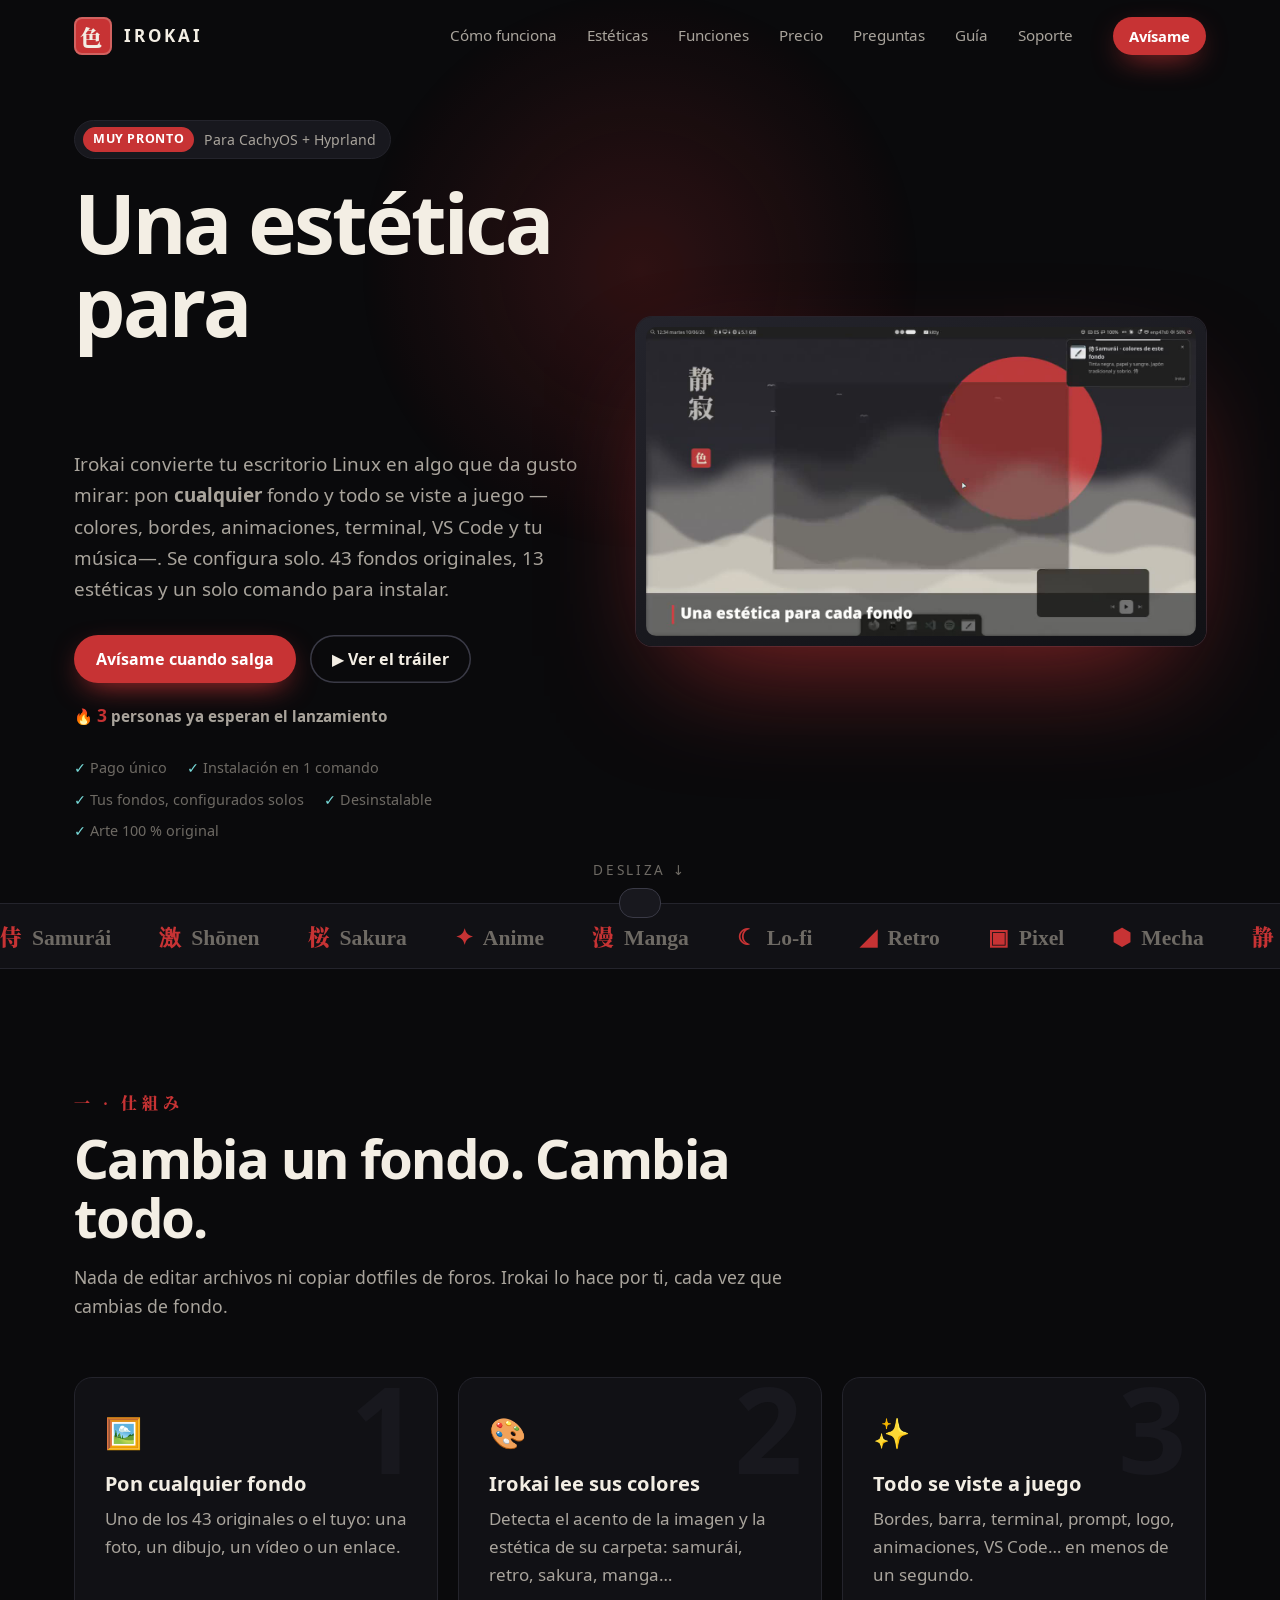
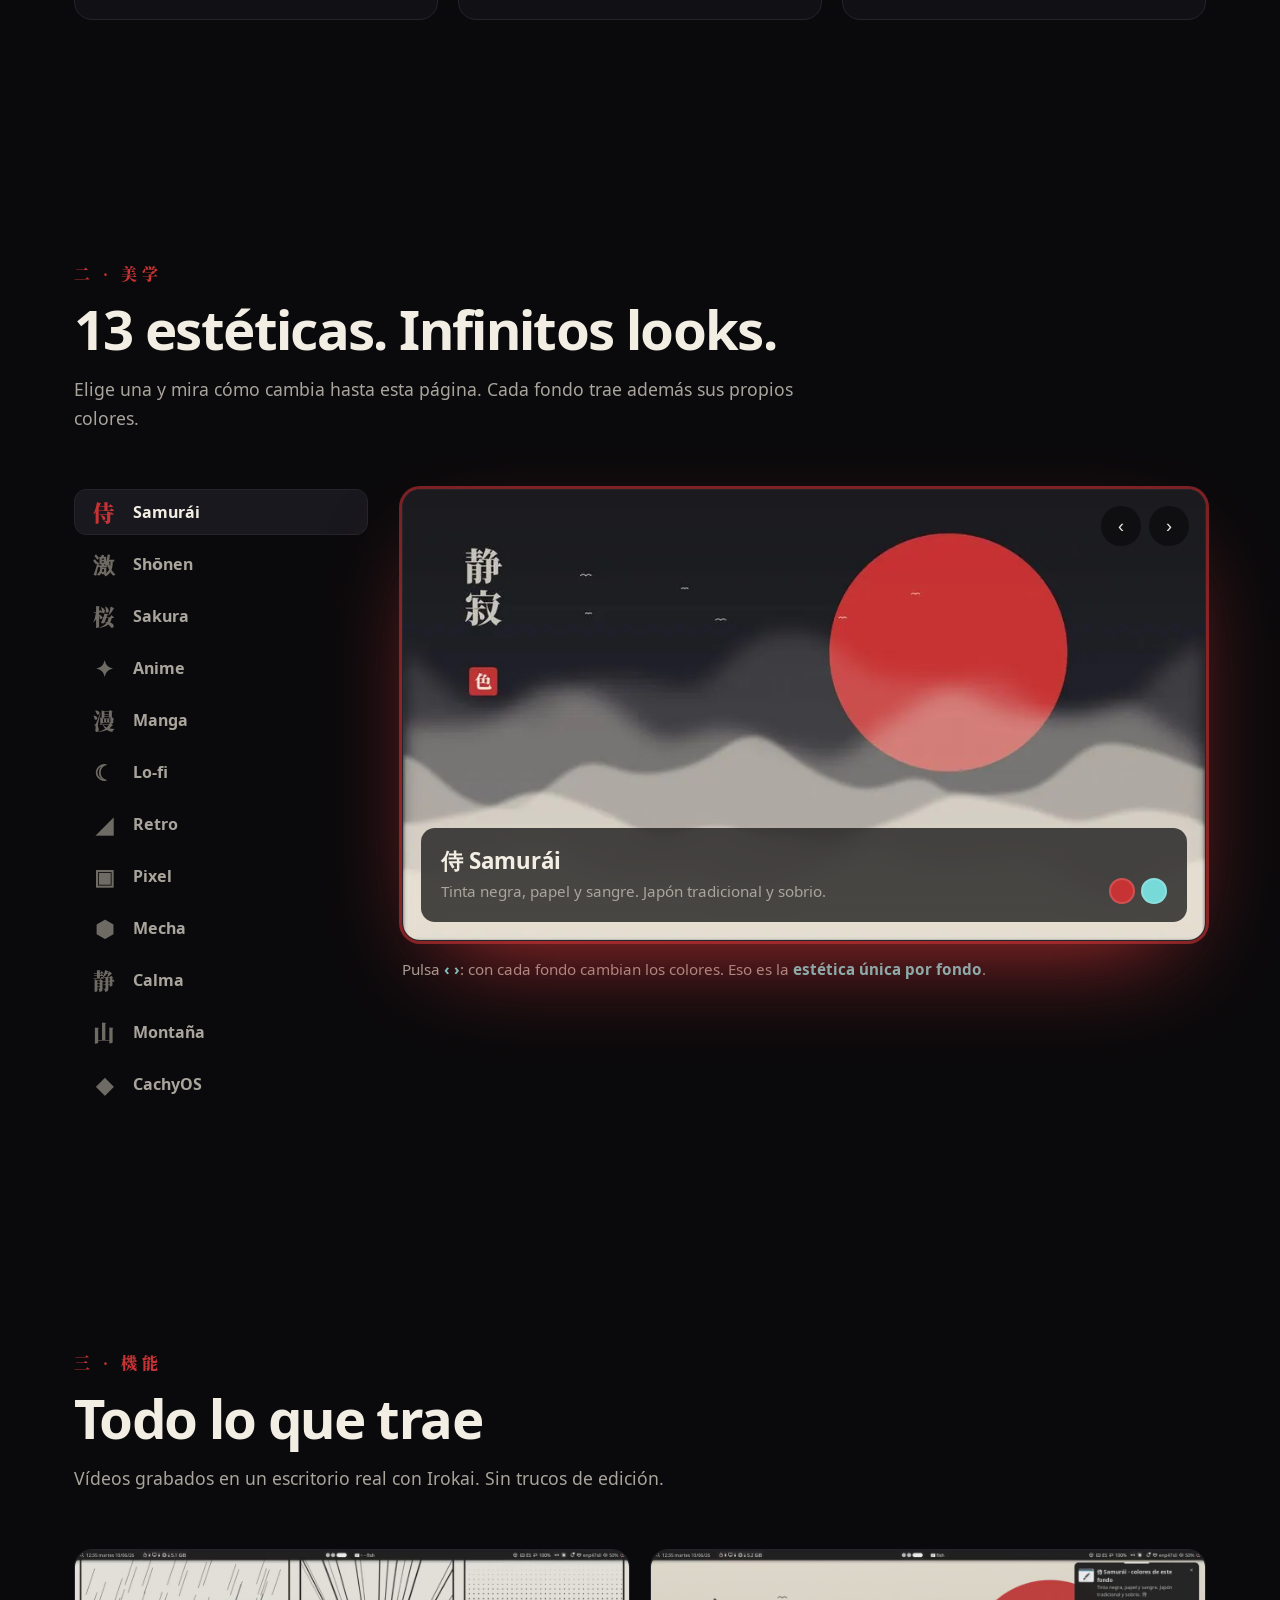
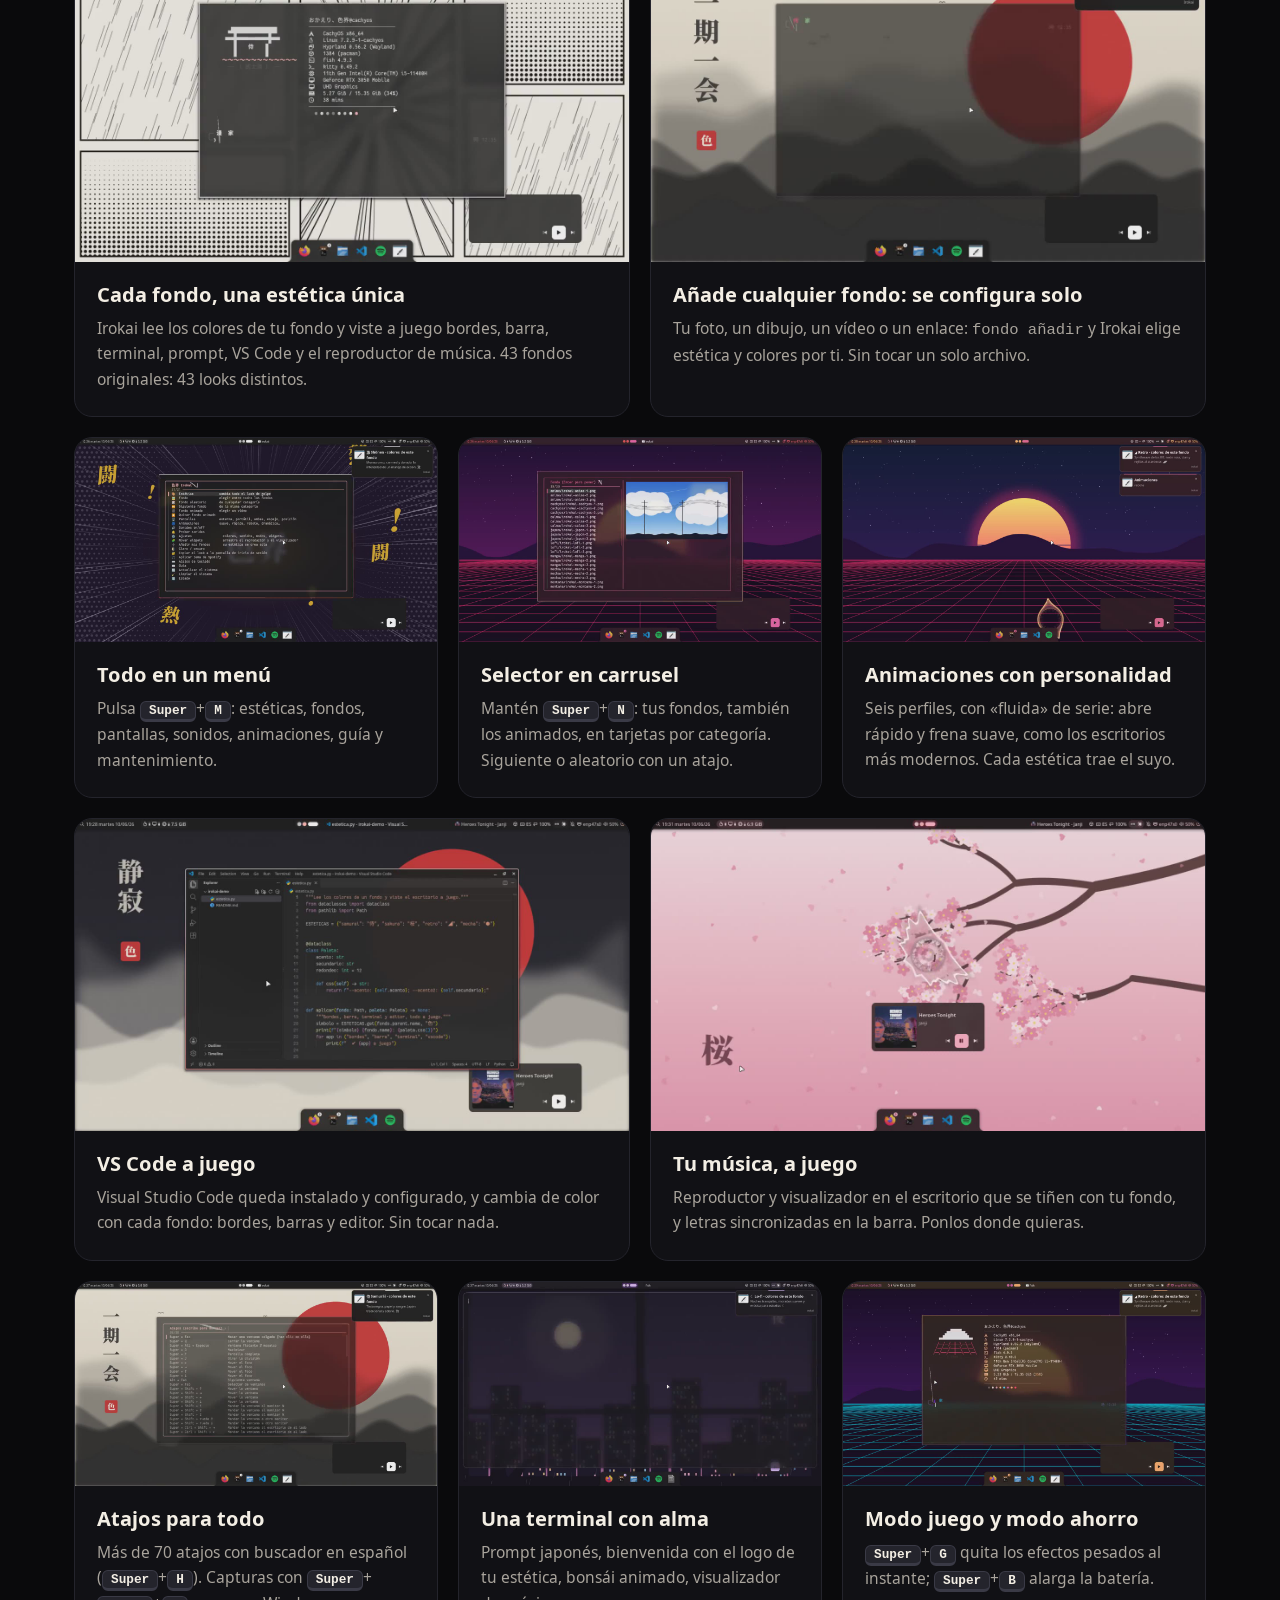
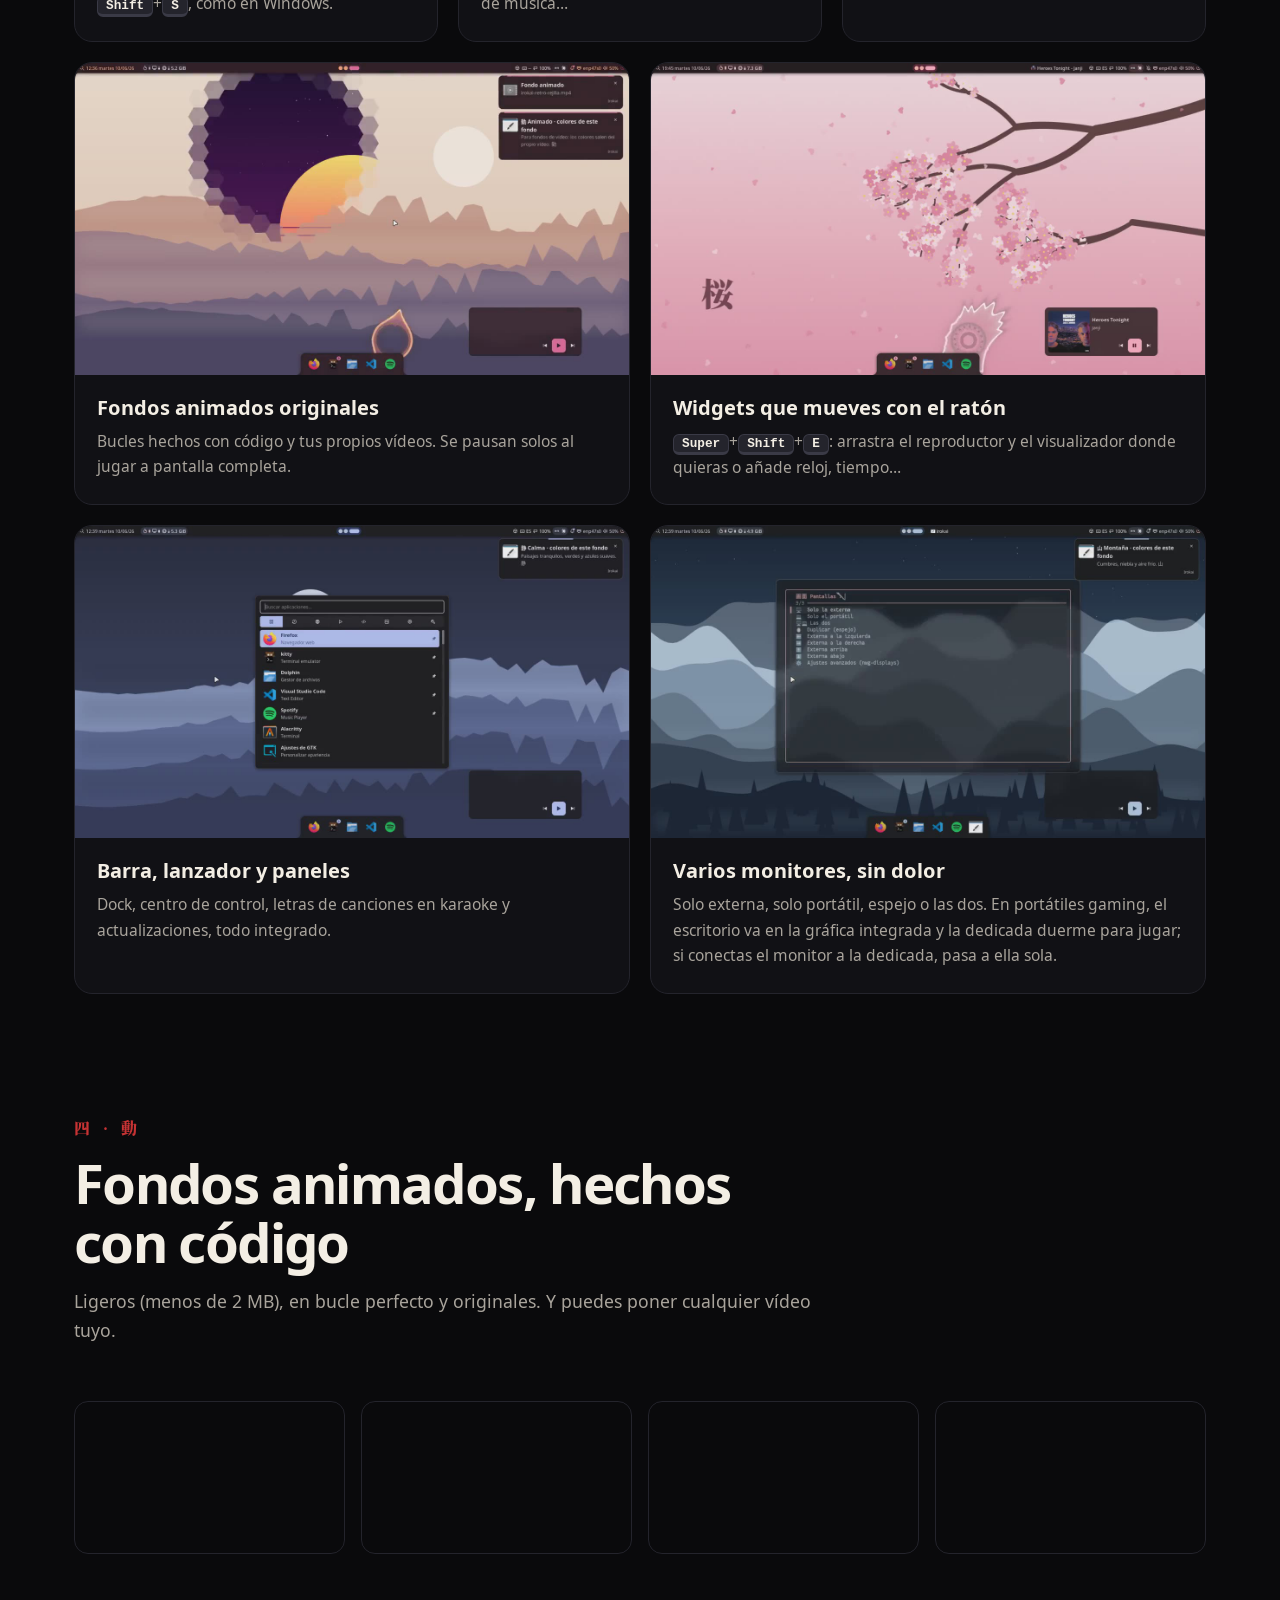
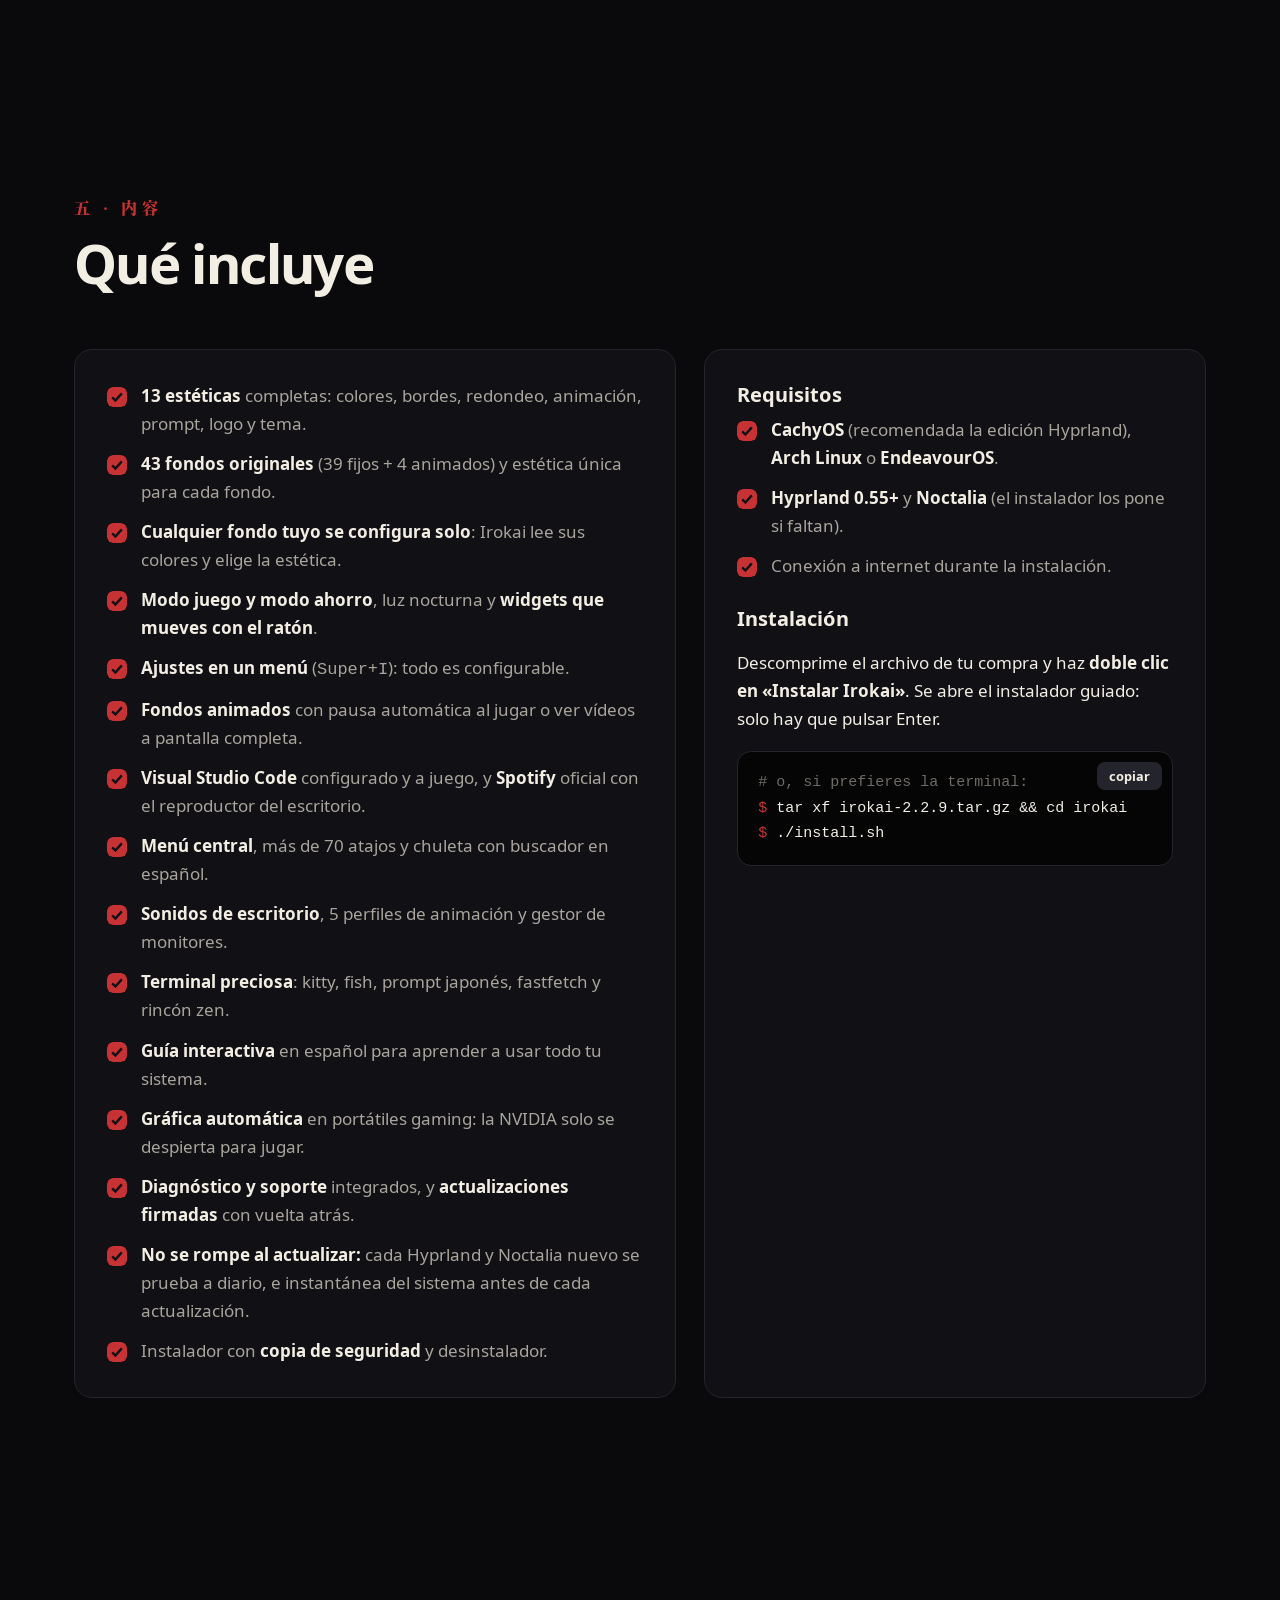
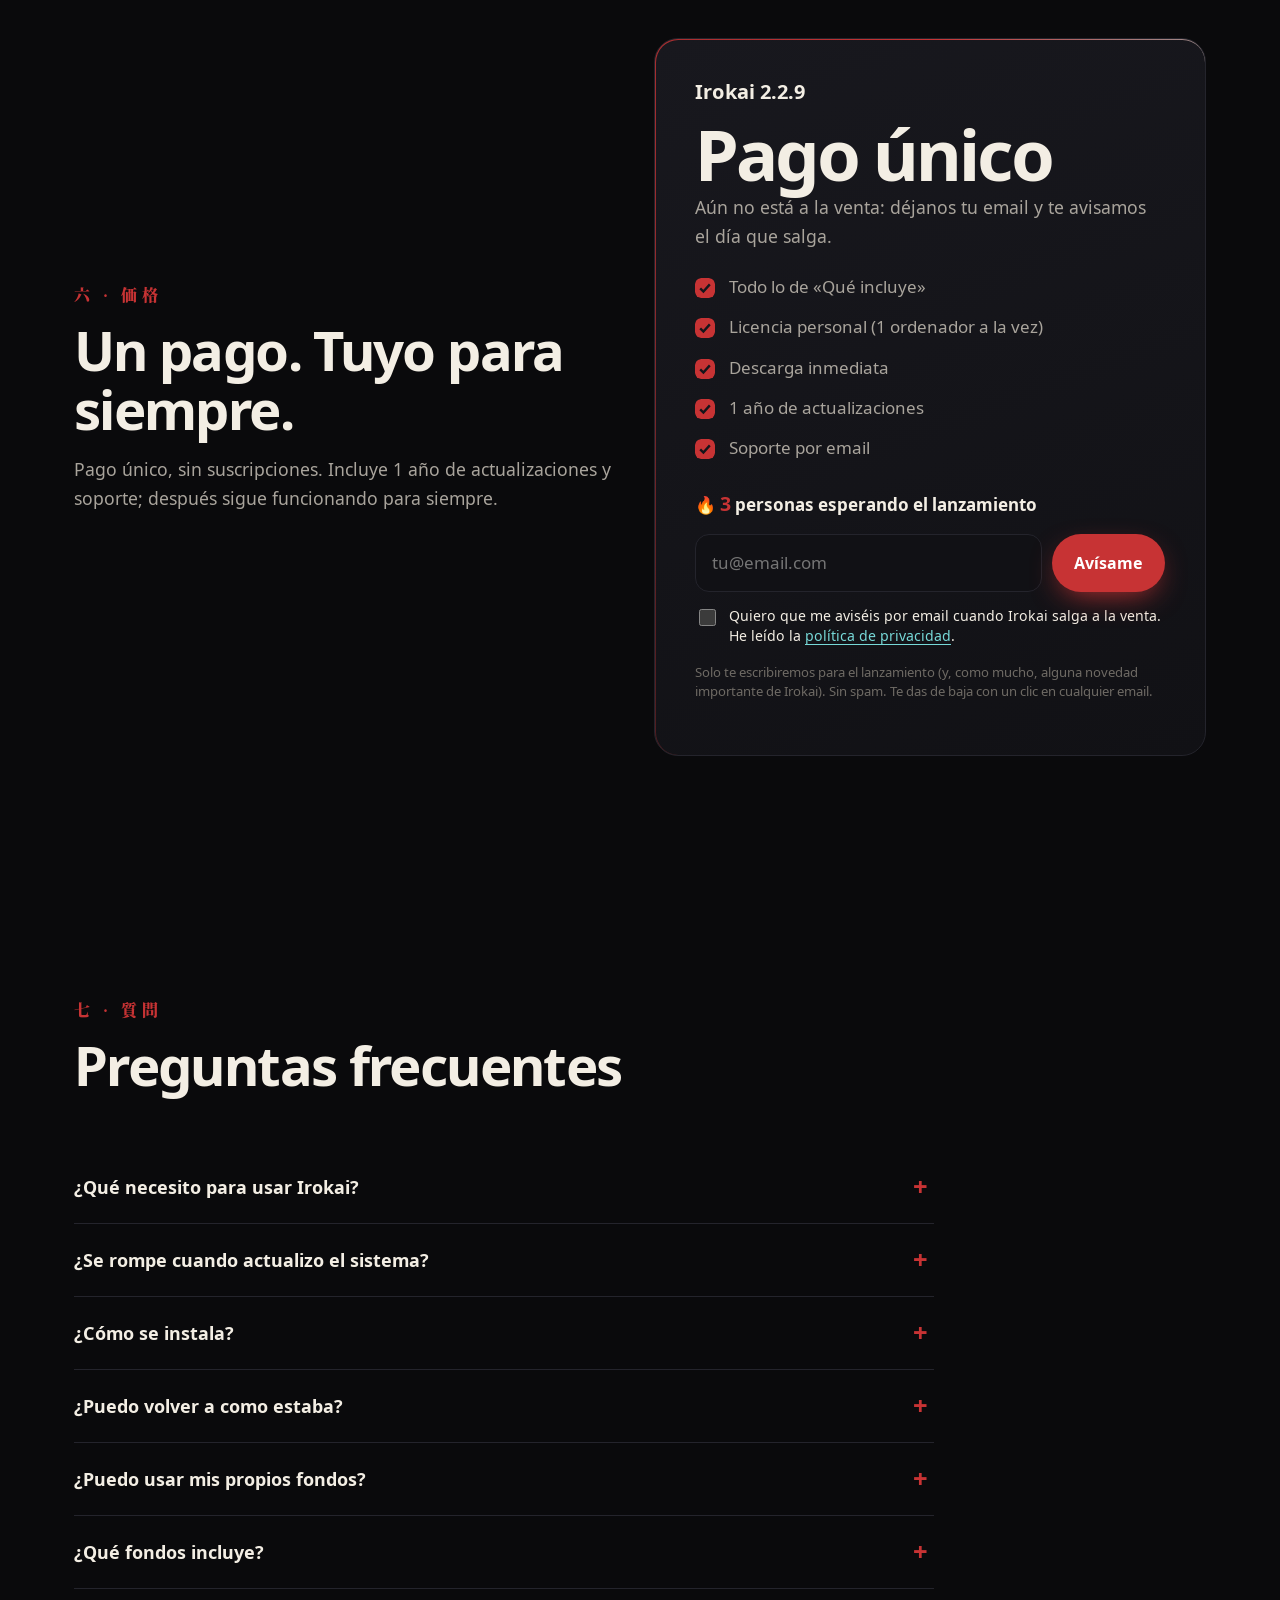
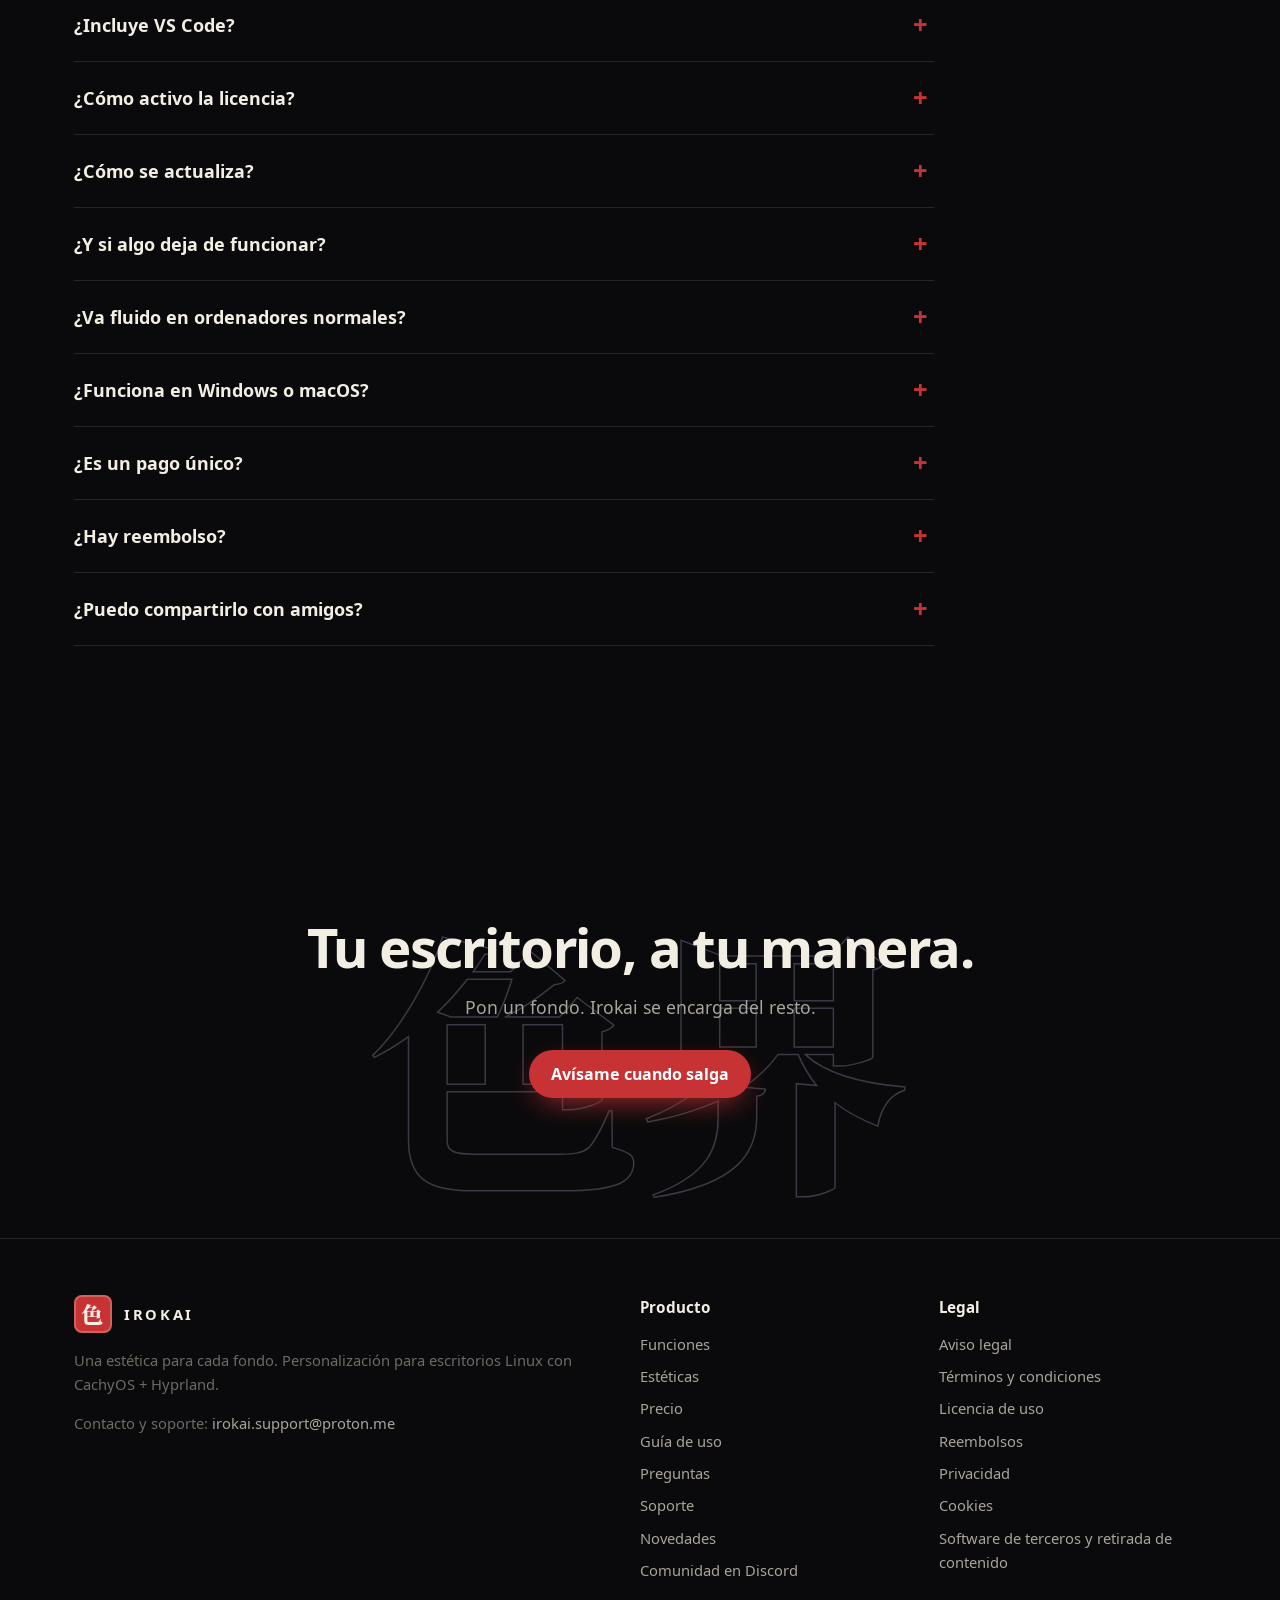
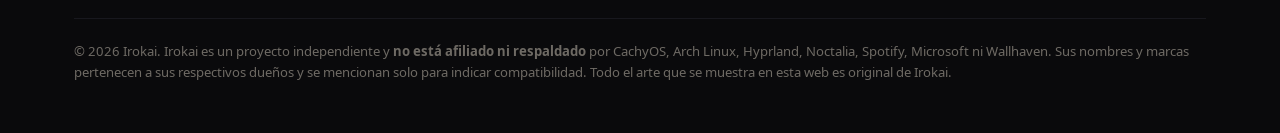
<file: docs/index.html>
<!doctype html>
<html lang="es">
<head>
<meta charset="utf-8">
<meta name="viewport" content="width=device-width, initial-scale=1, viewport-fit=cover">
<title>Irokai · Una estética para cada fondo | Personaliza Hyprland en CachyOS</title>
<meta name="description" content="Irokai viste todo tu escritorio Linux a juego con cada fondo: colores, bordes, animaciones, terminal y VS Code. 43 fondos originales, 13 estéticas e instalación en un comando para CachyOS + Hyprland.">
<link rel="canonical" href="https://danitechia.github.io/irokai-web/">
<meta name="robots" content="index,follow,max-image-preview:large,max-video-preview:-1">
<meta name="theme-color" content="#0A0A0C">
<meta name="color-scheme" content="dark">
<link rel="icon" href="marca/favicon.svg" type="image/svg+xml">
<link rel="manifest" href="manifest.webmanifest">
<meta property="og:type" content="website">
<meta property="og:site_name" content="Irokai">
<meta property="og:locale" content="es_ES">
<meta property="og:title" content="Irokai · Una estética para cada fondo | Personaliza Hyprland en CachyOS">
<meta property="og:description" content="Irokai viste todo tu escritorio Linux a juego con cada fondo: colores, bordes, animaciones, terminal y VS Code. 43 fondos originales, 13 estéticas e instalación en un comando para CachyOS + Hyprland.">
<meta property="og:url" content="https://danitechia.github.io/irokai-web/">
<meta property="og:image" content="https://danitechia.github.io/irokai-web/marca/og.png">
<meta property="og:image:width" content="1200"><meta property="og:image:height" content="630">
<meta property="og:image:alt" content="Irokai 色界 — Una estética para cada fondo">
<meta name="twitter:card" content="summary_large_image">
<meta name="twitter:title" content="Irokai · Una estética para cada fondo | Personaliza Hyprland en CachyOS">
<meta name="twitter:description" content="Irokai viste todo tu escritorio Linux a juego con cada fondo: colores, bordes, animaciones, terminal y VS Code. 43 fondos originales, 13 estéticas e instalación en un comando para CachyOS + Hyprland.">
<meta name="twitter:image" content="https://danitechia.github.io/irokai-web/marca/og.png">
<link rel="preload" href="fuentes/sans-700.woff2" as="font" type="font/woff2" crossorigin>
<link rel="stylesheet" href="estilo.css?v=bb0face2">
<link rel="preload" as="image" href="media/heroe.jpg"><script type="application/ld+json">{"@context": "https://schema.org", "@type": "SoftwareApplication", "name": "Irokai", "alternateName": "色界", "description": "Personalización para escritorios Linux: una estética para cada fondo en CachyOS + Hyprland.", "applicationCategory": "DesktopEnhancementApplication", "operatingSystem": "Linux (CachyOS, Arch Linux) con Hyprland", "softwareVersion": "2.2.9", "inLanguage": "es", "url": "https://danitechia.github.io/irokai-web", "image": "https://danitechia.github.io/irokai-web/marca/og.png", "screenshot": "https://danitechia.github.io/irokai-web/media/trailer.jpg"}</script><script type="application/ld+json">{"@context": "https://schema.org", "@type": "Organization", "name": "Irokai", "url": "https://danitechia.github.io/irokai-web", "logo": "https://danitechia.github.io/irokai-web/marca/favicon.svg", "email": "irokai.support@proton.me", "sameAs": ["https://www.tiktok.com/@daniiatech"]}</script><script type="application/ld+json">{"@context": "https://schema.org", "@type": "FAQPage", "mainEntity": [{"@type": "Question", "name": "¿Qué necesito para usar Irokai?", "acceptedAnswer": {"@type": "Answer", "text": "Un PC con <b>CachyOS</b> (recomendada la edición Hyprland), <b>Arch Linux</b> o <b>EndeavourOS</b>. El instalador pone Hyprland y Noctalia si faltan, trae su propia configuración base si tu sistema no tiene una, y te avisa de todo lo demás."}}, {"@type": "Question", "name": "¿Se rompe cuando actualizo el sistema?", "acceptedAnswer": {"@type": "Answer", "text": "Esa es la promesa de Irokai: <b>no</b>. Cada versión nueva de Hyprland y Noctalia se prueba automáticamente cada día antes de que te llegue. <code>irokai actualizar</code> guarda una instantánea del sistema (puedes volver a ella desde el menú de arranque) y, si llega una versión que aún no está probada con Irokai, te propone esperar solo con esa mientras el resto se actualiza."}}, {"@type": "Question", "name": "¿Cómo se instala?", "acceptedAnswer": {"@type": "Answer", "text": "Descomprimes el archivo de tu compra y haces <b>doble clic en «Instalar Irokai»</b>: se abre el instalador guiado y solo tienes que pulsar Enter (si prefieres la terminal, <code>./install.sh</code>). Instala lo necesario desde los repositorios oficiales, guarda una copia de tu configuración y lo deja todo listo. Tarda unos minutos."}}, {"@type": "Question", "name": "¿Puedo volver a como estaba?", "acceptedAnswer": {"@type": "Answer", "text": "Sí. Antes de tocar nada se guarda una copia de tu configuración, y <code>./uninstall.sh</code> deshace la instalación sin borrar tus fondos."}}, {"@type": "Question", "name": "¿Puedo usar mis propios fondos?", "acceptedAnswer": {"@type": "Answer", "text": "Sí, y es lo mejor: pon cualquier imagen o vídeo con <code>fondo añadir</code> (o cópialo en la carpeta <code>mios</code>) y Irokai lee sus colores, elige la estética que mejor le va y configura todo el escritorio a juego. No tienes que tocar ningún archivo."}}, {"@type": "Question", "name": "¿Qué fondos incluye?", "acceptedAnswer": {"@type": "Answer", "text": "43 fondos <b>originales</b> creados por Irokai (39 fijos en 12 estilos y 4 animados), libres de derechos de terceros. Además, con <code>irokai fondos buscar</code> puedes buscar y descargar tú mismo fondos SFW de Wallhaven para tu uso personal."}}, {"@type": "Question", "name": "¿Incluye VS Code?", "acceptedAnswer": {"@type": "Answer", "text": "Instala <b>Visual Studio Code</b> (de Microsoft, bajo su licencia) y lo configura: se tiñe con los colores de tu fondo. También instala el cliente oficial de <b>Spotify</b>, que funciona con las teclas multimedia, el reproductor del escritorio y las letras en karaoke."}}, {"@type": "Question", "name": "¿Cómo activo la licencia?", "acceptedAnswer": {"@type": "Answer", "text": "El instalador te pide la clave del correo de compra (o luego: <code>irokai licencia activar &lt;clave&gt;</code>). Una licencia es para <b>una persona y un ordenador a la vez</b>: para cambiar de ordenador, <code>irokai licencia desactivar</code> en el anterior y actívala en el nuevo."}}, {"@type": "Question", "name": "¿Cómo se actualiza?", "acceptedAnswer": {"@type": "Answer", "text": "<code>irokai actualizar</code> pone el sistema al día con una instantánea de seguridad y te ofrece la versión nueva de Irokai si la hay: comprueba que es oficial (va firmada), guarda tu versión actual y, si algo fallara, vuelve sola atrás (o tú con <code>irokai actualizar volver</code>)."}}, {"@type": "Question", "name": "¿Y si algo deja de funcionar?", "acceptedAnswer": {"@type": "Answer", "text": "<code>irokai diagnostico</code> revisa lo importante y te dice cómo arreglarlo. Si no se soluciona, <code>irokai soporte</code> prepara un informe sin datos personales para enviarlo por email."}}, {"@type": "Question", "name": "¿Va fluido en ordenadores normales?", "acceptedAnswer": {"@type": "Answer", "text": "Sí. Los efectos están optimizados y los fondos animados se pausan solos con juegos o vídeos a pantalla completa. Si quieres el máximo rendimiento, <kbd>Super</kbd>+<kbd>G</kbd> activa el modo juego, y <kbd>Super</kbd>+<kbd>B</kbd> el modo ahorro."}}, {"@type": "Question", "name": "¿Funciona en Windows o macOS?", "acceptedAnswer": {"@type": "Answer", "text": "No. Irokai es para Linux (CachyOS, Arch Linux o EndeavourOS con Hyprland). Si quieres probarlo, instala CachyOS en otro disco."}}, {"@type": "Question", "name": "¿Es un pago único?", "acceptedAnswer": {"@type": "Answer", "text": "Sí: una vez, con <b>1 año de actualizaciones y soporte</b> incluido. Después Irokai sigue funcionando para siempre; si quieres las versiones nuevas, renuevas otro año. Sin suscripciones."}}, {"@type": "Question", "name": "¿Hay reembolso?", "acceptedAnswer": {"@type": "Answer", "text": "Es contenido digital de descarga inmediata, así que al comprar aceptas perder el derecho de desistimiento. Aun así, si Irokai no funciona como se describe en tu sistema compatible y no lo podemos arreglar, te devolvemos el dinero. Detalles en <a href=\"legal/reembolsos.html\">Reembolsos</a>."}}, {"@type": "Question", "name": "¿Puedo compartirlo con amigos?", "acceptedAnswer": {"@type": "Answer", "text": "La licencia es para una persona: cada uno necesita la suya. Si les gusta, mándales el enlace 💛"}}]}</script><script type="application/ld+json">{"@context": "https://schema.org", "@type": "VideoObject", "name": "Irokai — tráiler", "description": "Una estética para cada fondo en Linux con CachyOS + Hyprland.", "thumbnailUrl": "https://danitechia.github.io/irokai-web/media/trailer.jpg", "contentUrl": "https://danitechia.github.io/irokai-web/media/trailer.mp4", "uploadDate": "2026-11-09"}</script>
</head>
<body>
<a class="saltar" href="#contenido">Saltar al contenido</a>
<div id="progreso"></div><div id="luz" aria-hidden="true"></div>
<header class="cab" id="cab"><div class="contenedor">
  <a class="marca" href="./" aria-label="Irokai, inicio"><span class="sello">色</span>IROKAI</a>
  <button class="hamburguesa" aria-label="Abrir menú" aria-expanded="false" aria-controls="menu">☰</button>
  <nav class="menu" id="menu" aria-label="Principal">
    <a href="#como">Cómo funciona</a><a href="#esteticas">Estéticas</a><a href="#funciones">Funciones</a>
    <a href="#precio">Precio</a><a href="#faq">Preguntas</a><a href="guia/">Guía</a><a href="soporte/">Soporte</a>
  </nav>
  <a class="boton peq" href="#precio" data-comprar>Avísame</a>
</div></header>
<main id="contenido">

<section class="heroe" aria-labelledby="h1">
 <span class="go" style="left:4%;top:20%;animation-delay:0.3s">激</span><span class="go" style="left:46%;top:12%;animation-delay:1.4s">色</span><span class="go" style="left:90%;top:30%;animation-delay:0.8s">界</span><span class="go" style="left:7%;top:76%;animation-delay:2.1s">激</span><span class="go" style="left:93%;top:78%;animation-delay:2.7s">色</span>
 <div class="contenedor">
  <div>
   <span class="etiqueta"><b>MUY PRONTO</b> Para CachyOS + Hyprland</span>
   <h1 id="h1" data-letras>Una estética para <span class="acento">cada fondo.</span></h1>
   <p class="lead">Irokai convierte tu escritorio Linux en algo que da gusto mirar: pon <b>cualquier</b> fondo y todo se viste a juego —colores, bordes, animaciones, terminal, VS Code y tu música—. Se configura solo. 43 fondos originales, 13 estéticas y un solo comando para instalar.</p>
   <div class="acciones">
    <a class="boton" href="#precio" data-comprar>Avísame cuando salga</a>
    <a class="boton fantasma" href="#trailer" data-trailer>▶ Ver el tráiler</a>
   </div>
   <p class="esperando esperando-heroe" hidden>🔥 <b data-esperando></b> personas ya esperan el lanzamiento</p>
   <div class="confianza"><span>Pago único</span><span>Instalación en 1 comando</span><span>Tus fondos, configurados solos</span><span>Desinstalable</span><span>Arte 100 % original</span></div>
  </div>
  <div class="monitor rv" id="video">
   <video autoplay muted loop playsinline preload="metadata" poster="media/heroe.jpg" width="1280" height="720" aria-label="Irokai en acción">
    <source src="media/heroe.mp4" type="video/mp4"></video>
  </div>
 </div>
 <span class="bajar" aria-hidden="true">DESLIZA ↓</span>
</section>

<dialog id="trailer" aria-label="Tráiler de Irokai"><button class="cerrar" type="button" aria-label="Cerrar">✕</button>
 <video controls playsinline preload="none" poster="media/trailer.jpg" width="1920" height="1080" data-src-dialog="media/trailer.mp4"></video></dialog>

<div class="cinta" aria-hidden="true"><div><span><b>侍</b>Samurái</span><span><b>激</b>Shōnen</span><span><b>桜</b>Sakura</span><span><b>✦</b>Anime</span><span><b>漫</b>Manga</span><span><b>☾</b>Lo-fi</span><span><b>◢</b>Retro</span><span><b>▣</b>Pixel</span><span><b>⬢</b>Mecha</span><span><b>静</b>Calma</span><span><b>山</b>Montaña</span><span><b>◆</b>CachyOS</span><span><b>動</b>Animado</span><span><b>侍</b>Samurái</span><span><b>激</b>Shōnen</span><span><b>桜</b>Sakura</span><span><b>✦</b>Anime</span><span><b>漫</b>Manga</span><span><b>☾</b>Lo-fi</span><span><b>◢</b>Retro</span><span><b>▣</b>Pixel</span><span><b>⬢</b>Mecha</span><span><b>静</b>Calma</span><span><b>山</b>Montaña</span><span><b>◆</b>CachyOS</span><span><b>動</b>Animado</span></div></div>

<section id="como" aria-labelledby="h-como"><div class="contenedor">
 <div class="cabecera rv"><span class="kanji">一 · 仕組み</span><h2 id="h-como">Cambia un fondo. Cambia todo.</h2>
  <p class="sub">Nada de editar archivos ni copiar dotfiles de foros. Irokai lo hace por ti, cada vez que cambias de fondo.</p></div>
 <div class="pasos"><div class="paso rv" style="--d:0.0s"><div class="ico">🖼️</div><h3>Pon cualquier fondo</h3><p>Uno de los 43 originales o el tuyo: una foto, un dibujo, un vídeo o un enlace.</p></div><div class="paso rv" style="--d:0.1s"><div class="ico">🎨</div><h3>Irokai lee sus colores</h3><p>Detecta el acento de la imagen y la estética de su carpeta: samurái, retro, sakura, manga…</p></div><div class="paso rv" style="--d:0.2s"><div class="ico">✨</div><h3>Todo se viste a juego</h3><p>Bordes, barra, terminal, prompt, logo, animaciones, VS Code… en menos de un segundo.</p></div></div>
</div></section>

<section id="esteticas" aria-labelledby="h-est"><div class="contenedor">
 <div class="cabecera rv"><span class="kanji">二 · 美学</span><h2 id="h-est">13 estéticas. Infinitos looks.</h2>
  <p class="sub">Elige una y mira cómo cambia hasta esta página. Cada fondo trae además sus propios colores.</p></div>
 <div class="esteticas">
  <div class="lista-est" role="group" aria-label="Estéticas"><button type="button" data-i="0" aria-pressed="true"><i>侍</i>Samurái</button><button type="button" data-i="1" aria-pressed="false"><i>激</i>Shōnen</button><button type="button" data-i="2" aria-pressed="false"><i>桜</i>Sakura</button><button type="button" data-i="3" aria-pressed="false"><i>✦</i>Anime</button><button type="button" data-i="4" aria-pressed="false"><i>漫</i>Manga</button><button type="button" data-i="5" aria-pressed="false"><i>☾</i>Lo-fi</button><button type="button" data-i="6" aria-pressed="false"><i>◢</i>Retro</button><button type="button" data-i="7" aria-pressed="false"><i>▣</i>Pixel</button><button type="button" data-i="8" aria-pressed="false"><i>⬢</i>Mecha</button><button type="button" data-i="9" aria-pressed="false"><i>静</i>Calma</button><button type="button" data-i="10" aria-pressed="false"><i>山</i>Montaña</button><button type="button" data-i="11" aria-pressed="false"><i>◆</i>CachyOS</button><button type="button" data-i="12" aria-pressed="false"><i>動</i>Animado</button></div>
  <div>
   <div class="visor" id="visor">
    <img src="galeria/japon-2.webp" alt="Fondo original de la estética Samurái" width="960" height="540" loading="lazy">
    <div class="flechas"><button type="button" data-paso="-1" aria-label="Fondo anterior">‹</button><button type="button" data-paso="1" aria-label="Fondo siguiente">›</button></div>
    <div class="info"><div><h3 id="est-nombre">侍 Samurái</h3><p id="est-desc">Tinta negra, papel y sangre. Japón tradicional y sobrio.</p></div>
     <div class="muestras" aria-label="Colores de este fondo"><span></span><span></span></div></div>
   </div>
   <p class="nota-unica">Pulsa <b>‹ ›</b>: con cada fondo cambian los colores. Eso es la <b>estética única por fondo</b>.</p>
  </div>
 </div>
</div></section>

<section id="funciones" aria-labelledby="h-func"><div class="contenedor">
 <div class="cabecera rv"><span class="kanji">三 · 機能</span><h2 id="h-func">Todo lo que trae</h2>
  <p class="sub">Vídeos grabados en un escritorio real con Irokai. Sin trucos de edición.</p></div>
 <div class="funciones"><article class="func grande rv" style="--d:0.0s">
  <video muted loop playsinline preload="none" poster="media/unica.jpg" data-src="media/unica.mp4" aria-label="Cada fondo, una estética única" width="1280" height="720"></video>
  <div><h3>Cada fondo, una estética única</h3><p>Irokai lee los colores de tu fondo y viste a juego bordes, barra, terminal, prompt, VS Code y el reproductor de música. 43 fondos originales: 43 looks distintos.</p></div></article><article class="func grande rv" style="--d:0.08s">
  <video muted loop playsinline preload="none" poster="media/anadir.jpg" data-src="media/anadir.mp4" aria-label="Añade cualquier fondo: se configura solo" width="1280" height="720"></video>
  <div><h3>Añade cualquier fondo: se configura solo</h3><p>Tu foto, un dibujo, un vídeo o un enlace: <code>fondo añadir</code> y Irokai elige estética y colores por ti. Sin tocar un solo archivo.</p></div></article><article class="func rv" style="--d:0.16s">
  <video muted loop playsinline preload="none" poster="media/menu.jpg" data-src="media/menu.mp4" aria-label="Todo en un menú" width="1280" height="720"></video>
  <div><h3>Todo en un menú</h3><p>Pulsa <kbd>Super</kbd>+<kbd>M</kbd>: estéticas, fondos, pantallas, sonidos, animaciones, guía y mantenimiento.</p></div></article><article class="func rv" style="--d:0.0s">
  <video muted loop playsinline preload="none" poster="media/fondos.jpg" data-src="media/fondos.mp4" aria-label="Selector en carrusel" width="1280" height="720"></video>
  <div><h3>Selector en carrusel</h3><p>Mantén <kbd>Super</kbd>+<kbd>N</kbd>: tus fondos, también los animados, en tarjetas por categoría. Siguiente o aleatorio con un atajo.</p></div></article><article class="func rv" style="--d:0.08s">
  <video muted loop playsinline preload="none" poster="media/ventanas.jpg" data-src="media/ventanas.mp4" aria-label="Animaciones con personalidad" width="1280" height="720"></video>
  <div><h3>Animaciones con personalidad</h3><p>Seis perfiles, con «fluida» de serie: abre rápido y frena suave, como los escritorios más modernos. Cada estética trae el suyo.</p></div></article><article class="func grande rv" style="--d:0.16s">
  <video muted loop playsinline preload="none" poster="media/vscode.jpg" data-src="media/vscode.mp4" aria-label="VS Code a juego" width="1280" height="720"></video>
  <div><h3>VS Code a juego</h3><p>Visual Studio Code queda instalado y configurado, y cambia de color con cada fondo: bordes, barras y editor. Sin tocar nada.</p></div></article><article class="func grande rv" style="--d:0.0s">
  <video muted loop playsinline preload="none" poster="media/musica.jpg" data-src="media/musica.mp4" aria-label="Tu música, a juego" width="1280" height="720"></video>
  <div><h3>Tu música, a juego</h3><p>Reproductor y visualizador en el escritorio que se tiñen con tu fondo, y letras sincronizadas en la barra. Ponlos donde quieras.</p></div></article><article class="func rv" style="--d:0.08s">
  <video muted loop playsinline preload="none" poster="media/atajos.jpg" data-src="media/atajos.mp4" aria-label="Atajos para todo" width="1280" height="720"></video>
  <div><h3>Atajos para todo</h3><p>Más de 70 atajos con buscador en español (<kbd>Super</kbd>+<kbd>H</kbd>). Capturas con <kbd>Super</kbd>+<kbd>Shift</kbd>+<kbd>S</kbd>, como en Windows.</p></div></article><article class="func rv" style="--d:0.16s">
  <video muted loop playsinline preload="none" poster="media/terminal.jpg" data-src="media/terminal.mp4" aria-label="Una terminal con alma" width="1280" height="720"></video>
  <div><h3>Una terminal con alma</h3><p>Prompt japonés, bienvenida con el logo de tu estética, bonsái animado, visualizador de música…</p></div></article><article class="func rv" style="--d:0.0s">
  <video muted loop playsinline preload="none" poster="media/modos.jpg" data-src="media/modos.mp4" aria-label="Modo juego y modo ahorro" width="1280" height="720"></video>
  <div><h3>Modo juego y modo ahorro</h3><p><kbd>Super</kbd>+<kbd>G</kbd> quita los efectos pesados al instante; <kbd>Super</kbd>+<kbd>B</kbd> alarga la batería.</p></div></article><article class="func grande rv" style="--d:0.08s">
  <video muted loop playsinline preload="none" poster="media/animados.jpg" data-src="media/animados.mp4" aria-label="Fondos animados originales" width="1280" height="720"></video>
  <div><h3>Fondos animados originales</h3><p>Bucles hechos con código y tus propios vídeos. Se pausan solos al jugar a pantalla completa.</p></div></article><article class="func grande rv" style="--d:0.16s">
  <video muted loop playsinline preload="none" poster="media/widgets.jpg" data-src="media/widgets.mp4" aria-label="Widgets que mueves con el ratón" width="1280" height="720"></video>
  <div><h3>Widgets que mueves con el ratón</h3><p><kbd>Super</kbd>+<kbd>Shift</kbd>+<kbd>E</kbd>: arrastra el reproductor y el visualizador donde quieras o añade reloj, tiempo…</p></div></article><article class="func grande rv" style="--d:0.0s">
  <video muted loop playsinline preload="none" poster="media/noctalia.jpg" data-src="media/noctalia.mp4" aria-label="Barra, lanzador y paneles" width="1280" height="720"></video>
  <div><h3>Barra, lanzador y paneles</h3><p>Dock, centro de control, letras de canciones en karaoke y actualizaciones, todo integrado.</p></div></article><article class="func grande rv" style="--d:0.08s">
  <video muted loop playsinline preload="none" poster="media/pantallas.jpg" data-src="media/pantallas.mp4" aria-label="Varios monitores, sin dolor" width="1280" height="720"></video>
  <div><h3>Varios monitores, sin dolor</h3><p>Solo externa, solo portátil, espejo o las dos. En portátiles gaming, el escritorio va en la gráfica integrada y la dedicada duerme para jugar; si conectas el monitor a la dedicada, pasa a ella sola.</p></div></article></div>
</div></section>

<section aria-labelledby="h-anim" style="padding-top:0"><div class="contenedor">
 <div class="cabecera rv"><span class="kanji">四 · 動</span><h2 id="h-anim">Fondos animados, hechos con código</h2>
  <p class="sub">Ligeros (menos de 2 MB), en bucle perfecto y originales. Y puedes poner cualquier vídeo tuyo.</p></div>
 <div class="animados rv"><video muted loop playsinline preload="none" data-src="galeria/anim-retro-rejilla.mp4" aria-label="Fondo animado original: retro rejilla" width="960" height="540"></video><video muted loop playsinline preload="none" data-src="galeria/anim-sakura-noche.mp4" aria-label="Fondo animado original: sakura noche" width="960" height="540"></video><video muted loop playsinline preload="none" data-src="galeria/anim-lofi-lluvia.mp4" aria-label="Fondo animado original: lofi lluvia" width="960" height="540"></video><video muted loop playsinline preload="none" data-src="galeria/anim-mecha-hud.mp4" aria-label="Fondo animado original: mecha hud" width="960" height="540"></video></div>
</div></section>

<section id="incluye" aria-labelledby="h-inc"><div class="contenedor">
 <div class="cabecera rv"><span class="kanji">五 · 内容</span><h2 id="h-inc">Qué incluye</h2></div>
 <div class="incluye">
  <div class="caja rv"><ul class="lista-check">
   <li><b>13 estéticas</b> completas: colores, bordes, redondeo, animación, prompt, logo y tema.</li>
   <li><b>43 fondos originales</b> (39 fijos + 4 animados) y estética única para cada fondo.</li>
   <li><b>Cualquier fondo tuyo se configura solo</b>: Irokai lee sus colores y elige la estética.</li>
   <li><b>Modo juego y modo ahorro</b>, luz nocturna y <b>widgets que mueves con el ratón</b>.</li>
   <li><b>Ajustes en un menú</b> (<kbd>Super</kbd>+<kbd>I</kbd>): todo es configurable.</li>
   <li><b>Fondos animados</b> con pausa automática al jugar o ver vídeos a pantalla completa.</li>
   <li><b>Visual Studio Code</b> configurado y a juego, y <b>Spotify</b> oficial con el reproductor del escritorio.</li>
   <li><b>Menú central</b>, más de 70 atajos y chuleta con buscador en español.</li>
   <li><b>Sonidos de escritorio</b>, 5 perfiles de animación y gestor de monitores.</li>
   <li><b>Terminal preciosa</b>: kitty, fish, prompt japonés, fastfetch y rincón zen.</li>
   <li><b>Guía interactiva</b> en español para aprender a usar todo tu sistema.</li>
   <li><b>Gráfica automática</b> en portátiles gaming: la NVIDIA solo se despierta para jugar.</li>
   <li><b>Diagnóstico y soporte</b> integrados, y <b>actualizaciones firmadas</b> con vuelta atrás.</li>
   <li><b>No se rompe al actualizar:</b> cada Hyprland y Noctalia nuevo se prueba a diario, e instantánea del sistema antes de cada actualización.</li>
   <li>Instalador con <b>copia de seguridad</b> y desinstalador.</li>
  </ul></div>
  <div class="caja rv" style="--d:.1s"><h3>Requisitos</h3><ul class="lista-check">
   <li><b>CachyOS</b> (recomendada la edición Hyprland), <b>Arch Linux</b> o <b>EndeavourOS</b>.</li>
   <li><b>Hyprland 0.55+</b> y <b>Noctalia</b> (el instalador los pone si faltan).</li>
   <li>Conexión a internet durante la instalación.</li></ul>
   <h3 style="margin-top:26px">Instalación</h3>
   <p>Descomprime el archivo de tu compra y haz <b>doble clic en «Instalar Irokai»</b>. Se abre el instalador guiado: solo hay que pulsar Enter.</p>
   <pre class="instalar"><button class="copiar" type="button">copiar</button><span class="c"># o, si prefieres la terminal:</span>
<span class="p">$</span> tar xf irokai-2.2.9.tar.gz && cd irokai
<span class="p">$</span> ./install.sh</pre></div>
 </div>
</div></section>

<section id="precio" aria-labelledby="h-precio"><div class="contenedor precio">
 <div class="rv"><span class="kanji" style="font:900 1rem var(--kanji);color:var(--acento);letter-spacing:.3em">六 · 価格</span>
  <h2 id="h-precio">Un pago. Tuyo para siempre.</h2>
  <p class="sub">Pago único, sin suscripciones. Incluye 1 año de actualizaciones y soporte; después sigue funcionando para siempre.</p></div>
 <div class="tarjeta-precio rv" style="--d:.1s">
  <h3>Irokai 2.2.9</h3>
  <div class="cifra">Pago único</div>
  <p class="sub">Aún no está a la venta: déjanos tu email y te avisamos el día que salga.</p>
  <ul class="lista-check" style="margin:22px 0 26px">
   <li>Todo lo de «Qué incluye»</li><li>Licencia personal (1 ordenador a la vez)</li><li>Descarga inmediata</li><li>1 año de actualizaciones</li><li>Soporte por email</li></ul>
  <p class="esperando" hidden>🔥 <b data-esperando></b> personas esperando el lanzamiento</p>
  <form class="avisame" id="avisame" novalidate>
   <label for="av-email" class="oculto">Tu email</label>
   <div class="fila"><input id="av-email" name="email" type="email" required autocomplete="email" placeholder="tu@email.com" maxlength="120">
    <button class="boton" type="submit">Avísame</button></div>
   <input type="text" name="web" tabindex="-1" autocomplete="off" class="trampa" aria-hidden="true">
   <label class="consentimiento"><input type="checkbox" name="acepto" required>
    <span>Quiero que me aviséis por email cuando Irokai salga a la venta. He leído la <a href="legal/privacidad.html">política de privacidad</a>.</span></label>
   <p class="legal-compra">Solo te escribiremos para el lanzamiento (y, como mucho, alguna novedad importante de Irokai). Sin spam. Te das de baja con un clic en cualquier email.</p>
  </form>
 </div>
</div></section>

<section id="faq" aria-labelledby="h-faq"><div class="contenedor">
 <div class="cabecera rv"><span class="kanji">七 · 質問</span><h2 id="h-faq">Preguntas frecuentes</h2></div>
 <div class="faq rv"><details><summary>¿Qué necesito para usar Irokai?</summary><div><p>Un PC con <b>CachyOS</b> (recomendada la edición Hyprland), <b>Arch Linux</b> o <b>EndeavourOS</b>. El instalador pone Hyprland y Noctalia si faltan, trae su propia configuración base si tu sistema no tiene una, y te avisa de todo lo demás.</p></div></details><details><summary>¿Se rompe cuando actualizo el sistema?</summary><div><p>Esa es la promesa de Irokai: <b>no</b>. Cada versión nueva de Hyprland y Noctalia se prueba automáticamente cada día antes de que te llegue. <code>irokai actualizar</code> guarda una instantánea del sistema (puedes volver a ella desde el menú de arranque) y, si llega una versión que aún no está probada con Irokai, te propone esperar solo con esa mientras el resto se actualiza.</p></div></details><details><summary>¿Cómo se instala?</summary><div><p>Descomprimes el archivo de tu compra y haces <b>doble clic en «Instalar Irokai»</b>: se abre el instalador guiado y solo tienes que pulsar Enter (si prefieres la terminal, <code>./install.sh</code>). Instala lo necesario desde los repositorios oficiales, guarda una copia de tu configuración y lo deja todo listo. Tarda unos minutos.</p></div></details><details><summary>¿Puedo volver a como estaba?</summary><div><p>Sí. Antes de tocar nada se guarda una copia de tu configuración, y <code>./uninstall.sh</code> deshace la instalación sin borrar tus fondos.</p></div></details><details><summary>¿Puedo usar mis propios fondos?</summary><div><p>Sí, y es lo mejor: pon cualquier imagen o vídeo con <code>fondo añadir</code> (o cópialo en la carpeta <code>mios</code>) y Irokai lee sus colores, elige la estética que mejor le va y configura todo el escritorio a juego. No tienes que tocar ningún archivo.</p></div></details><details><summary>¿Qué fondos incluye?</summary><div><p>43 fondos <b>originales</b> creados por Irokai (39 fijos en 12 estilos y 4 animados), libres de derechos de terceros. Además, con <code>irokai fondos buscar</code> puedes buscar y descargar tú mismo fondos SFW de Wallhaven para tu uso personal.</p></div></details><details><summary>¿Incluye VS Code?</summary><div><p>Instala <b>Visual Studio Code</b> (de Microsoft, bajo su licencia) y lo configura: se tiñe con los colores de tu fondo. También instala el cliente oficial de <b>Spotify</b>, que funciona con las teclas multimedia, el reproductor del escritorio y las letras en karaoke.</p></div></details><details><summary>¿Cómo activo la licencia?</summary><div><p>El instalador te pide la clave del correo de compra (o luego: <code>irokai licencia activar &lt;clave&gt;</code>). Una licencia es para <b>una persona y un ordenador a la vez</b>: para cambiar de ordenador, <code>irokai licencia desactivar</code> en el anterior y actívala en el nuevo.</p></div></details><details><summary>¿Cómo se actualiza?</summary><div><p><code>irokai actualizar</code> pone el sistema al día con una instantánea de seguridad y te ofrece la versión nueva de Irokai si la hay: comprueba que es oficial (va firmada), guarda tu versión actual y, si algo fallara, vuelve sola atrás (o tú con <code>irokai actualizar volver</code>).</p></div></details><details><summary>¿Y si algo deja de funcionar?</summary><div><p><code>irokai diagnostico</code> revisa lo importante y te dice cómo arreglarlo. Si no se soluciona, <code>irokai soporte</code> prepara un informe sin datos personales para enviarlo por email.</p></div></details><details><summary>¿Va fluido en ordenadores normales?</summary><div><p>Sí. Los efectos están optimizados y los fondos animados se pausan solos con juegos o vídeos a pantalla completa. Si quieres el máximo rendimiento, <kbd>Super</kbd>+<kbd>G</kbd> activa el modo juego, y <kbd>Super</kbd>+<kbd>B</kbd> el modo ahorro.</p></div></details><details><summary>¿Funciona en Windows o macOS?</summary><div><p>No. Irokai es para Linux (CachyOS, Arch Linux o EndeavourOS con Hyprland). Si quieres probarlo, instala CachyOS en otro disco.</p></div></details><details><summary>¿Es un pago único?</summary><div><p>Sí: una vez, con <b>1 año de actualizaciones y soporte</b> incluido. Después Irokai sigue funcionando para siempre; si quieres las versiones nuevas, renuevas otro año. Sin suscripciones.</p></div></details><details><summary>¿Hay reembolso?</summary><div><p>Es contenido digital de descarga inmediata, así que al comprar aceptas perder el derecho de desistimiento. Aun así, si Irokai no funciona como se describe en tu sistema compatible y no lo podemos arreglar, te devolvemos el dinero. Detalles en <a href="legal/reembolsos.html">Reembolsos</a>.</p></div></details><details><summary>¿Puedo compartirlo con amigos?</summary><div><p>La licencia es para una persona: cada uno necesita la suya. Si les gusta, mándales el enlace 💛</p></div></details></div>
</div></section>

<section class="final" aria-labelledby="h-final"><div class="contenedor" style="position:relative">
 <div class="gigante" aria-hidden="true">色界</div>
 <h2 id="h-final" class="rv">Tu escritorio, a tu manera.</h2>
 <p class="sub rv">Pon un fondo. Irokai se encarga del resto.</p>
 <div class="acciones rv" style="justify-content:center;margin-top:28px"><a class="boton" href="#precio" data-comprar>Avísame cuando salga</a></div>
</div></section>

</main>
<footer><div class="contenedor">
 <div class="rejilla">
  <div><a class="marca" href="./"><span class="sello">色</span>IROKAI</a>
   <p>Una estética para cada fondo. Personalización para escritorios Linux con CachyOS + Hyprland.</p>
   <p>Contacto y soporte: <a href="mailto:irokai.support@proton.me">irokai.support@proton.me</a></p></div>
  <div><h4>Producto</h4><ul><li><a href="#funciones">Funciones</a></li><li><a href="#esteticas">Estéticas</a></li>
   <li><a href="#precio">Precio</a></li><li><a href="guia/">Guía de uso</a></li><li><a href="#faq">Preguntas</a></li><li><a href="soporte/">Soporte</a></li><li><a href="novedades/">Novedades</a></li><li><a href="discord/">Comunidad en Discord</a></li></ul></div>
  <div><h4>Legal</h4><ul><li><a href="legal/aviso-legal.html">Aviso legal</a></li><li><a href="legal/terminos.html">Términos y condiciones</a></li>
   <li><a href="legal/licencia.html">Licencia de uso</a></li><li><a href="legal/reembolsos.html">Reembolsos</a></li>
   <li><a href="legal/privacidad.html">Privacidad</a></li><li><a href="legal/cookies.html">Cookies</a></li>
   <li><a href="legal/terceros.html">Software de terceros y retirada de contenido</a></li></ul></div>
 </div>
 <p class="descargo">© 2026 Irokai. Irokai es un proyecto independiente y <b>no está afiliado ni respaldado</b> por CachyOS, Arch Linux,
 Hyprland, Noctalia, Spotify, Microsoft ni Wallhaven. Sus nombres y marcas pertenecen a sus respectivos dueños y se mencionan solo para indicar compatibilidad.
 Todo el arte que se muestra en esta web es original de Irokai.</p>
</div></footer>
<div id="aviso" role="status" aria-live="polite"></div>
<script>window.IROKAI={"compra": "", "lista": "https://buttondown.com/api/emails/embed-subscribe/irokainews", "esperando_min": 1, "esteticas": [{"id": "samurai", "nombre": "Samurái", "simbolo": "侍", "desc": "Tinta negra, papel y sangre. Japón tradicional y sobrio.", "acento": "#e53935", "animacion": "suave", "imagenes": ["galeria/japon-2.webp", "galeria/japon-1.webp", "galeria/japon-3.webp"], "colores": [["#C73334", "#77D9D8"], ["#C83838", "#77D9D9"], ["#9E2F29", "#E4C49D"]]}, {"id": "shonen", "nombre": "Shōnen", "simbolo": "激", "desc": "Monocromo, carmesí y dorado: la intensidad de un manga de acción.", "acento": "#c62828", "animacion": "dramatica", "imagenes": ["galeria/shonen-1.webp", "galeria/shonen-2.webp", "galeria/shonen-3.webp", "galeria/shonen-4.webp", "galeria/shonen-5.webp", "galeria/shonen-6.webp"], "colores": [["#9F2425", "#77D9D8"], ["#C19931", "#7792D9"], ["#BC4443", "#77D8D9"], ["#F4C531", "#EA417A"], ["#F25DA3", "#F6E15F"], ["#32D2B7", "#F36B3B"]]}, {"id": "sakura", "nombre": "Sakura", "simbolo": "桜", "desc": "Primavera japonesa: rosa, crema y pétalos.", "acento": "#d27e99", "animacion": "suave", "imagenes": ["galeria/sakura-1.webp", "galeria/sakura-2.webp", "galeria/sakura-3.webp"], "colores": [["#AE6F89", "#B174B8"], ["#ECA6BA", "#77D9BD"], ["#75689E", "#5672B8"]]}, {"id": "anime", "nombre": "Anime", "simbolo": "✦", "desc": "Colores vivos sacados del fondo, como un opening.", "acento": "#7e9cd8", "animacion": "rebote", "imagenes": ["galeria/anime-1.webp", "galeria/anime-2.webp", "galeria/anime-3.webp"], "colores": [["#3677DB", "#D9B277"], ["#E99072", "#B86881"], ["#355A9E", "#D9B777"]]}, {"id": "manga", "nombre": "Manga", "simbolo": "漫", "desc": "Blanco y negro puro, como una página de manga.", "acento": "#ffffff", "animacion": "rapida", "imagenes": ["galeria/manga-1.webp", "galeria/manga-2.webp", "galeria/manga-3.webp"], "colores": [["#ffffff", "#D4A72C"], ["#ffffff", "#D4A72C"], ["#ffffff", "#D4A72C"]]}, {"id": "lofi", "nombre": "Lo-fi", "simbolo": "☾", "desc": "Noches tranquilas, morados suaves y música para estudiar.", "acento": "#957fb8", "animacion": "suave", "imagenes": ["galeria/lofi-1.webp", "galeria/lofi-2.webp", "galeria/lofi-3.webp"], "colores": [["#6A499E", "#B3D977"], ["#38629E", "#D9B177"], ["#9E537B", "#C27C73"]]}, {"id": "retro", "nombre": "Retro", "simbolo": "◢", "desc": "Synthwave de los 80: neón rosa, cian y rejillas al atardecer. ◢◤", "acento": "#ff2a6d", "animacion": "rebote", "imagenes": ["galeria/retro-1.webp", "galeria/retro-2.webp", "galeria/retro-3.webp"], "colores": [["#85179E", "#FDA66D"], ["#FCA96D", "#4D2CB8"], ["#60109E", "#FDA56D"]]}, {"id": "pixel", "nombre": "Pixel", "simbolo": "▣", "desc": "Pixel art y nostalgia de 16 bits.", "acento": "#ffb000", "animacion": "rapida", "imagenes": ["galeria/pixel-1.webp", "galeria/pixel-2.webp", "galeria/pixel-3.webp"], "colores": [["#4B5FA8", "#5DB87C"], ["#E1566F", "#8F6AB8"], ["#37A6B9", "#4CB88E"]]}, {"id": "mecha", "nombre": "Mecha", "simbolo": "⬢", "desc": "Robots gigantes: morado, verde ácido y alertas de sistema.", "acento": "#7cfc00", "animacion": "dramatica", "imagenes": ["galeria/mecha-1.webp", "galeria/mecha-2.webp", "galeria/mecha-3.webp"], "colores": [["#55259E", "#7CDA21"], ["#DC5822", "#77BCD9"], ["#37D2B7", "#7A7AB8"]]}, {"id": "calma", "nombre": "Calma", "simbolo": "静", "desc": "Paisajes tranquilos, verdes y azules suaves.", "acento": "#7aa89f", "animacion": "suave", "imagenes": ["galeria/calma-1.webp", "galeria/calma-2.webp", "galeria/calma-3.webp"], "colores": [["#CDA191", "#897BB8"], ["#719E99", "#D97782"], ["#56639E", "#D9C877"]]}, {"id": "montana", "nombre": "Montaña", "simbolo": "山", "desc": "Cumbres, niebla y aire frío.", "acento": "#98bb6c", "animacion": "suave", "imagenes": ["galeria/montana-1.webp", "galeria/montana-2.webp", "galeria/montana-3.webp"], "colores": [["#6B829E", "#D9AC77"], ["#BD8667", "#77B6D9"], ["#789E88", "#D977AF"]]}, {"id": "cachyos", "nombre": "CachyOS", "simbolo": "◆", "desc": "Los colores oficiales de CachyOS: verde azulado y azul noche.", "acento": "#00aa84", "animacion": "suave", "imagenes": ["galeria/cachyos-1.webp", "galeria/cachyos-2.webp", "galeria/cachyos-3.webp"], "colores": [["#12B6B2", "#D9777A"], ["#37579E", "#6DB8B8"], ["#109E8E", "#D97782"]]}, {"id": "animados", "nombre": "Animado", "simbolo": "動", "desc": "Para fondos de vídeo: los colores salen del propio vídeo.", "acento": "#e6c384", "animacion": "suave", "imagenes": ["galeria/animados-1.webp"], "colores": [["#FDA26C", "#9D1CB8"]]}]};</script>
<script src="app.js?v=75cc6d68" defer></script>
</body>
</html>
</file>
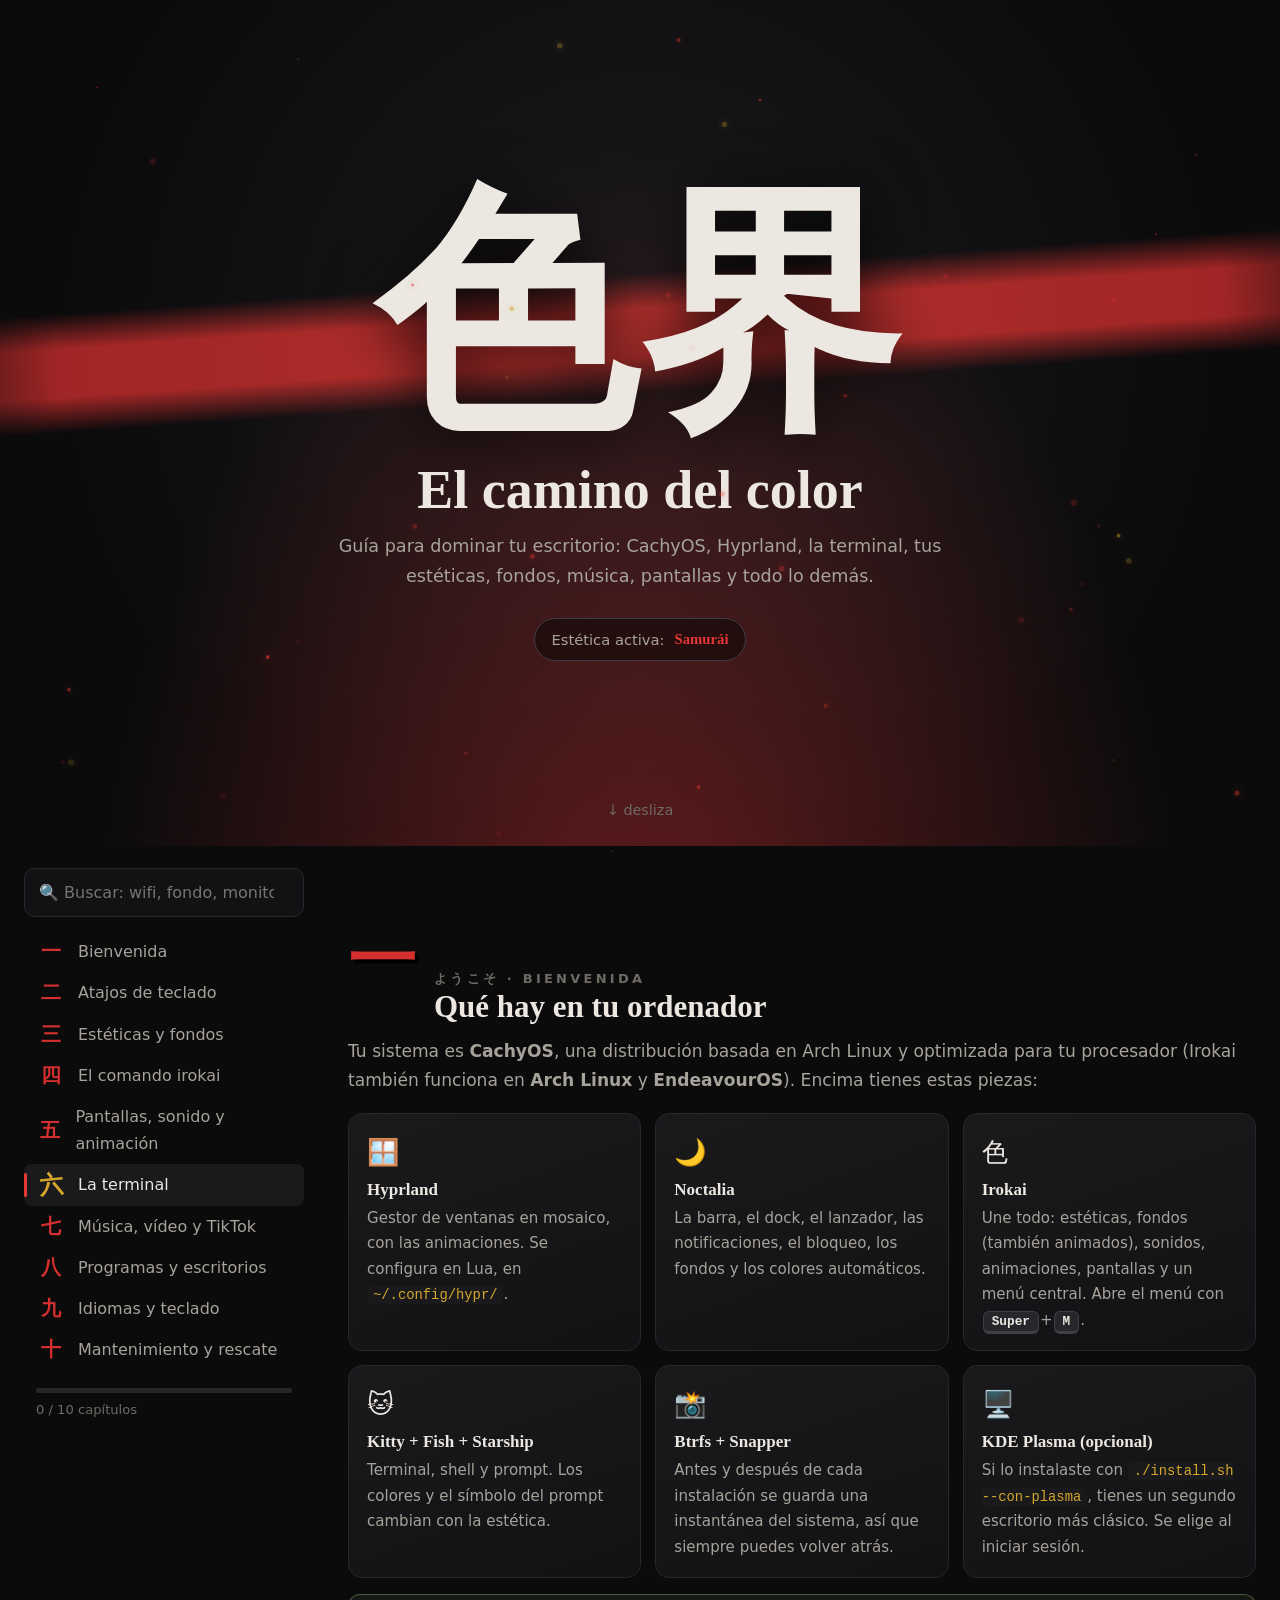
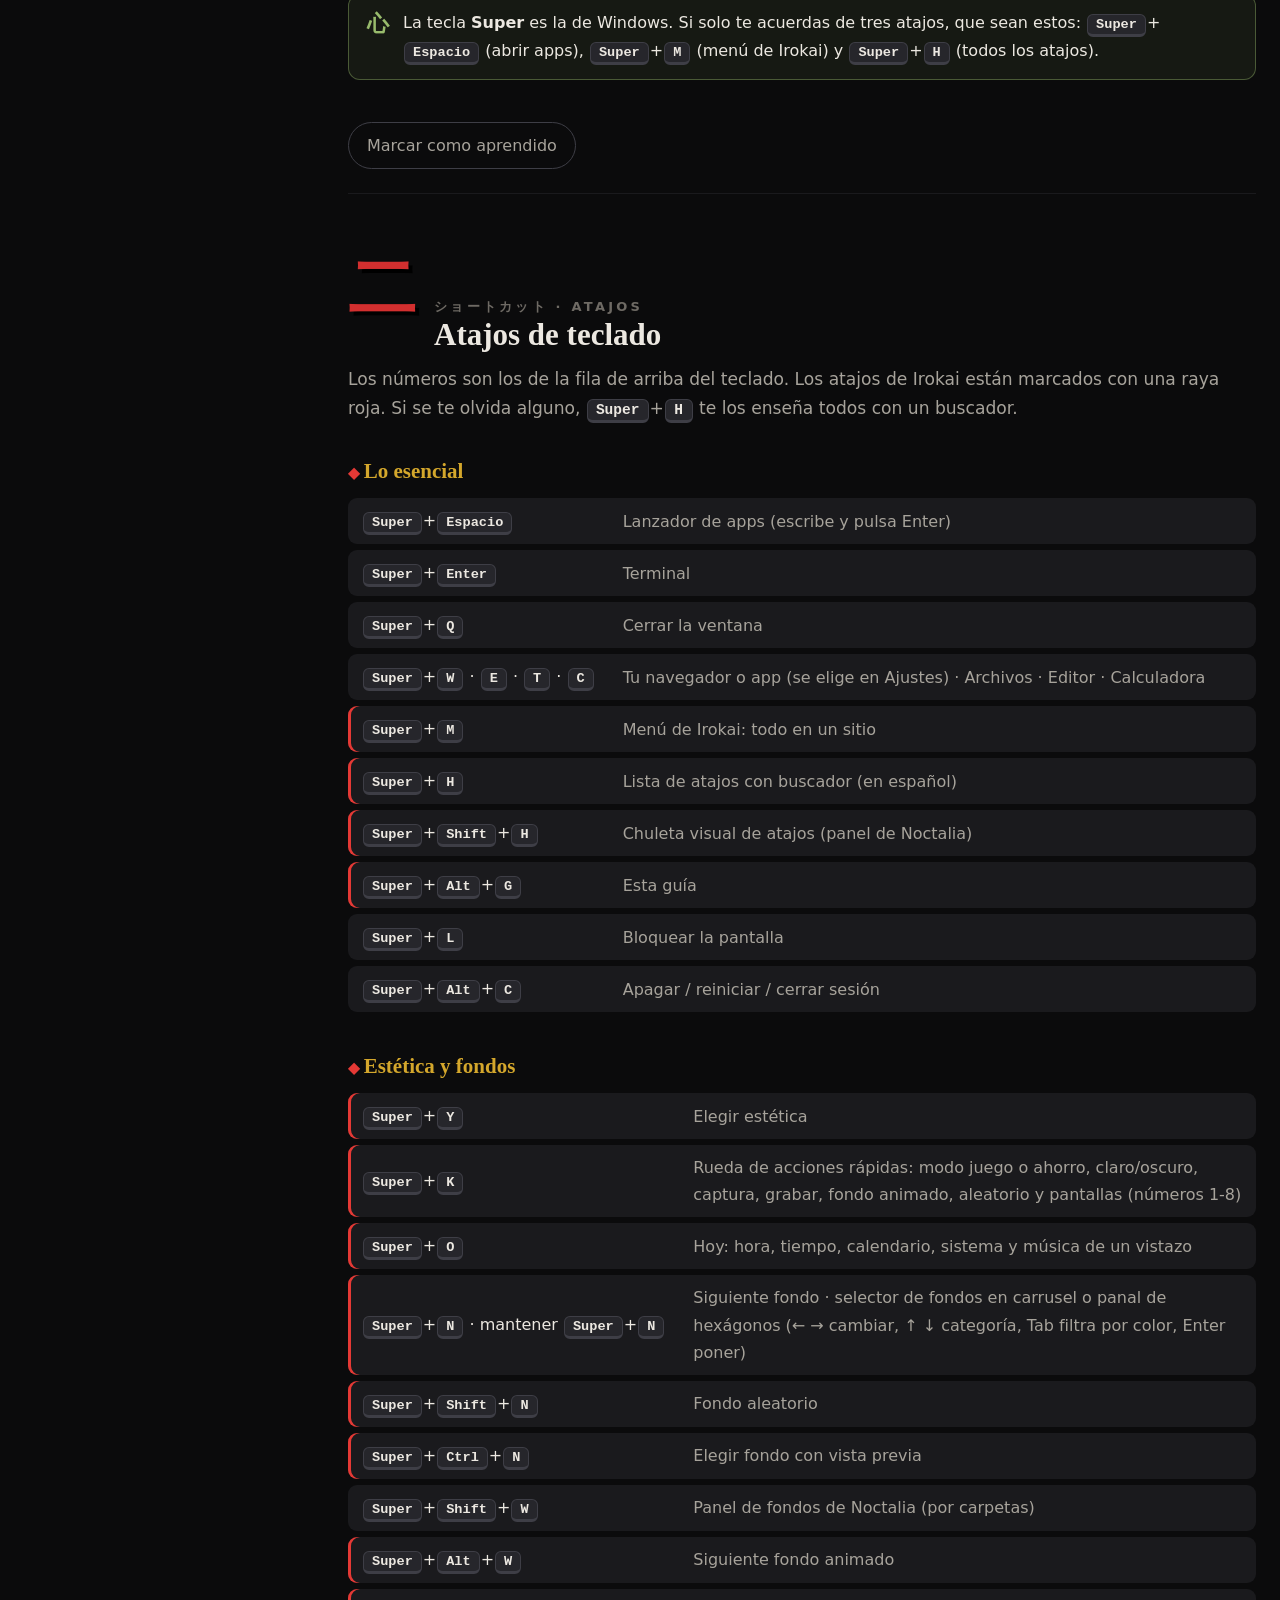
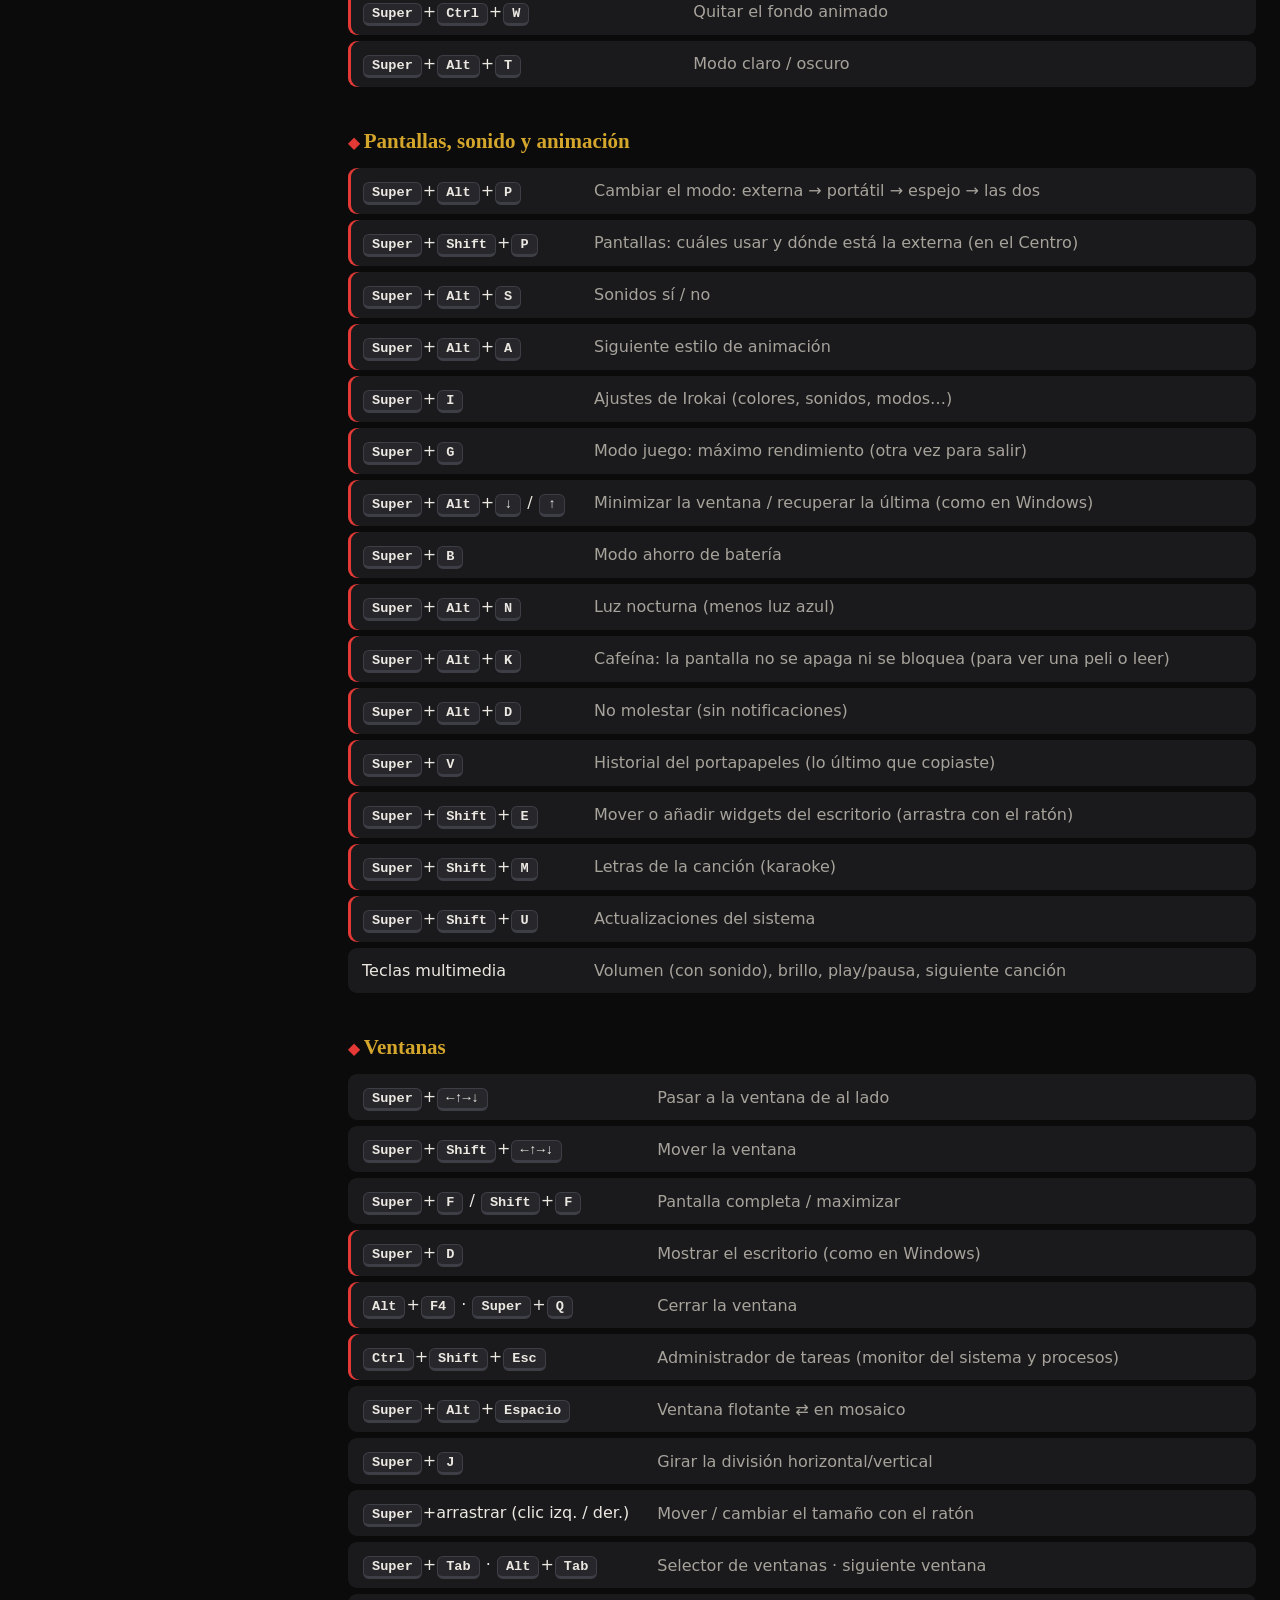
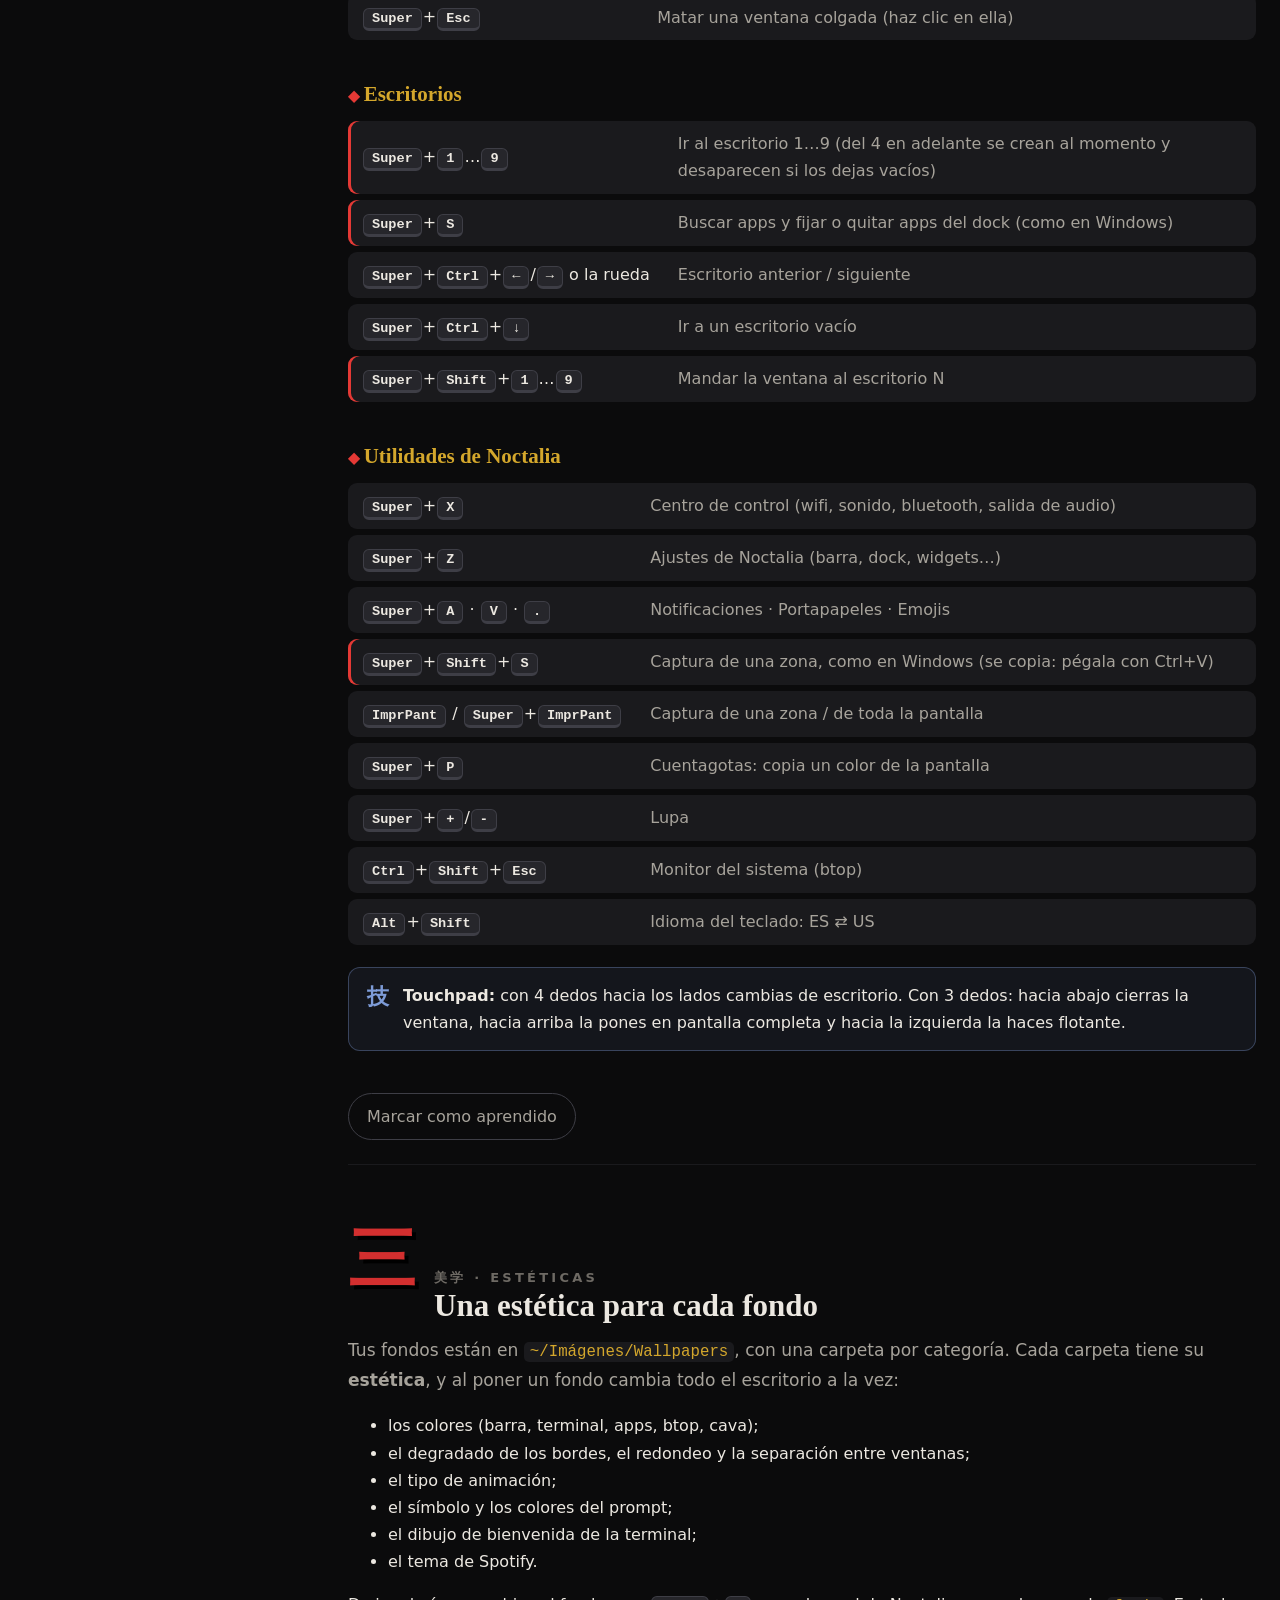
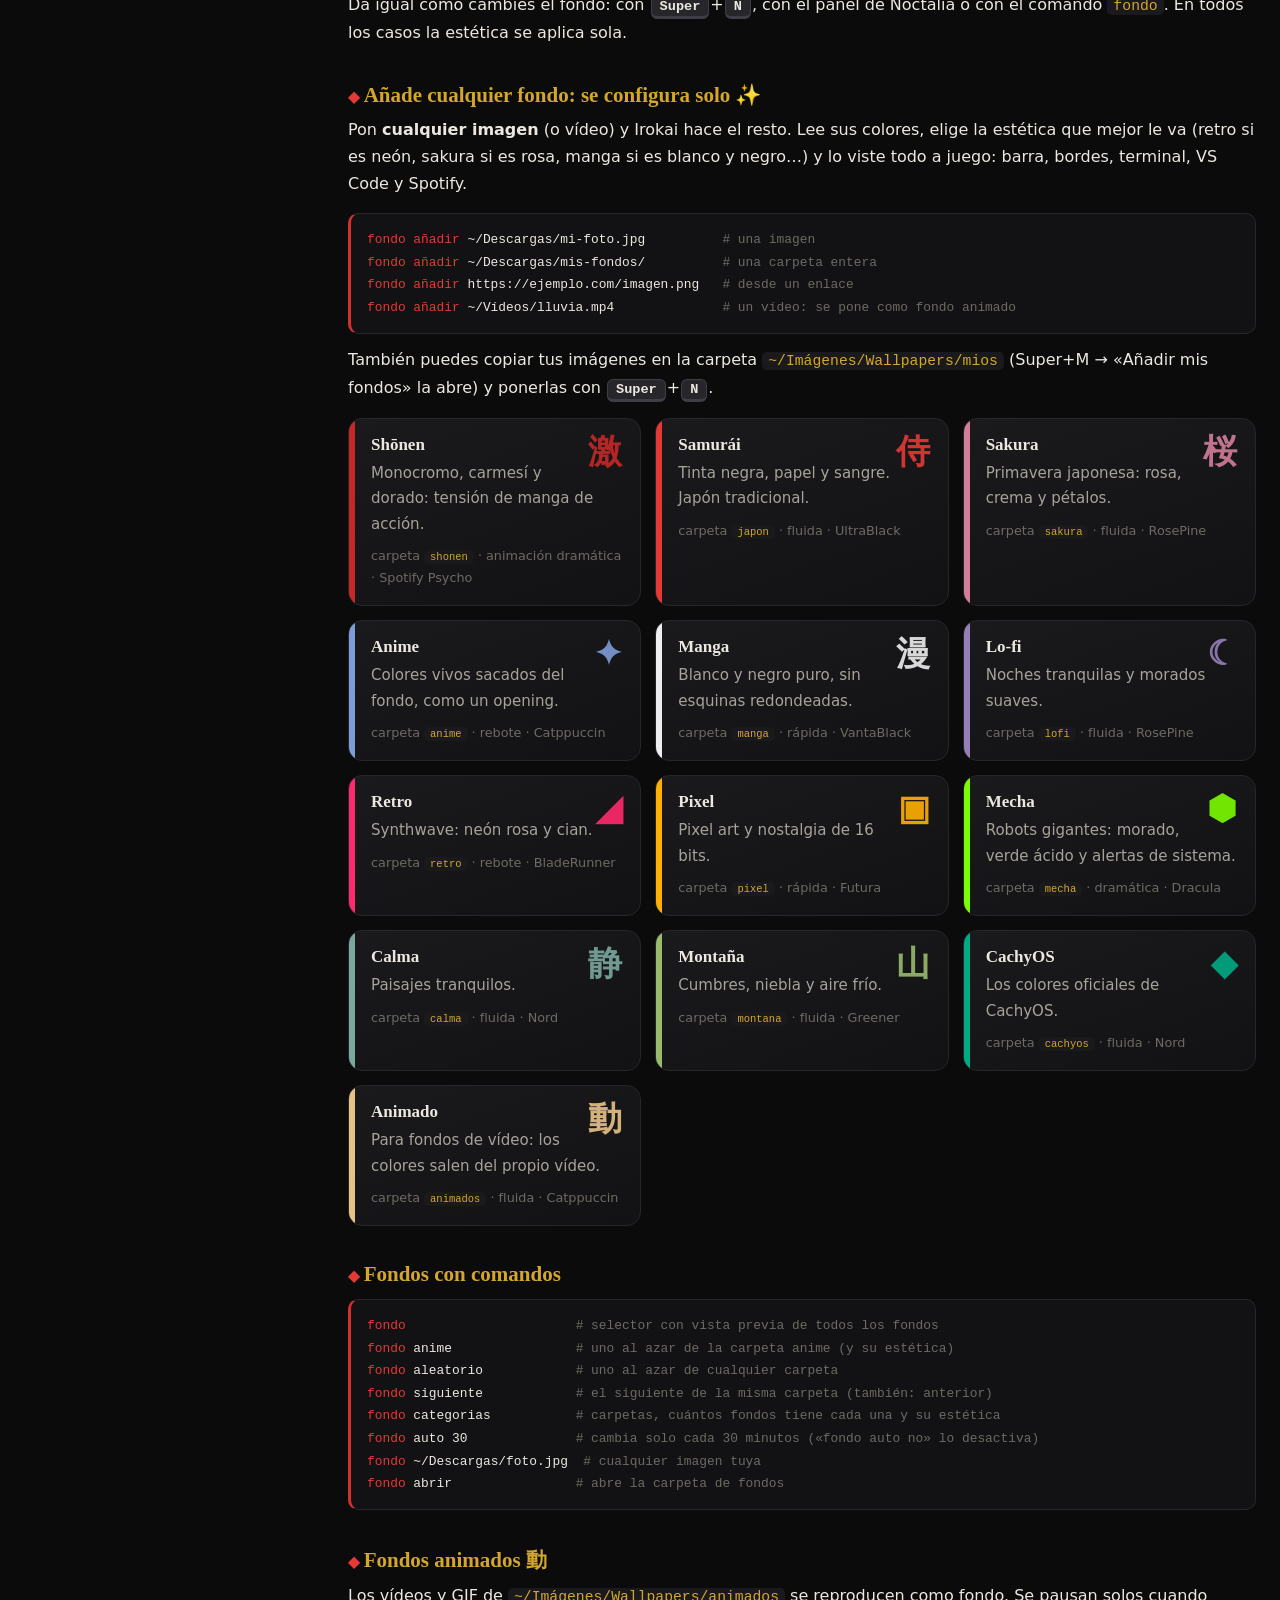
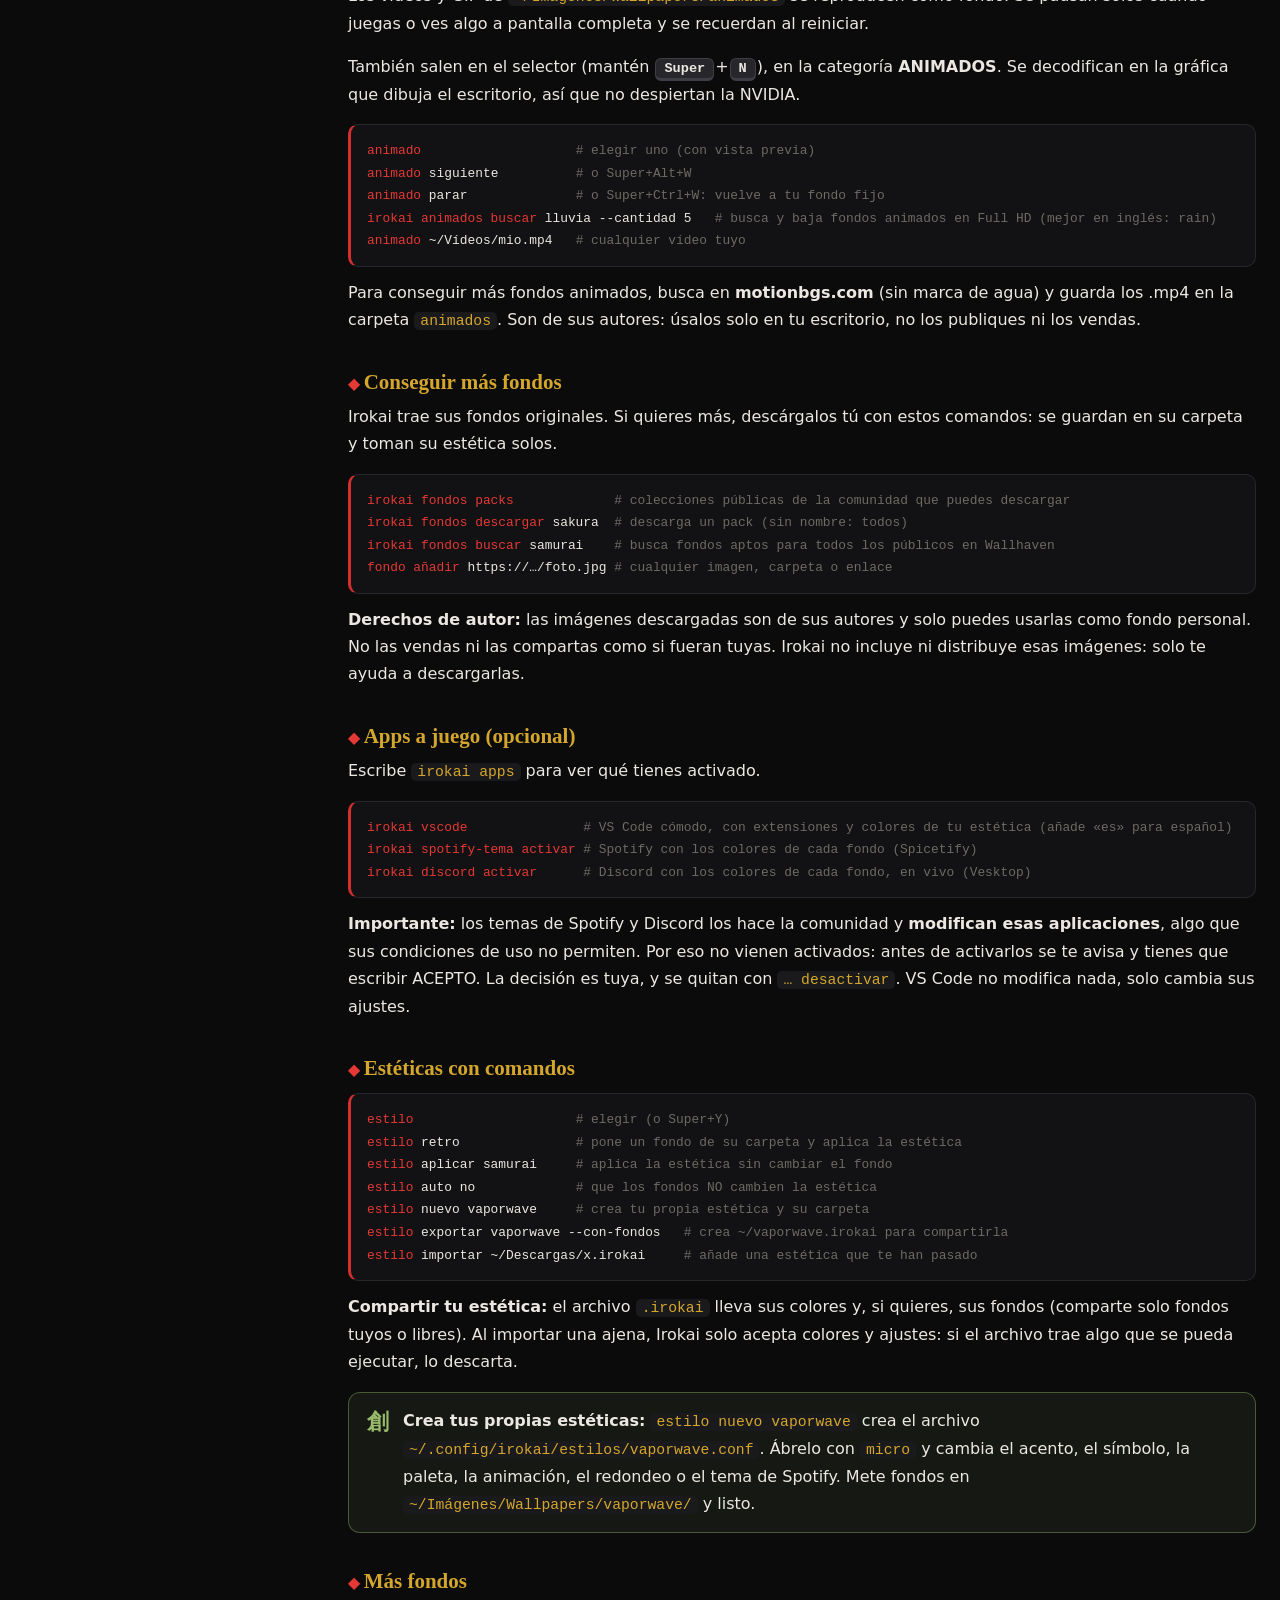
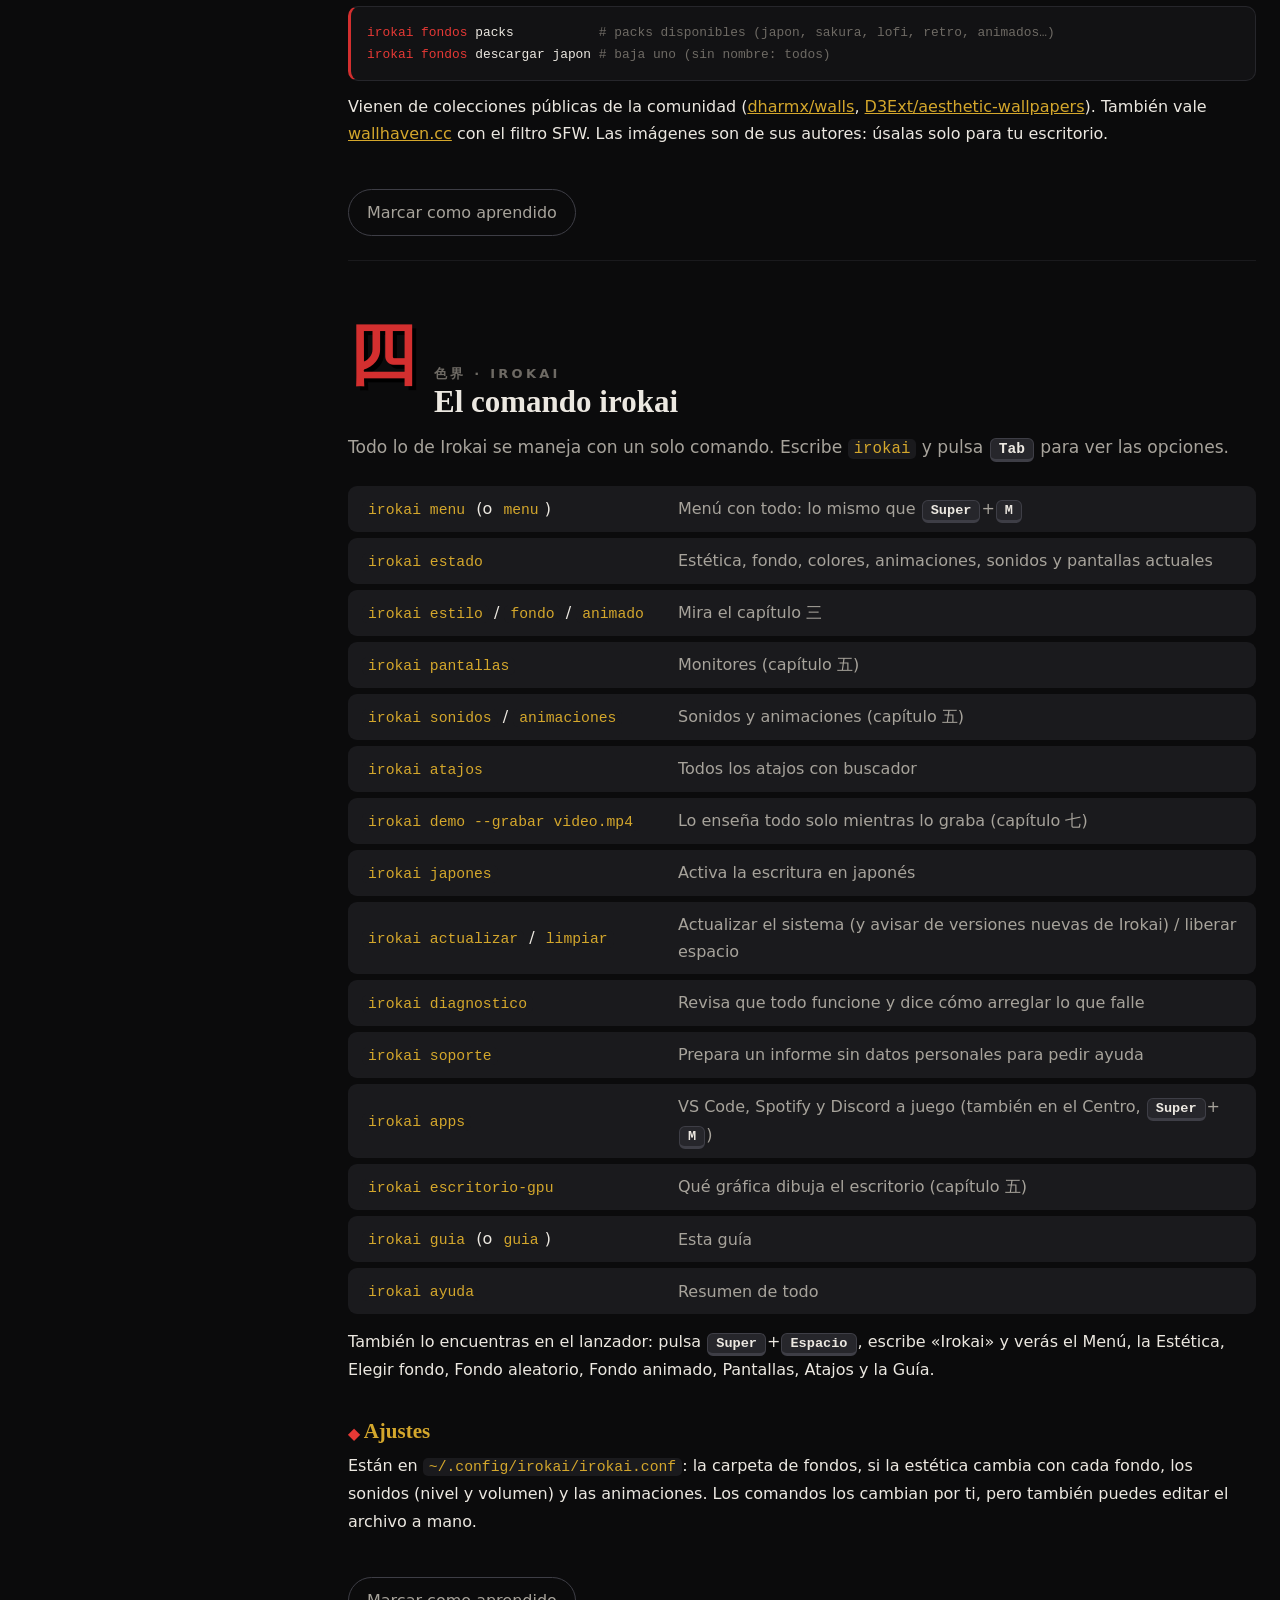
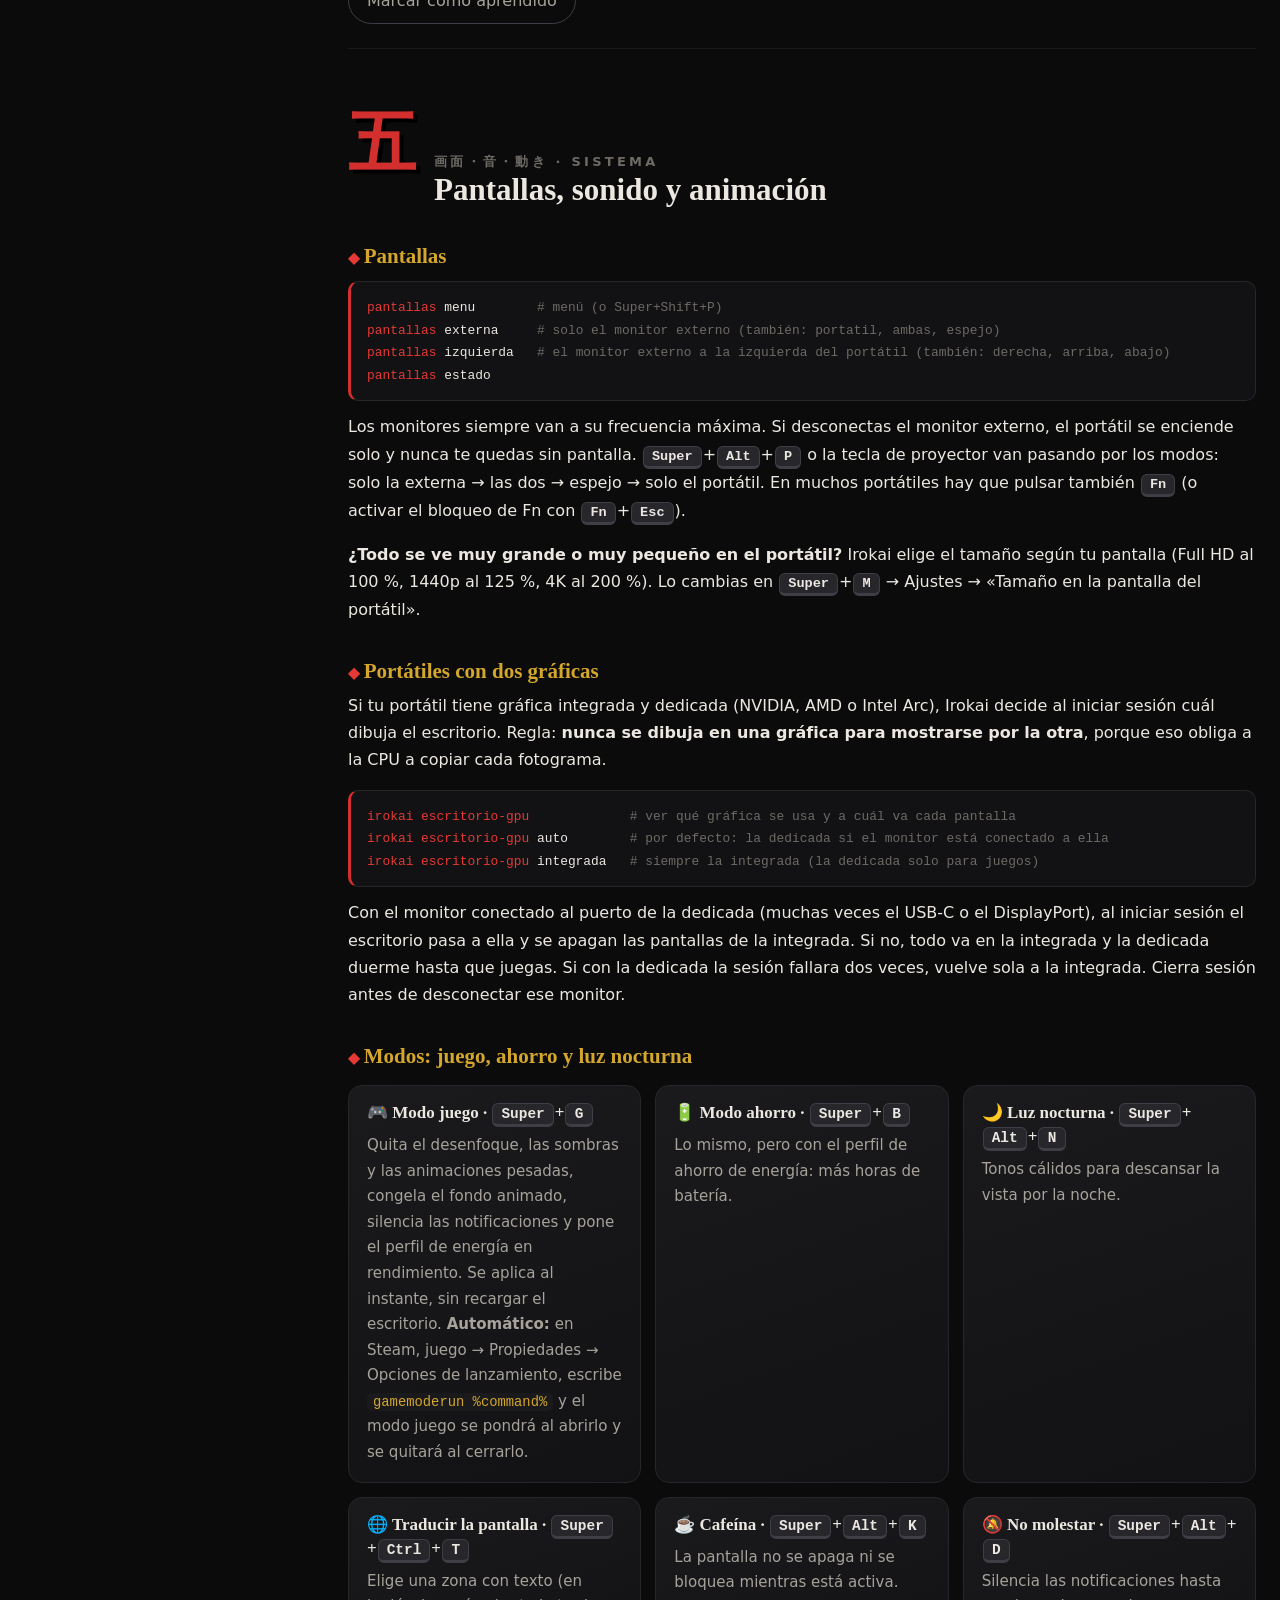
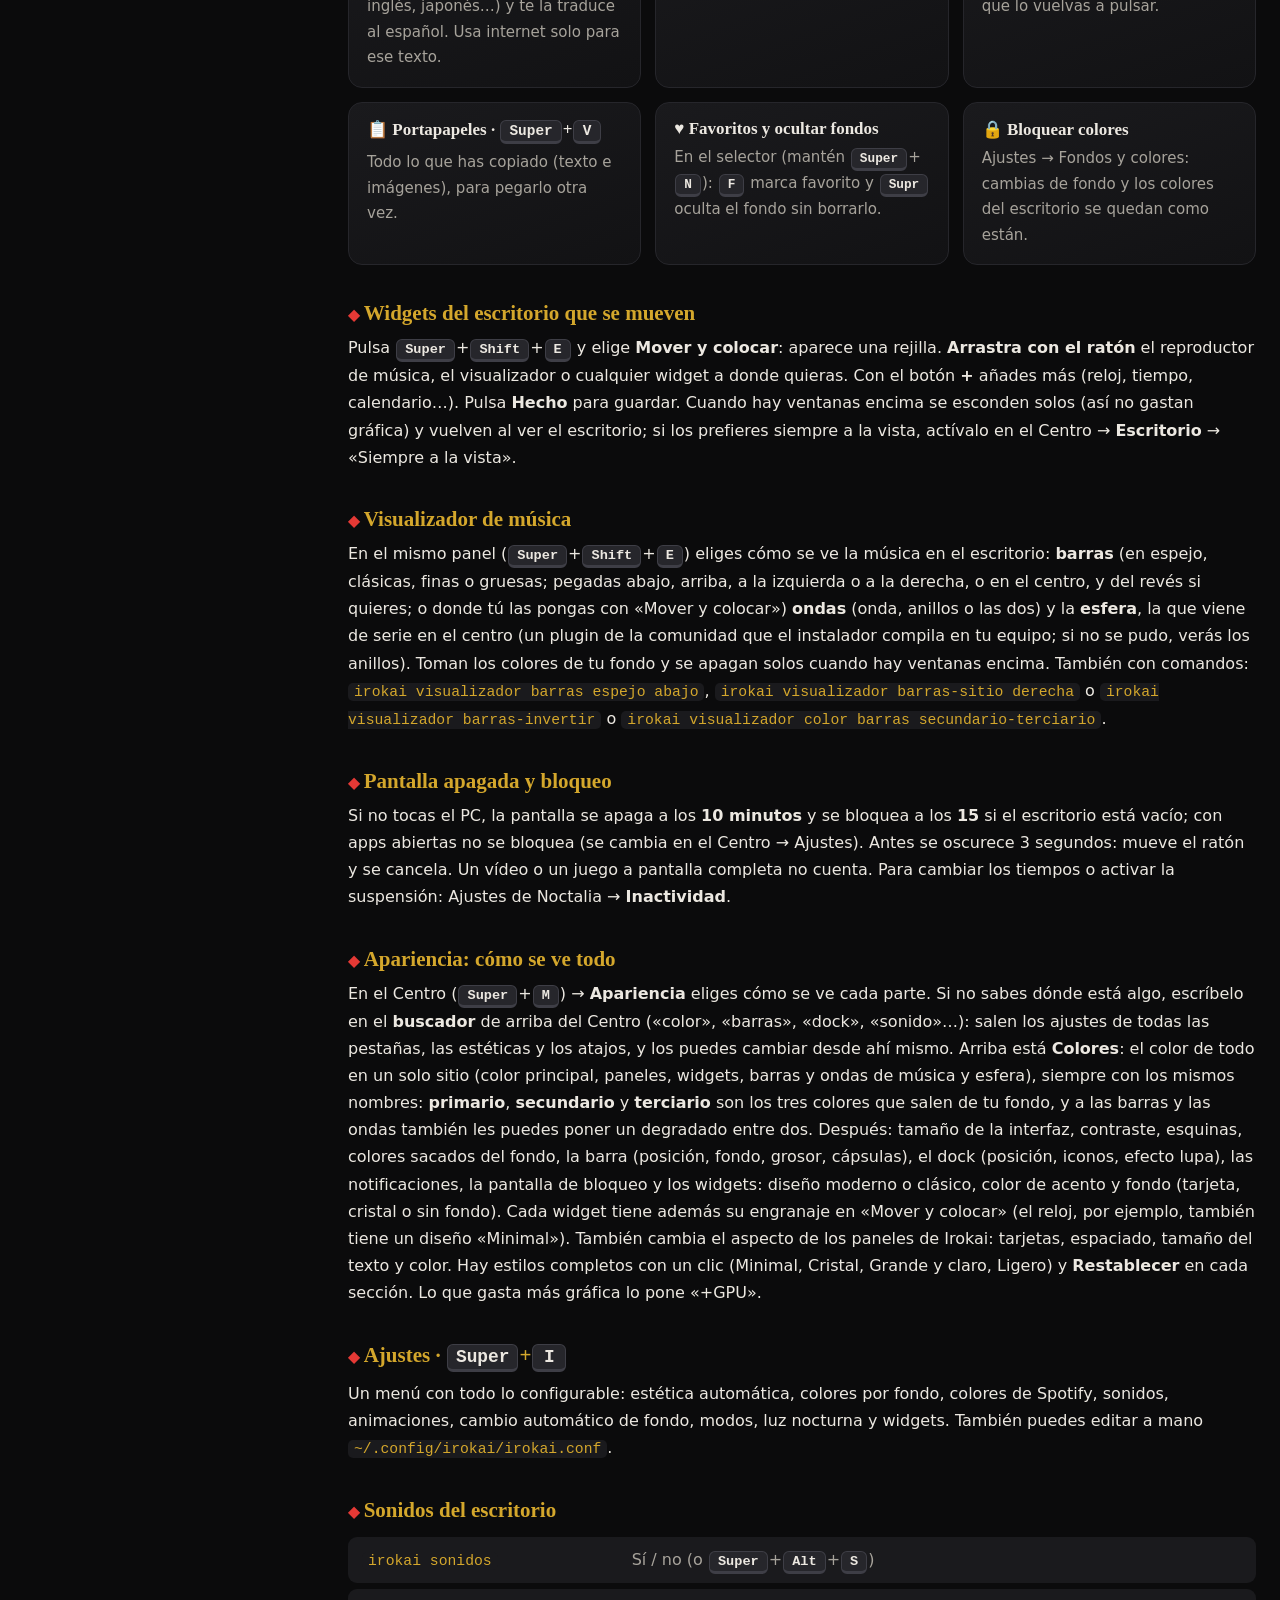
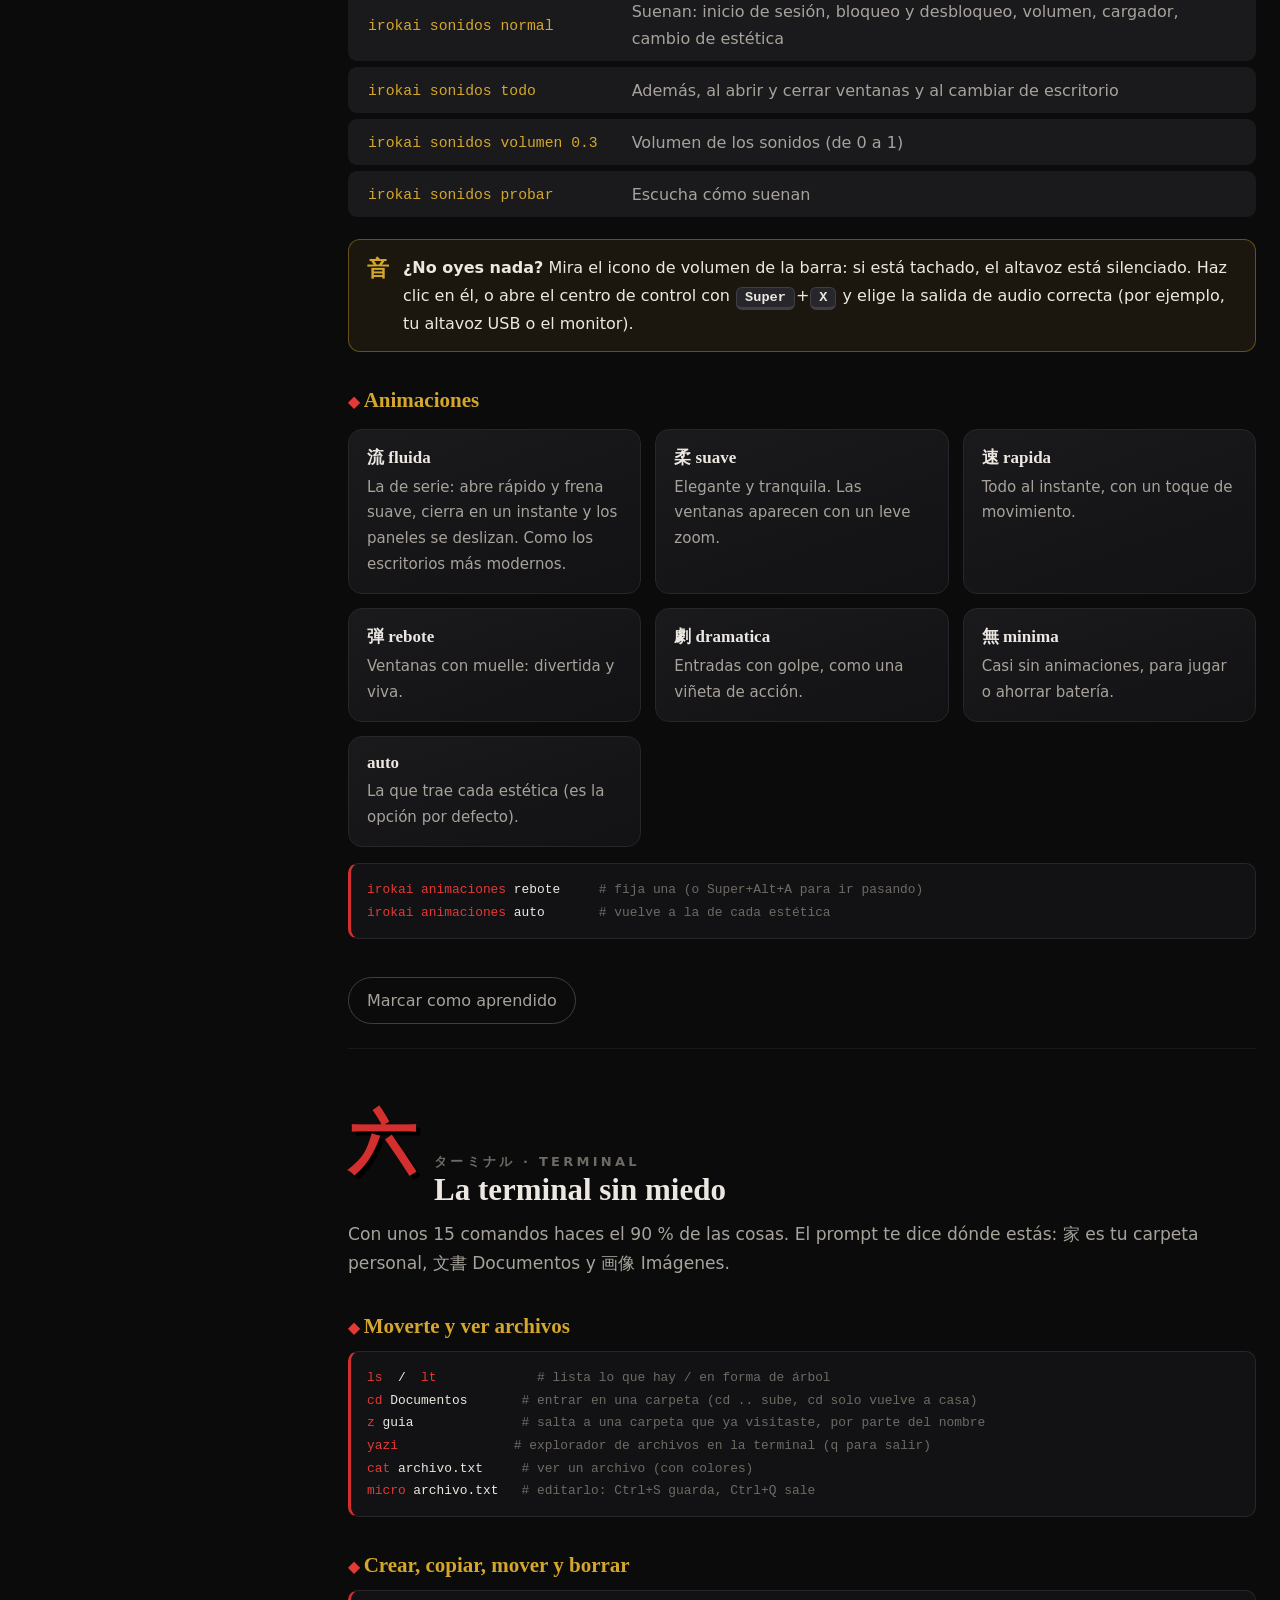
<file: docs/guia/index.html>
<!doctype html>
<html lang="es">
<head>
<meta charset="utf-8">
<meta name="viewport" content="width=device-width, initial-scale=1">
<link rel="canonical" href="https://danitechia.github.io/irokai-web/guia/"><meta name="description" content="Guía gratuita en español para dominar CachyOS, Hyprland, la terminal y tu escritorio con Irokai.">
<title>色界 · Guía de Irokai y CachyOS</title>
<style>
:root{
  --negro:#0B0B0C; --n1:#121214; --n2:#1A1A1D; --n3:#26262B; --n4:#3E3E46;
  --papel:#ECE8E1; --gris:#A7A39B; --tenue:#6E6A64;
  --acento:#D32F2F; --acento2:#E53935; --oro:#D4A72C; --azul:#7E9CD8; --verde:#98BB6C;
  --serif:"Noto Serif CJK JP","Noto Serif",serif;
  --sans:"Noto Sans","Noto Sans CJK JP","Adwaita Sans",system-ui,sans-serif;
  --mono:"FantasqueSansM Nerd Font","MesloLGS Nerd Font",ui-monospace,monospace;
  color-scheme:dark;
}
*{box-sizing:border-box}
html{scroll-behavior:smooth}
body{margin:0;background:var(--negro);color:var(--papel);font:16px/1.7 var(--sans);overflow-x:hidden}
a{color:var(--oro)} a:hover{color:var(--acento2)}
#chispas{position:fixed;inset:0;pointer-events:none;z-index:40}

/* ── Portada ── */
.hero{position:relative;min-height:94vh;display:grid;place-items:center;text-align:center;overflow:hidden;
  background:radial-gradient(ellipse at 50% 120%,color-mix(in srgb,var(--acento) 45%,transparent),transparent 60%),
             radial-gradient(circle at 50% 40%,var(--n2),var(--negro) 70%)}
.hero::before{content:"";position:absolute;z-index:0;left:-10%;right:-10%;top:calc(50% - 150px);height:120px;transform:rotate(-4deg);
  background:linear-gradient(90deg,transparent,var(--acento) 12%,var(--acento2) 50%,var(--acento) 88%,transparent);
  opacity:.75;filter:blur(.4px);mask:linear-gradient(180deg,transparent,#000 30%,#000 70%,transparent);
  animation:pincel 1.4s cubic-bezier(.7,0,.2,1) both .2s}
@keyframes pincel{from{clip-path:inset(0 100% 0 0)}to{clip-path:inset(0 0 0 0)}}
.hero .inner{position:relative;z-index:2;padding:0 20px}
.hero .kanji{font:900 clamp(110px,22vw,260px)/1 var(--serif);color:var(--papel);letter-spacing:.02em;
  text-shadow:0 10px 60px rgba(0,0,0,.8);animation:golpe .9s cubic-bezier(.2,1.4,.3,1) both .9s}
@keyframes golpe{from{opacity:0;transform:scale(1.8)}to{opacity:1;transform:none}}
.hero h1{font:800 clamp(28px,4.6vw,54px)/1.15 var(--serif);margin:.25em 0 .2em;animation:sube 1s both 1.3s}
.hero p{max-width:660px;margin:0 auto;color:var(--gris);font-size:1.1rem;animation:sube 1s both 1.5s}
@keyframes sube{from{opacity:0;transform:translateY(30px)}to{opacity:1;transform:none}}
.go{position:absolute;font:900 clamp(40px,7vw,90px) var(--serif);color:var(--acento2);opacity:0;
  text-shadow:3px 3px 0 #000;animation:flota 3.2s ease-in-out infinite}
.go:nth-child(1){left:8%;top:18%;animation-delay:1.6s}
.go:nth-child(2){left:16%;top:62%;animation-delay:2.3s}
.go:nth-child(3){right:10%;top:22%;animation-delay:1.9s}
.go:nth-child(4){right:15%;top:66%;animation-delay:2.7s}
@keyframes flota{0%{opacity:0;transform:translateY(10px) skewX(-8deg)}20%,70%{opacity:.85}50%{transform:translateY(-12px) skewX(-8deg) scale(1.06)}100%{opacity:0;transform:translateY(-20px) skewX(-8deg)}}
.estado{display:inline-flex;gap:10px;align-items:center;margin-top:26px;padding:8px 16px;border:1px solid var(--n4);border-radius:999px;
  background:rgba(0,0,0,.45);color:var(--gris);font-size:.92rem;animation:sube 1s both 1.7s}
.estado b{color:var(--acento2);font-family:var(--serif)}
.bajar{position:absolute;bottom:24px;left:50%;transform:translateX(-50%);z-index:2;color:var(--tenue);font-size:.9rem;animation:bob 2.2s ease-in-out infinite}
@keyframes bob{50%{transform:translate(-50%,8px)}}

/* ── Estructura ── */
.layout{display:grid;grid-template-columns:280px minmax(0,1fr);gap:44px;max-width:1300px;margin:0 auto;padding:0 24px 120px}
nav.toc{position:sticky;top:18px;align-self:start;max-height:calc(100vh - 36px);overflow:auto;padding:22px 0}
.buscar{width:100%;padding:10px 14px;border-radius:10px;border:1px solid var(--n3);background:var(--n1);color:var(--papel);font:inherit;margin-bottom:14px}
.buscar:focus{outline:2px solid var(--acento);border-color:transparent}
.toc a{display:flex;align-items:center;gap:12px;padding:7px 12px;border-radius:8px;color:var(--gris);text-decoration:none;transition:.25s;position:relative}
.toc a b{font:900 20px var(--serif);color:var(--acento);width:30px;text-align:center;transition:.25s}
.toc a:hover,.toc a.on{background:var(--n2);color:var(--papel)}
.toc a.on::before{content:"";position:absolute;left:0;top:20%;bottom:20%;width:3px;background:var(--acento2);border-radius:2px}
.toc a.on b{color:var(--oro);transform:scale(1.2) rotate(-6deg)}
.toc a.hecho::after{content:"✓";margin-left:auto;color:var(--verde)}
.progreso{height:5px;background:var(--n3);border-radius:4px;margin:18px 12px 6px;overflow:hidden}
.progreso i{display:block;height:100%;width:0;background:linear-gradient(90deg,var(--acento),var(--oro));transition:width .6s}
.progreso-txt{font-size:.82rem;color:var(--tenue);margin:0 12px}

main{min-width:0;padding-top:20px}
section.cap{padding:60px 0 24px;border-bottom:1px solid var(--n2)}
.cab{display:flex;align-items:baseline;gap:18px;margin-bottom:12px}
.cab .num{font:900 68px/1 var(--serif);color:var(--acento);text-shadow:4px 4px 0 #000}
.cab h2{font:800 31px/1.2 var(--serif);margin:0}
.cab small{display:block;font:600 13px var(--sans);color:var(--tenue);letter-spacing:.25em}
h3{font:700 21px var(--serif);color:var(--oro);margin:36px 0 8px}
h3::before{content:"◆ ";color:var(--acento2);font-size:.7em;vertical-align:middle}
p{margin:.5em 0 1em}
.lead{color:var(--gris);font-size:1.07rem}

.grid{display:grid;grid-template-columns:repeat(auto-fill,minmax(240px,1fr));gap:14px;margin:16px 0}
.card{background:linear-gradient(160deg,var(--n2),var(--n1));border:1px solid var(--n3);border-radius:14px;padding:16px 18px;
  transition:transform .35s cubic-bezier(.2,.8,.2,1),border-color .35s,box-shadow .35s}
.card:hover{transform:translateY(-4px) skewX(-1deg);border-color:var(--acento);box-shadow:0 14px 40px -14px var(--acento)}
.card h4{margin:0 0 6px;font:700 17px var(--serif)}
.card p{margin:0;color:var(--gris);font-size:.94rem}
.card .ico{font-size:26px;display:block;margin-bottom:6px}

/* estéticas */
.est{position:relative;overflow:hidden;padding-left:22px}
.est::before{content:"";position:absolute;left:0;top:0;bottom:0;width:6px;background:var(--c)}
.est .sim{float:right;font:900 34px/1 var(--serif);color:var(--c);opacity:.9}
.est code{font-size:.82em}
.est .meta{display:block;margin-top:8px;font-size:.8rem;color:var(--tenue)}

kbd{display:inline-block;min-width:1.9em;text-align:center;padding:2px 8px;margin:0 1px;border-radius:6px;background:var(--n3);
  border:1px solid var(--n4);border-bottom-width:3px;font:600 .85em var(--mono);color:var(--papel)}
.tabla{overflow-x:auto}
table.k{width:100%;border-collapse:separate;border-spacing:0 6px}
table.k td{padding:9px 14px;background:var(--n2)}
table.k td:first-child{border-radius:9px 0 0 9px;white-space:nowrap;width:1%}
table.k td:last-child{border-radius:0 9px 9px 0;color:var(--gris)}
table.k tr{transition:transform .2s}
table.k tr:hover{transform:translateX(6px)}
table.k tr:hover td{background:var(--n3)}
table.k tr.nuevo td:first-child{box-shadow:inset 3px 0 0 var(--acento2)}

pre{position:relative;background:var(--n1);border:1px solid var(--n3);border-left:3px solid var(--acento);border-radius:10px;padding:14px 16px;overflow-x:auto;font:14px/1.6 var(--mono);color:var(--papel);margin:12px 0}
pre .c{color:var(--tenue)} pre .k{color:var(--acento2)} pre .s{color:var(--verde)}
code{font-family:var(--mono);background:var(--n2);padding:1px 6px;border-radius:5px;color:var(--oro);font-size:.92em}
pre code{background:none;padding:0;color:inherit}
.copiar{position:absolute;top:8px;right:8px;background:var(--n3);color:var(--papel);border:0;border-radius:7px;padding:4px 10px;font:12px var(--sans);cursor:pointer;opacity:0;transition:.2s}
pre:hover .copiar{opacity:1} .copiar.ok{background:var(--verde);color:var(--negro)}

.nota{display:flex;gap:14px;padding:14px 18px;border-radius:12px;margin:16px 0;background:color-mix(in srgb,var(--azul) 8%,transparent);border:1px solid color-mix(in srgb,var(--azul) 35%,transparent)}
.nota.ojo{background:color-mix(in srgb,var(--oro) 8%,transparent);border-color:color-mix(in srgb,var(--oro) 40%,transparent)}
.nota.truco{background:color-mix(in srgb,var(--verde) 8%,transparent);border-color:color-mix(in srgb,var(--verde) 40%,transparent)}
.nota b.tag{font:900 22px var(--serif);flex:none;color:var(--azul)}
.nota.ojo b.tag{color:var(--oro)} .nota.truco b.tag{color:var(--verde)}

.hecho-btn{margin-top:26px;background:transparent;border:1px solid var(--n4);color:var(--gris);padding:9px 18px;border-radius:999px;font:inherit;cursor:pointer;transition:.3s}
.hecho-btn:hover{border-color:var(--acento);color:var(--papel)}
.hecho-btn.on{background:var(--verde);border-color:var(--verde);color:var(--negro)}

.rv{opacity:0;transform:translateY(26px);transition:opacity .8s ease,transform .8s cubic-bezier(.2,.8,.2,1)}
.rv.in{opacity:1;transform:none}
.oculto{display:none!important}

footer{text-align:center;color:var(--tenue);padding:70px 20px;border-top:1px solid var(--n2);
  background:radial-gradient(ellipse at 50% 0%,color-mix(in srgb,var(--acento) 18%,transparent),transparent 70%)}
footer .kanji{font:900 52px var(--serif);color:var(--acento2)}

@media (max-width:900px){.layout{grid-template-columns:1fr} nav.toc{position:relative;max-height:none}}
@media (prefers-reduced-motion:reduce){*,*::before,*::after{animation:none!important;transition:none!important} .rv{opacity:1;transform:none} .go{opacity:.5}}
</style>
<!-- Colores de tu estética activa (lo escribe «irokai» al cambiar de estética) -->

</head>
<body>
<canvas id="chispas"></canvas>

<header class="hero">
  <span class="go">激</span><span class="go">色</span><span class="go">界</span><span class="go">激</span>
  <div class="inner">
    <div class="kanji">色界</div>
    <h1>El camino del color</h1>
    <p>Guía para dominar tu escritorio: CachyOS, Hyprland, la terminal, tus estéticas, fondos, música, pantallas y todo lo demás.</p>
    <span class="estado" id="estado">Estética activa: <b id="est-nombre">—</b></span>
  </div>
  <div class="bajar">↓ desliza</div>
</header>

<div class="layout">
<nav class="toc" aria-label="Índice">
  <input class="buscar" id="q" type="search" placeholder="🔍 Buscar: wifi, fondo, monitor, spotify…">
  <a href="#c1"><b>一</b>Bienvenida</a>
  <a href="#c2"><b>二</b>Atajos de teclado</a>
  <a href="#c3"><b>三</b>Estéticas y fondos</a>
  <a href="#c4"><b>四</b>El comando irokai</a>
  <a href="#c5"><b>五</b>Pantallas, sonido y animación</a>
  <a href="#c6"><b>六</b>La terminal</a>
  <a href="#c7"><b>七</b>Música, vídeo y TikTok</a>
  <a href="#c8"><b>八</b>Programas y escritorios</a>
  <a href="#c9"><b>九</b>Idiomas y teclado</a>
  <a href="#c10"><b>十</b>Mantenimiento y rescate</a>
  <div class="progreso"><i id="barra"></i></div>
  <div class="progreso-txt" id="ptxt">0 / 10 capítulos</div>
</nav>

<main>

<!-- 一 ───────────────────────────────────────────── -->
<section class="cap" id="c1">
  <div class="cab rv"><span class="num">一</span><div><small>ようこそ · BIENVENIDA</small><h2>Qué hay en tu ordenador</h2></div></div>
  <p class="lead rv">Tu sistema es <b>CachyOS</b>, una distribución basada en Arch Linux y optimizada para tu procesador (Irokai también funciona en <b>Arch Linux</b> y <b>EndeavourOS</b>). Encima tienes estas piezas:</p>
  <div class="grid rv">
    <div class="card"><span class="ico">🪟</span><h4>Hyprland</h4><p>Gestor de ventanas en mosaico, con las animaciones. Se configura en Lua, en <code>~/.config/hypr/</code>.</p></div>
    <div class="card"><span class="ico">🌙</span><h4>Noctalia</h4><p>La barra, el dock, el lanzador, las notificaciones, el bloqueo, los fondos y los colores automáticos.</p></div>
    <div class="card"><span class="ico">色</span><h4>Irokai</h4><p>Une todo: estéticas, fondos (también animados), sonidos, animaciones, pantallas y un menú central. Abre el menú con <kbd>Super</kbd>+<kbd>M</kbd>.</p></div>
    <div class="card"><span class="ico">🐱</span><h4>Kitty + Fish + Starship</h4><p>Terminal, shell y prompt. Los colores y el símbolo del prompt cambian con la estética.</p></div>
    <div class="card"><span class="ico">📸</span><h4>Btrfs + Snapper</h4><p>Antes y después de cada instalación se guarda una instantánea del sistema, así que siempre puedes volver atrás.</p></div>
    <div class="card"><span class="ico">🖥️</span><h4>KDE Plasma (opcional)</h4><p>Si lo instalaste con <code>./install.sh --con-plasma</code>, tienes un segundo escritorio más clásico. Se elige al iniciar sesión.</p></div>
  </div>
  <div class="nota truco rv"><b class="tag">心</b><div>La tecla <b>Super</b> es la de Windows. Si solo te acuerdas de tres atajos, que sean estos: <kbd>Super</kbd>+<kbd>Espacio</kbd> (abrir apps), <kbd>Super</kbd>+<kbd>M</kbd> (menú de Irokai) y <kbd>Super</kbd>+<kbd>H</kbd> (todos los atajos).</div></div>
  <button class="hecho-btn" data-c="c1">Marcar como aprendido</button>
</section>

<!-- 二 ───────────────────────────────────────────── -->
<section class="cap" id="c2">
  <div class="cab rv"><span class="num">二</span><div><small>ショートカット · ATAJOS</small><h2>Atajos de teclado</h2></div></div>
  <p class="lead rv">Los números son los de la fila de arriba del teclado. Los atajos de Irokai están marcados con una raya roja. Si se te olvida alguno, <kbd>Super</kbd>+<kbd>H</kbd> te los enseña todos con un buscador.</p>

  <h3 class="rv">Lo esencial</h3>
  <div class="tabla rv"><table class="k">
    <tr><td><kbd>Super</kbd>+<kbd>Espacio</kbd></td><td>Lanzador de apps (escribe y pulsa Enter)</td></tr>
    <tr><td><kbd>Super</kbd>+<kbd>Enter</kbd></td><td>Terminal</td></tr>
    <tr><td><kbd>Super</kbd>+<kbd>Q</kbd></td><td>Cerrar la ventana</td></tr>
    <tr><td><kbd>Super</kbd>+<kbd>W</kbd> · <kbd>E</kbd> · <kbd>T</kbd> · <kbd>C</kbd></td><td>Tu navegador o app (se elige en Ajustes) · Archivos · Editor · Calculadora</td></tr>
    <tr class="nuevo"><td><kbd>Super</kbd>+<kbd>M</kbd></td><td>Menú de Irokai: todo en un sitio</td></tr>
    <tr class="nuevo"><td><kbd>Super</kbd>+<kbd>H</kbd></td><td>Lista de atajos con buscador (en español)</td></tr>
    <tr class="nuevo"><td><kbd>Super</kbd>+<kbd>Shift</kbd>+<kbd>H</kbd></td><td>Chuleta visual de atajos (panel de Noctalia)</td></tr>
    <tr class="nuevo"><td><kbd>Super</kbd>+<kbd>Alt</kbd>+<kbd>G</kbd></td><td>Esta guía</td></tr>
    <tr><td><kbd>Super</kbd>+<kbd>L</kbd></td><td>Bloquear la pantalla</td></tr>
    <tr><td><kbd>Super</kbd>+<kbd>Alt</kbd>+<kbd>C</kbd></td><td>Apagar / reiniciar / cerrar sesión</td></tr>
  </table></div>

  <h3 class="rv">Estética y fondos</h3>
  <div class="tabla rv"><table class="k">
    <tr class="nuevo"><td><kbd>Super</kbd>+<kbd>Y</kbd></td><td>Elegir estética</td></tr>
    <tr class="nuevo"><td><kbd>Super</kbd>+<kbd>K</kbd></td><td>Rueda de acciones rápidas: modo juego o ahorro, claro/oscuro, captura, grabar, fondo animado, aleatorio y pantallas (números 1-8)</td></tr>
    <tr class="nuevo"><td><kbd>Super</kbd>+<kbd>O</kbd></td><td>Hoy: hora, tiempo, calendario, sistema y música de un vistazo</td></tr>
    <tr class="nuevo"><td><kbd>Super</kbd>+<kbd>N</kbd> · mantener <kbd>Super</kbd>+<kbd>N</kbd></td><td>Siguiente fondo · selector de fondos en carrusel o panal de hexágonos (← → cambiar, ↑ ↓ categoría, Tab filtra por color, Enter poner)</td></tr>
    <tr class="nuevo"><td><kbd>Super</kbd>+<kbd>Shift</kbd>+<kbd>N</kbd></td><td>Fondo aleatorio</td></tr>
    <tr class="nuevo"><td><kbd>Super</kbd>+<kbd>Ctrl</kbd>+<kbd>N</kbd></td><td>Elegir fondo con vista previa</td></tr>
    <tr><td><kbd>Super</kbd>+<kbd>Shift</kbd>+<kbd>W</kbd></td><td>Panel de fondos de Noctalia (por carpetas)</td></tr>
    <tr class="nuevo"><td><kbd>Super</kbd>+<kbd>Alt</kbd>+<kbd>W</kbd></td><td>Siguiente fondo animado</td></tr>
    <tr class="nuevo"><td><kbd>Super</kbd>+<kbd>Ctrl</kbd>+<kbd>W</kbd></td><td>Quitar el fondo animado</td></tr>
    <tr class="nuevo"><td><kbd>Super</kbd>+<kbd>Alt</kbd>+<kbd>T</kbd></td><td>Modo claro / oscuro</td></tr>
  </table></div>

  <h3 class="rv">Pantallas, sonido y animación</h3>
  <div class="tabla rv"><table class="k">
    <tr class="nuevo"><td><kbd>Super</kbd>+<kbd>Alt</kbd>+<kbd>P</kbd></td><td>Cambiar el modo: externa → portátil → espejo → las dos</td></tr>
    <tr class="nuevo"><td><kbd>Super</kbd>+<kbd>Shift</kbd>+<kbd>P</kbd></td><td>Pantallas: cuáles usar y dónde está la externa (en el Centro)</td></tr>
    <tr class="nuevo"><td><kbd>Super</kbd>+<kbd>Alt</kbd>+<kbd>S</kbd></td><td>Sonidos sí / no</td></tr>
    <tr class="nuevo"><td><kbd>Super</kbd>+<kbd>Alt</kbd>+<kbd>A</kbd></td><td>Siguiente estilo de animación</td></tr>
    <tr class="nuevo"><td><kbd>Super</kbd>+<kbd>I</kbd></td><td>Ajustes de Irokai (colores, sonidos, modos…)</td></tr>
    <tr class="nuevo"><td><kbd>Super</kbd>+<kbd>G</kbd></td><td>Modo juego: máximo rendimiento (otra vez para salir)</td></tr>
    <tr class="nuevo"><td><kbd>Super</kbd>+<kbd>Alt</kbd>+<kbd>↓</kbd> / <kbd>↑</kbd></td><td>Minimizar la ventana / recuperar la última (como en Windows)</td></tr>
    <tr class="nuevo"><td><kbd>Super</kbd>+<kbd>B</kbd></td><td>Modo ahorro de batería</td></tr>
    <tr class="nuevo"><td><kbd>Super</kbd>+<kbd>Alt</kbd>+<kbd>N</kbd></td><td>Luz nocturna (menos luz azul)</td></tr>
    <tr class="nuevo"><td><kbd>Super</kbd>+<kbd>Alt</kbd>+<kbd>K</kbd></td><td>Cafeína: la pantalla no se apaga ni se bloquea (para ver una peli o leer)</td></tr>
    <tr class="nuevo"><td><kbd>Super</kbd>+<kbd>Alt</kbd>+<kbd>D</kbd></td><td>No molestar (sin notificaciones)</td></tr>
    <tr class="nuevo"><td><kbd>Super</kbd>+<kbd>V</kbd></td><td>Historial del portapapeles (lo último que copiaste)</td></tr>
    <tr class="nuevo"><td><kbd>Super</kbd>+<kbd>Shift</kbd>+<kbd>E</kbd></td><td>Mover o añadir widgets del escritorio (arrastra con el ratón)</td></tr>
    <tr class="nuevo"><td><kbd>Super</kbd>+<kbd>Shift</kbd>+<kbd>M</kbd></td><td>Letras de la canción (karaoke)</td></tr>
    <tr class="nuevo"><td><kbd>Super</kbd>+<kbd>Shift</kbd>+<kbd>U</kbd></td><td>Actualizaciones del sistema</td></tr>
    <tr><td>Teclas multimedia</td><td>Volumen (con sonido), brillo, play/pausa, siguiente canción</td></tr>
  </table></div>

  <h3 class="rv">Ventanas</h3>
  <div class="tabla rv"><table class="k">
    <tr><td><kbd>Super</kbd>+<kbd>←↑→↓</kbd></td><td>Pasar a la ventana de al lado</td></tr>
    <tr><td><kbd>Super</kbd>+<kbd>Shift</kbd>+<kbd>←↑→↓</kbd></td><td>Mover la ventana</td></tr>
    <tr><td><kbd>Super</kbd>+<kbd>F</kbd> / <kbd>Shift</kbd>+<kbd>F</kbd></td><td>Pantalla completa / maximizar</td></tr>
    <tr class="nuevo"><td><kbd>Super</kbd>+<kbd>D</kbd></td><td>Mostrar el escritorio (como en Windows)</td></tr>
    <tr class="nuevo"><td><kbd>Alt</kbd>+<kbd>F4</kbd> · <kbd>Super</kbd>+<kbd>Q</kbd></td><td>Cerrar la ventana</td></tr>
    <tr class="nuevo"><td><kbd>Ctrl</kbd>+<kbd>Shift</kbd>+<kbd>Esc</kbd></td><td>Administrador de tareas (monitor del sistema y procesos)</td></tr>
    <tr><td><kbd>Super</kbd>+<kbd>Alt</kbd>+<kbd>Espacio</kbd></td><td>Ventana flotante ⇄ en mosaico</td></tr>
    <tr><td><kbd>Super</kbd>+<kbd>J</kbd></td><td>Girar la división horizontal/vertical</td></tr>
    <tr><td><kbd>Super</kbd>+arrastrar (clic izq. / der.)</td><td>Mover / cambiar el tamaño con el ratón</td></tr>
    <tr><td><kbd>Super</kbd>+<kbd>Tab</kbd> · <kbd>Alt</kbd>+<kbd>Tab</kbd></td><td>Selector de ventanas · siguiente ventana</td></tr>
    <tr><td><kbd>Super</kbd>+<kbd>Esc</kbd></td><td>Matar una ventana colgada (haz clic en ella)</td></tr>
  </table></div>

  <h3 class="rv">Escritorios</h3>
  <div class="tabla rv"><table class="k">
    <tr class="nuevo"><td><kbd>Super</kbd>+<kbd>1</kbd>…<kbd>9</kbd></td><td>Ir al escritorio 1…9 (del 4 en adelante se crean al momento y desaparecen si los dejas vacíos)</td></tr>
    <tr class="nuevo"><td><kbd>Super</kbd>+<kbd>S</kbd></td><td>Buscar apps y fijar o quitar apps del dock (como en Windows)</td></tr>
    <tr><td><kbd>Super</kbd>+<kbd>Ctrl</kbd>+<kbd>←</kbd>/<kbd>→</kbd> o la rueda</td><td>Escritorio anterior / siguiente</td></tr>
    <tr><td><kbd>Super</kbd>+<kbd>Ctrl</kbd>+<kbd>↓</kbd></td><td>Ir a un escritorio vacío</td></tr>
    <tr class="nuevo"><td><kbd>Super</kbd>+<kbd>Shift</kbd>+<kbd>1</kbd>…<kbd>9</kbd></td><td>Mandar la ventana al escritorio N</td></tr>
  </table></div>

  <h3 class="rv">Utilidades de Noctalia</h3>
  <div class="tabla rv"><table class="k">
    <tr><td><kbd>Super</kbd>+<kbd>X</kbd></td><td>Centro de control (wifi, sonido, bluetooth, salida de audio)</td></tr>
    <tr><td><kbd>Super</kbd>+<kbd>Z</kbd></td><td>Ajustes de Noctalia (barra, dock, widgets…)</td></tr>
    <tr><td><kbd>Super</kbd>+<kbd>A</kbd> · <kbd>V</kbd> · <kbd>.</kbd></td><td>Notificaciones · Portapapeles · Emojis</td></tr>
    <tr class="nuevo"><td><kbd>Super</kbd>+<kbd>Shift</kbd>+<kbd>S</kbd></td><td>Captura de una zona, como en Windows (se copia: pégala con Ctrl+V)</td></tr>
    <tr><td><kbd>ImprPant</kbd> / <kbd>Super</kbd>+<kbd>ImprPant</kbd></td><td>Captura de una zona / de toda la pantalla</td></tr>
    <tr><td><kbd>Super</kbd>+<kbd>P</kbd></td><td>Cuentagotas: copia un color de la pantalla</td></tr>
    <tr><td><kbd>Super</kbd>+<kbd>+</kbd>/<kbd>-</kbd></td><td>Lupa</td></tr>
    <tr><td><kbd>Ctrl</kbd>+<kbd>Shift</kbd>+<kbd>Esc</kbd></td><td>Monitor del sistema (btop)</td></tr>
    <tr><td><kbd>Alt</kbd>+<kbd>Shift</kbd></td><td>Idioma del teclado: ES ⇄ US</td></tr>
  </table></div>
  <div class="nota rv"><b class="tag">技</b><div><b>Touchpad:</b> con 4 dedos hacia los lados cambias de escritorio. Con 3 dedos: hacia abajo cierras la ventana, hacia arriba la pones en pantalla completa y hacia la izquierda la haces flotante.</div></div>
  <button class="hecho-btn" data-c="c2">Marcar como aprendido</button>
</section>

<!-- 三 ───────────────────────────────────────────── -->
<section class="cap" id="c3">
  <div class="cab rv"><span class="num">三</span><div><small>美学 · ESTÉTICAS</small><h2>Una estética para cada fondo</h2></div></div>
  <p class="lead rv">Tus fondos están en <code>~/Imágenes/Wallpapers</code>, con una carpeta por categoría. Cada carpeta tiene su <b>estética</b>, y al poner un fondo cambia todo el escritorio a la vez:</p>
  <ul class="rv">
    <li>los colores (barra, terminal, apps, btop, cava);</li>
    <li>el degradado de los bordes, el redondeo y la separación entre ventanas;</li>
    <li>el tipo de animación;</li>
    <li>el símbolo y los colores del prompt;</li>
    <li>el dibujo de bienvenida de la terminal;</li>
    <li>el tema de Spotify.</li>
  </ul>
  <p class="rv">Da igual cómo cambies el fondo: con <kbd>Super</kbd>+<kbd>N</kbd>, con el panel de Noctalia o con el comando <code>fondo</code>. En todos los casos la estética se aplica sola.</p>
  <h3 class="rv">Añade cualquier fondo: se configura solo ✨</h3>
  <p class="rv">Pon <b>cualquier imagen</b> (o vídeo) y Irokai hace el resto. Lee sus colores, elige la estética que mejor le va (retro si es neón, sakura si es rosa, manga si es blanco y negro…) y lo viste todo a juego: barra, bordes, terminal, VS Code y Spotify.</p>
<pre class="rv"><code><span class="k">fondo añadir</span> ~/Descargas/mi-foto.jpg          <span class="c"># una imagen</span>
<span class="k">fondo añadir</span> ~/Descargas/mis-fondos/          <span class="c"># una carpeta entera</span>
<span class="k">fondo añadir</span> https://ejemplo.com/imagen.png   <span class="c"># desde un enlace</span>
<span class="k">fondo añadir</span> ~/Vídeos/lluvia.mp4              <span class="c"># un vídeo: se pone como fondo animado</span></code></pre>
  <p class="rv">También puedes copiar tus imágenes en la carpeta <code>~/Imágenes/Wallpapers/mios</code> (Super+M → «Añadir mis fondos» la abre) y ponerlas con <kbd>Super</kbd>+<kbd>N</kbd>.</p>
  <div class="grid rv" id="esteticas">
    <div class="card est" style="--c:#c62828"><span class="sim">激</span><h4>Shōnen</h4><p>Monocromo, carmesí y dorado: tensión de manga de acción.</p><span class="meta">carpeta <code>shonen</code> · animación dramática · Spotify Psycho</span></div>
    <div class="card est" style="--c:#e53935"><span class="sim">侍</span><h4>Samurái</h4><p>Tinta negra, papel y sangre. Japón tradicional.</p><span class="meta">carpeta <code>japon</code> · fluida · UltraBlack</span></div>
    <div class="card est" style="--c:#d27e99"><span class="sim">桜</span><h4>Sakura</h4><p>Primavera japonesa: rosa, crema y pétalos.</p><span class="meta">carpeta <code>sakura</code> · fluida · RosePine</span></div>
    <div class="card est" style="--c:#7e9cd8"><span class="sim">✦</span><h4>Anime</h4><p>Colores vivos sacados del fondo, como un opening.</p><span class="meta">carpeta <code>anime</code> · rebote · Catppuccin</span></div>
    <div class="card est" style="--c:#eeeeee"><span class="sim">漫</span><h4>Manga</h4><p>Blanco y negro puro, sin esquinas redondeadas.</p><span class="meta">carpeta <code>manga</code> · rápida · VantaBlack</span></div>
    <div class="card est" style="--c:#957fb8"><span class="sim">☾</span><h4>Lo-fi</h4><p>Noches tranquilas y morados suaves.</p><span class="meta">carpeta <code>lofi</code> · fluida · RosePine</span></div>
    <div class="card est" style="--c:#ff2a6d"><span class="sim">◢</span><h4>Retro</h4><p>Synthwave: neón rosa y cian.</p><span class="meta">carpeta <code>retro</code> · rebote · BladeRunner</span></div>
    <div class="card est" style="--c:#ffb000"><span class="sim">▣</span><h4>Pixel</h4><p>Pixel art y nostalgia de 16 bits.</p><span class="meta">carpeta <code>pixel</code> · rápida · Futura</span></div>
    <div class="card est" style="--c:#7cfc00"><span class="sim">⬢</span><h4>Mecha</h4><p>Robots gigantes: morado, verde ácido y alertas de sistema.</p><span class="meta">carpeta <code>mecha</code> · dramática · Dracula</span></div>
    <div class="card est" style="--c:#7aa89f"><span class="sim">静</span><h4>Calma</h4><p>Paisajes tranquilos.</p><span class="meta">carpeta <code>calma</code> · fluida · Nord</span></div>
    <div class="card est" style="--c:#98bb6c"><span class="sim">山</span><h4>Montaña</h4><p>Cumbres, niebla y aire frío.</p><span class="meta">carpeta <code>montana</code> · fluida · Greener</span></div>
    <div class="card est" style="--c:#00aa84"><span class="sim">◆</span><h4>CachyOS</h4><p>Los colores oficiales de CachyOS.</p><span class="meta">carpeta <code>cachyos</code> · fluida · Nord</span></div>
    <div class="card est" style="--c:#e6c384"><span class="sim">動</span><h4>Animado</h4><p>Para fondos de vídeo: los colores salen del propio vídeo.</p><span class="meta">carpeta <code>animados</code> · fluida · Catppuccin</span></div>
  </div>

  <h3 class="rv">Fondos con comandos</h3>
<pre class="rv"><code><span class="k">fondo</span>                      <span class="c"># selector con vista previa de todos los fondos</span>
<span class="k">fondo</span> anime                <span class="c"># uno al azar de la carpeta anime (y su estética)</span>
<span class="k">fondo</span> aleatorio            <span class="c"># uno al azar de cualquier carpeta</span>
<span class="k">fondo</span> siguiente            <span class="c"># el siguiente de la misma carpeta (también: anterior)</span>
<span class="k">fondo</span> categorias           <span class="c"># carpetas, cuántos fondos tiene cada una y su estética</span>
<span class="k">fondo</span> auto 30              <span class="c"># cambia solo cada 30 minutos («fondo auto no» lo desactiva)</span>
<span class="k">fondo</span> ~/Descargas/foto.jpg  <span class="c"># cualquier imagen tuya</span>
<span class="k">fondo</span> abrir                <span class="c"># abre la carpeta de fondos</span></code></pre>

  <h3 class="rv">Fondos animados 動</h3>
  <p class="rv">Los vídeos y GIF de <code>~/Imágenes/Wallpapers/animados</code> se reproducen como fondo. Se pausan solos cuando juegas o ves algo a pantalla completa y se recuerdan al reiniciar.</p>
  <p class="rv">También salen en el selector (mantén <kbd>Super</kbd>+<kbd>N</kbd>), en la categoría <b>ANIMADOS</b>. Se decodifican en la gráfica que dibuja el escritorio, así que no despiertan la NVIDIA.</p>
<pre class="rv"><code><span class="k">animado</span>                    <span class="c"># elegir uno (con vista previa)</span>
<span class="k">animado</span> siguiente          <span class="c"># o Super+Alt+W</span>
<span class="k">animado</span> parar              <span class="c"># o Super+Ctrl+W: vuelve a tu fondo fijo</span>
<span class="k">irokai animados buscar</span> lluvia --cantidad 5   <span class="c"># busca y baja fondos animados en Full HD (mejor en inglés: rain)</span>
<span class="k">animado</span> ~/Vídeos/mio.mp4   <span class="c"># cualquier vídeo tuyo</span></code></pre>
  <p class="rv">Para conseguir más fondos animados, busca en <b>motionbgs.com</b> (sin marca de agua) y guarda los .mp4 en la carpeta <code>animados</code>. Son de sus autores: úsalos solo en tu escritorio, no los publiques ni los vendas.</p>

  <h3 class="rv">Conseguir más fondos</h3>
  <p class="rv">Irokai trae sus fondos originales. Si quieres más, descárgalos tú con estos comandos: se guardan en su carpeta y toman su estética solos.</p>
<pre class="rv"><code><span class="k">irokai fondos packs</span>             <span class="c"># colecciones públicas de la comunidad que puedes descargar</span>
<span class="k">irokai fondos descargar</span> sakura  <span class="c"># descarga un pack (sin nombre: todos)</span>
<span class="k">irokai fondos buscar</span> samurai    <span class="c"># busca fondos aptos para todos los públicos en Wallhaven</span>
<span class="k">fondo añadir</span> https://…/foto.jpg <span class="c"># cualquier imagen, carpeta o enlace</span></code></pre>
  <p class="rv"><b>Derechos de autor:</b> las imágenes descargadas son de sus autores y solo puedes usarlas como fondo personal. No las vendas ni las compartas como si fueran tuyas. Irokai no incluye ni distribuye esas imágenes: solo te ayuda a descargarlas.</p>

  <h3 class="rv">Apps a juego (opcional)</h3>
  <p class="rv">Escribe <code>irokai apps</code> para ver qué tienes activado.</p>
<pre class="rv"><code><span class="k">irokai vscode</span>               <span class="c"># VS Code cómodo, con extensiones y colores de tu estética (añade «es» para español)</span>
<span class="k">irokai spotify-tema activar</span> <span class="c"># Spotify con los colores de cada fondo (Spicetify)</span>
<span class="k">irokai discord activar</span>      <span class="c"># Discord con los colores de cada fondo, en vivo (Vesktop)</span></code></pre>
  <p class="rv"><b>Importante:</b> los temas de Spotify y Discord los hace la comunidad y <b>modifican esas aplicaciones</b>, algo que sus condiciones de uso no permiten. Por eso no vienen activados: antes de activarlos se te avisa y tienes que escribir ACEPTO. La decisión es tuya, y se quitan con <code>… desactivar</code>. VS Code no modifica nada, solo cambia sus ajustes.</p>

  <h3 class="rv">Estéticas con comandos</h3>
<pre class="rv"><code><span class="k">estilo</span>                     <span class="c"># elegir (o Super+Y)</span>
<span class="k">estilo</span> retro               <span class="c"># pone un fondo de su carpeta y aplica la estética</span>
<span class="k">estilo</span> aplicar samurai     <span class="c"># aplica la estética sin cambiar el fondo</span>
<span class="k">estilo</span> auto no             <span class="c"># que los fondos NO cambien la estética</span>
<span class="k">estilo</span> nuevo vaporwave     <span class="c"># crea tu propia estética y su carpeta</span>
<span class="k">estilo</span> exportar vaporwave --con-fondos   <span class="c"># crea ~/vaporwave.irokai para compartirla</span>
<span class="k">estilo</span> importar ~/Descargas/x.irokai     <span class="c"># añade una estética que te han pasado</span></code></pre>
  <p class="rv"><b>Compartir tu estética:</b> el archivo <code>.irokai</code> lleva sus colores y, si quieres, sus fondos (comparte solo fondos tuyos o libres). Al importar una ajena, Irokai solo acepta colores y ajustes: si el archivo trae algo que se pueda ejecutar, lo descarta.</p>
  <div class="nota truco rv"><b class="tag">創</b><div><b>Crea tus propias estéticas:</b> <code>estilo nuevo vaporwave</code> crea el archivo <code>~/.config/irokai/estilos/vaporwave.conf</code>. Ábrelo con <code>micro</code> y cambia el acento, el símbolo, la paleta, la animación, el redondeo o el tema de Spotify. Mete fondos en <code>~/Imágenes/Wallpapers/vaporwave/</code> y listo.</div></div>

  <h3 class="rv">Más fondos</h3>
<pre class="rv"><code><span class="k">irokai fondos</span> packs           <span class="c"># packs disponibles (japon, sakura, lofi, retro, animados…)</span>
<span class="k">irokai fondos</span> descargar japon <span class="c"># baja uno (sin nombre: todos)</span></code></pre>
  <p class="rv">Vienen de colecciones públicas de la comunidad (<a href="https://github.com/dharmx/walls">dharmx/walls</a>, <a href="https://github.com/D3Ext/aesthetic-wallpapers">D3Ext/aesthetic-wallpapers</a>). También vale <a href="https://wallhaven.cc">wallhaven.cc</a> con el filtro SFW. Las imágenes son de sus autores: úsalas solo para tu escritorio.</p>
  <button class="hecho-btn" data-c="c3">Marcar como aprendido</button>
</section>

<!-- 四 ───────────────────────────────────────────── -->
<section class="cap" id="c4">
  <div class="cab rv"><span class="num">四</span><div><small>色界 · IROKAI</small><h2>El comando irokai</h2></div></div>
  <p class="lead rv">Todo lo de Irokai se maneja con un solo comando. Escribe <code>irokai</code> y pulsa <kbd>Tab</kbd> para ver las opciones.</p>
  <div class="tabla rv"><table class="k">
    <tr><td><code>irokai menu</code> (o <code>menu</code>)</td><td>Menú con todo: lo mismo que <kbd>Super</kbd>+<kbd>M</kbd></td></tr>
    <tr><td><code>irokai estado</code></td><td>Estética, fondo, colores, animaciones, sonidos y pantallas actuales</td></tr>
    <tr><td><code>irokai estilo</code> / <code>fondo</code> / <code>animado</code></td><td>Mira el capítulo 三</td></tr>
    <tr><td><code>irokai pantallas</code></td><td>Monitores (capítulo 五)</td></tr>
    <tr><td><code>irokai sonidos</code> / <code>animaciones</code></td><td>Sonidos y animaciones (capítulo 五)</td></tr>
    <tr><td><code>irokai atajos</code></td><td>Todos los atajos con buscador</td></tr>
    <tr><td><code>irokai demo --grabar video.mp4</code></td><td>Lo enseña todo solo mientras lo graba (capítulo 七)</td></tr>
    <tr><td><code>irokai japones</code></td><td>Activa la escritura en japonés</td></tr>
    <tr><td><code>irokai actualizar</code> / <code>limpiar</code></td><td>Actualizar el sistema (y avisar de versiones nuevas de Irokai) / liberar espacio</td></tr>
    <tr><td><code>irokai diagnostico</code></td><td>Revisa que todo funcione y dice cómo arreglar lo que falle</td></tr>
    <tr><td><code>irokai soporte</code></td><td>Prepara un informe sin datos personales para pedir ayuda</td></tr>
    <tr><td><code>irokai apps</code></td><td>VS Code, Spotify y Discord a juego (también en el Centro, <kbd>Super</kbd>+<kbd>M</kbd>)</td></tr>
    <tr><td><code>irokai escritorio-gpu</code></td><td>Qué gráfica dibuja el escritorio (capítulo 五)</td></tr>
    <tr><td><code>irokai guia</code> (o <code>guia</code>)</td><td>Esta guía</td></tr>
    <tr><td><code>irokai ayuda</code></td><td>Resumen de todo</td></tr>
  </table></div>
  <p class="rv">También lo encuentras en el lanzador: pulsa <kbd>Super</kbd>+<kbd>Espacio</kbd>, escribe «Irokai» y verás el Menú, la Estética, Elegir fondo, Fondo aleatorio, Fondo animado, Pantallas, Atajos y la Guía.</p>
  <h3 class="rv">Ajustes</h3>
  <p class="rv">Están en <code>~/.config/irokai/irokai.conf</code>: la carpeta de fondos, si la estética cambia con cada fondo, los sonidos (nivel y volumen) y las animaciones. Los comandos los cambian por ti, pero también puedes editar el archivo a mano.</p>
  <button class="hecho-btn" data-c="c4">Marcar como aprendido</button>
</section>

<!-- 五 ───────────────────────────────────────────── -->
<section class="cap" id="c5">
  <div class="cab rv"><span class="num">五</span><div><small>画面・音・動き · SISTEMA</small><h2>Pantallas, sonido y animación</h2></div></div>
  <h3 class="rv">Pantallas</h3>
<pre class="rv"><code><span class="k">pantallas</span> menu        <span class="c"># menú (o Super+Shift+P)</span>
<span class="k">pantallas</span> externa     <span class="c"># solo el monitor externo (también: portatil, ambas, espejo)</span>
<span class="k">pantallas</span> izquierda   <span class="c"># el monitor externo a la izquierda del portátil (también: derecha, arriba, abajo)</span>
<span class="k">pantallas</span> estado</code></pre>
  <p class="rv">Los monitores siempre van a su frecuencia máxima. Si desconectas el monitor externo, el portátil se enciende solo y nunca te quedas sin pantalla. <kbd>Super</kbd>+<kbd>Alt</kbd>+<kbd>P</kbd> o la tecla de proyector van pasando por los modos: solo la externa → las dos → espejo → solo el portátil. En muchos portátiles hay que pulsar también <kbd>Fn</kbd> (o activar el bloqueo de Fn con <kbd>Fn</kbd>+<kbd>Esc</kbd>).</p>
  <p class="rv"><b>¿Todo se ve muy grande o muy pequeño en el portátil?</b> Irokai elige el tamaño según tu pantalla (Full HD al 100 %, 1440p al 125 %, 4K al 200 %). Lo cambias en <kbd>Super</kbd>+<kbd>M</kbd> → Ajustes → «Tamaño en la pantalla del portátil».</p>

  <h3 class="rv">Portátiles con dos gráficas</h3>
  <p class="rv">Si tu portátil tiene gráfica integrada y dedicada (NVIDIA, AMD o Intel Arc), Irokai decide al iniciar sesión cuál dibuja el escritorio. Regla: <b>nunca se dibuja en una gráfica para mostrarse por la otra</b>, porque eso obliga a la CPU a copiar cada fotograma.</p>
<pre class="rv"><code><span class="k">irokai escritorio-gpu</span>             <span class="c"># ver qué gráfica se usa y a cuál va cada pantalla</span>
<span class="k">irokai escritorio-gpu</span> auto        <span class="c"># por defecto: la dedicada si el monitor está conectado a ella</span>
<span class="k">irokai escritorio-gpu</span> integrada   <span class="c"># siempre la integrada (la dedicada solo para juegos)</span></code></pre>
  <p class="rv">Con el monitor conectado al puerto de la dedicada (muchas veces el USB-C o el DisplayPort), al iniciar sesión el escritorio pasa a ella y se apagan las pantallas de la integrada. Si no, todo va en la integrada y la dedicada duerme hasta que juegas. Si con la dedicada la sesión fallara dos veces, vuelve sola a la integrada. Cierra sesión antes de desconectar ese monitor.</p>

  <h3 class="rv">Modos: juego, ahorro y luz nocturna</h3>
  <div class="grid rv">
    <div class="card"><h4>🎮 Modo juego · <kbd>Super</kbd>+<kbd>G</kbd></h4><p>Quita el desenfoque, las sombras y las animaciones pesadas, congela el fondo animado, silencia las notificaciones y pone el perfil de energía en rendimiento. Se aplica al instante, sin recargar el escritorio. <b>Automático:</b> en Steam, juego → Propiedades → Opciones de lanzamiento, escribe <code>gamemoderun %command%</code> y el modo juego se pondrá al abrirlo y se quitará al cerrarlo.</p></div>
    <div class="card"><h4>🔋 Modo ahorro · <kbd>Super</kbd>+<kbd>B</kbd></h4><p>Lo mismo, pero con el perfil de ahorro de energía: más horas de batería.</p></div>
    <div class="card"><h4>🌙 Luz nocturna · <kbd>Super</kbd>+<kbd>Alt</kbd>+<kbd>N</kbd></h4><p>Tonos cálidos para descansar la vista por la noche.</p></div>
    <div class="card"><h4>🌐 Traducir la pantalla · <kbd>Super</kbd>+<kbd>Ctrl</kbd>+<kbd>T</kbd></h4><p>Elige una zona con texto (en inglés, japonés…) y te la traduce al español. Usa internet solo para ese texto.</p></div>
    <div class="card"><h4>☕ Cafeína · <kbd>Super</kbd>+<kbd>Alt</kbd>+<kbd>K</kbd></h4><p>La pantalla no se apaga ni se bloquea mientras está activa.</p></div>
    <div class="card"><h4>🔕 No molestar · <kbd>Super</kbd>+<kbd>Alt</kbd>+<kbd>D</kbd></h4><p>Silencia las notificaciones hasta que lo vuelvas a pulsar.</p></div>
    <div class="card"><h4>📋 Portapapeles · <kbd>Super</kbd>+<kbd>V</kbd></h4><p>Todo lo que has copiado (texto e imágenes), para pegarlo otra vez.</p></div>
    <div class="card"><h4>♥ Favoritos y ocultar fondos</h4><p>En el selector (mantén <kbd>Super</kbd>+<kbd>N</kbd>): <kbd>F</kbd> marca favorito y <kbd>Supr</kbd> oculta el fondo sin borrarlo.</p></div>
    <div class="card"><h4>🔒 Bloquear colores</h4><p>Ajustes → Fondos y colores: cambias de fondo y los colores del escritorio se quedan como están.</p></div>
  </div>
  <h3 class="rv">Widgets del escritorio que se mueven</h3>
  <p class="rv">Pulsa <kbd>Super</kbd>+<kbd>Shift</kbd>+<kbd>E</kbd> y elige <b>Mover y colocar</b>: aparece una rejilla. <b>Arrastra con el ratón</b> el reproductor de música, el visualizador o cualquier widget a donde quieras. Con el botón <b>+</b> añades más (reloj, tiempo, calendario…). Pulsa <b>Hecho</b> para guardar. Cuando hay ventanas encima se esconden solos (así no gastan gráfica) y vuelven al ver el escritorio; si los prefieres siempre a la vista, actívalo en el Centro → <b>Escritorio</b> → «Siempre a la vista».</p>
  <h3 class="rv">Visualizador de música</h3>
  <p class="rv">En el mismo panel (<kbd>Super</kbd>+<kbd>Shift</kbd>+<kbd>E</kbd>) eliges cómo se ve la música en el escritorio: <b>barras</b> (en espejo, clásicas, finas o gruesas; pegadas abajo, arriba, a la izquierda o a la derecha, o en el centro, y del revés si quieres; o donde tú las pongas con «Mover y colocar») <b>ondas</b> (onda, anillos o las dos) y la <b>esfera</b>, la que viene de serie en el centro (un plugin de la comunidad que el instalador compila en tu equipo; si no se pudo, verás los anillos). Toman los colores de tu fondo y se apagan solos cuando hay ventanas encima. También con comandos: <code>irokai visualizador barras espejo abajo</code>, <code>irokai visualizador barras-sitio derecha</code> o <code>irokai visualizador barras-invertir</code> o <code>irokai visualizador color barras secundario-terciario</code>.</p>

  <h3 class="rv">Pantalla apagada y bloqueo</h3>
  <p class="rv">Si no tocas el PC, la pantalla se apaga a los <b>10 minutos</b> y se bloquea a los <b>15</b> si el escritorio está vacío; con apps abiertas no se bloquea (se cambia en el Centro → Ajustes). Antes se oscurece 3 segundos: mueve el ratón y se cancela. Un vídeo o un juego a pantalla completa no cuenta. Para cambiar los tiempos o activar la suspensión: Ajustes de Noctalia → <b>Inactividad</b>.</p>
  <h3 class="rv">Apariencia: cómo se ve todo</h3>
  <p class="rv">En el Centro (<kbd>Super</kbd>+<kbd>M</kbd>) → <b>Apariencia</b> eliges cómo se ve cada parte. Si no sabes dónde está algo, escríbelo en el <b>buscador</b> de arriba del Centro («color», «barras», «dock», «sonido»…): salen los ajustes de todas las pestañas, las estéticas y los atajos, y los puedes cambiar desde ahí mismo. Arriba está <b>Colores</b>: el color de todo en un solo sitio (color principal, paneles, widgets, barras y ondas de música y esfera), siempre con los mismos nombres: <b>primario</b>, <b>secundario</b> y <b>terciario</b> son los tres colores que salen de tu fondo, y a las barras y las ondas también les puedes poner un degradado entre dos. Después: tamaño de la interfaz, contraste, esquinas, colores sacados del fondo, la barra (posición, fondo, grosor, cápsulas), el dock (posición, iconos, efecto lupa), las notificaciones, la pantalla de bloqueo y los widgets: diseño moderno o clásico, color de acento y fondo (tarjeta, cristal o sin fondo). Cada widget tiene además su engranaje en «Mover y colocar» (el reloj, por ejemplo, también tiene un diseño «Minimal»). También cambia el aspecto de los paneles de Irokai: tarjetas, espaciado, tamaño del texto y color. Hay estilos completos con un clic (Minimal, Cristal, Grande y claro, Ligero) y <b>Restablecer</b> en cada sección. Lo que gasta más gráfica lo pone «+GPU».</p>
  <h3 class="rv">Ajustes · <kbd>Super</kbd>+<kbd>I</kbd></h3>
  <p class="rv">Un menú con todo lo configurable: estética automática, colores por fondo, colores de Spotify, sonidos, animaciones, cambio automático de fondo, modos, luz nocturna y widgets. También puedes editar a mano <code>~/.config/irokai/irokai.conf</code>.</p>

  <h3 class="rv">Sonidos del escritorio</h3>
  <div class="tabla rv"><table class="k">
    <tr><td><code>irokai sonidos</code></td><td>Sí / no (o <kbd>Super</kbd>+<kbd>Alt</kbd>+<kbd>S</kbd>)</td></tr>
    <tr><td><code>irokai sonidos normal</code></td><td>Suenan: inicio de sesión, bloqueo y desbloqueo, volumen, cargador, cambio de estética</td></tr>
    <tr><td><code>irokai sonidos todo</code></td><td>Además, al abrir y cerrar ventanas y al cambiar de escritorio</td></tr>
    <tr><td><code>irokai sonidos volumen 0.3</code></td><td>Volumen de los sonidos (de 0 a 1)</td></tr>
    <tr><td><code>irokai sonidos probar</code></td><td>Escucha cómo suenan</td></tr>
  </table></div>
  <div class="nota ojo rv"><b class="tag">音</b><div><b>¿No oyes nada?</b> Mira el icono de volumen de la barra: si está tachado, el altavoz está silenciado. Haz clic en él, o abre el centro de control con <kbd>Super</kbd>+<kbd>X</kbd> y elige la salida de audio correcta (por ejemplo, tu altavoz USB o el monitor).</div></div>

  <h3 class="rv">Animaciones</h3>
  <div class="grid rv">
    <div class="card"><h4>流 fluida</h4><p>La de serie: abre rápido y frena suave, cierra en un instante y los paneles se deslizan. Como los escritorios más modernos.</p></div>
    <div class="card"><h4>柔 suave</h4><p>Elegante y tranquila. Las ventanas aparecen con un leve zoom.</p></div>
    <div class="card"><h4>速 rapida</h4><p>Todo al instante, con un toque de movimiento.</p></div>
    <div class="card"><h4>弾 rebote</h4><p>Ventanas con muelle: divertida y viva.</p></div>
    <div class="card"><h4>劇 dramatica</h4><p>Entradas con golpe, como una viñeta de acción.</p></div>
    <div class="card"><h4>無 minima</h4><p>Casi sin animaciones, para jugar o ahorrar batería.</p></div>
    <div class="card"><h4>auto</h4><p>La que trae cada estética (es la opción por defecto).</p></div>
  </div>
<pre class="rv"><code><span class="k">irokai animaciones</span> rebote     <span class="c"># fija una (o Super+Alt+A para ir pasando)</span>
<span class="k">irokai animaciones</span> auto       <span class="c"># vuelve a la de cada estética</span></code></pre>
  <button class="hecho-btn" data-c="c5">Marcar como aprendido</button>
</section>

<!-- 六 ───────────────────────────────────────────── -->
<section class="cap" id="c6">
  <div class="cab rv"><span class="num">六</span><div><small>ターミナル · TERMINAL</small><h2>La terminal sin miedo</h2></div></div>
  <p class="lead rv">Con unos 15 comandos haces el 90&nbsp;% de las cosas. El prompt te dice dónde estás: 家 es tu carpeta personal, 文書 Documentos y 画像 Imágenes.</p>
  <h3 class="rv">Moverte y ver archivos</h3>
<pre class="rv"><code><span class="k">ls</span>  /  <span class="k">lt</span>             <span class="c"># lista lo que hay / en forma de árbol</span>
<span class="k">cd</span> Documentos       <span class="c"># entrar en una carpeta (cd .. sube, cd solo vuelve a casa)</span>
<span class="k">z</span> guia              <span class="c"># salta a una carpeta que ya visitaste, por parte del nombre</span>
<span class="k">yazi</span>               <span class="c"># explorador de archivos en la terminal (q para salir)</span>
<span class="k">cat</span> archivo.txt     <span class="c"># ver un archivo (con colores)</span>
<span class="k">micro</span> archivo.txt   <span class="c"># editarlo: Ctrl+S guarda, Ctrl+Q sale</span></code></pre>
  <h3 class="rv">Crear, copiar, mover y borrar</h3>
<pre class="rv"><code><span class="k">mkdir</span> proyectos      <span class="c"># crear carpeta</span>
<span class="k">cp</span> a.txt b.txt       <span class="c"># copiar (cp -r para carpetas)</span>
<span class="k">mv</span> a.txt proyectos/  <span class="c"># mover o renombrar</span>
<span class="k">rm</span> a.txt             <span class="c"># borrar: ¡no va a la papelera!</span></code></pre>
  <div class="nota ojo rv"><b class="tag">危</b><div>Nunca ejecutes <code>sudo rm -rf</code>, ni nada que hayas copiado de internet, sin entender qué hace. <code>sudo</code> significa «como administrador» y te pide la contraseña. No se ve mientras la escribes, y es normal.</div></div>
  <h3 class="rv">Trucos de Fish</h3>
  <div class="grid rv">
    <div class="card"><h4><kbd>Tab</kbd></h4><p>Completa nombres y opciones, también los de <code>irokai</code>.</p></div>
    <div class="card"><h4><kbd>→</kbd></h4><p>Acepta la sugerencia gris.</p></div>
    <div class="card"><h4><kbd>↑</kbd></h4><p>Historial. Escribe algo antes para filtrar.</p></div>
    <div class="card"><h4><kbd>Ctrl</kbd>+<kbd>C</kbd> / <kbd>L</kbd></h4><p>Parar un comando / limpiar la pantalla.</p></div>
  </div>
  <h3 class="rv">Comandos divertidos</h3>
  <div class="tabla rv"><table class="k">
    <tr><td><code>zen</code></td><td>Animación relajante al azar: bonsái, matrix, tuberías, acuario o reloj 🎋</td></tr>
    <tr><td><code>fastfetch</code></td><td>Resumen del sistema con el logo de tu estética</td></tr>
    <tr><td><code>cava</code></td><td>Barras que bailan con la música</td></tr>
    <tr><td><code>btop</code></td><td>CPU, RAM, GPU y procesos</td></tr>
  </table></div>
  <h3 class="rv">Kitty</h3>
  <div class="tabla rv"><table class="k">
    <tr><td><kbd>Ctrl</kbd>+<kbd>Shift</kbd>+<kbd>C</kbd> / <kbd>V</kbd></td><td>Copiar / pegar</td></tr>
    <tr><td><kbd>Ctrl</kbd>+<kbd>Shift</kbd>+<kbd>T</kbd> · <kbd>Enter</kbd></td><td>Nueva pestaña · dividir la ventana</td></tr>
    <tr><td><kbd>Ctrl</kbd>+<kbd>Shift</kbd>+<kbd>+</kbd>/<kbd>-</kbd></td><td>Letra más grande / más pequeña</td></tr>
  </table></div>
  <button class="hecho-btn" data-c="c6">Marcar como aprendido</button>
</section>

<!-- 七 ───────────────────────────────────────────── -->
<section class="cap" id="c7">
  <div class="cab rv"><span class="num">七</span><div><small>音楽・動画 · MÚSICA Y VÍDEO</small><h2>Música, vídeo y TikTok</h2></div></div>
  <div class="grid rv">
    <div class="card"><span class="ico">🎵</span><h4>Spotify con tu estética</h4><p>Cada estética trae su tema de Spotify (Spicetify + Sleek). Si Spotify está abierto, el tema nuevo se aplica la próxima vez que lo abras.</p></div>
    <div class="card"><span class="ico">🎤</span><h4>Letras en karaoke</h4><p><kbd>Super</kbd>+<kbd>Shift</kbd>+<kbd>M</kbd> abre la letra sincronizada de lo que suena.</p></div>
    <div class="card"><span class="ico">🌊</span><h4>En el escritorio</h4><p>Un reproductor y un visualizador que se mueve con la música. Los colocas con <code>noctalia msg desktop-widgets-edit</code>.</p></div>
    <div class="card"><span class="ico">📊</span><h4>En la terminal</h4><p><code>cava</code>: barras con los colores de tu tema.</p></div>
  </div>
  <h3 class="rv">Spotify, de dos maneras</h3>
  <div class="grid rv">
    <div class="card"><h4>Sin modificar Spotify (por defecto)</h4><p>Spotify oficial, tal cual. Irokai le añade las teclas multimedia, el reproductor y el visualizador del escritorio, las letras en karaoke (<kbd>Super</kbd>+<kbd>Shift</kbd>+<kbd>M</kbd>) y el control desde la barra.</p></div>
    <div class="card"><h4>Con tema a juego (opcional)</h4><p>Spotify se viste con los colores de cada fondo y gana portada a pantalla completa, letras emergentes, atajos y aleatorio mejorado. Usa Spicetify, que <b>modifica la app de Spotify</b>, algo que sus condiciones no permiten: actívalo solo si aceptas ese riesgo.</p></div>
  </div>
<pre class="rv"><code><span class="k">irokai spotify-tema</span> activar      <span class="c"># lee el aviso y escribe ACEPTO</span>
<span class="k">irokai spotify-tema</span> desactivar   <span class="c"># Spotify vuelve a ser el original</span>
<span class="k">spicetify</span> backup apply           <span class="c"># si tras una actualización de Spotify desaparece el tema</span></code></pre>
  <p class="rv">En <kbd>Super</kbd>+<kbd>I</kbd> → «Colores de Spotify» eliges entre los colores de cada fondo o el tema fijo de cada estética.</p>

  <h3 class="rv">Grabar la pantalla</h3>
  <p class="rv">Para vídeos rápidos usa <code>irokai demo --grabar video.mp4</code> (abajo). Si quieres un programa completo de grabación y directos, instala OBS con <code>sudo pacman -S obs-studio</code> y añade la fuente <b>Captura de pantalla (PipeWire)</b>.</p>

  <h3 class="rv">Vídeos para TikTok en 1 comando</h3>
<pre class="rv"><code><span class="k">irokai demo</span> --grabar ~/Vídeos/TikTok/demo.mp4   <span class="c"># 2 min: estéticas, fondos animados, menú, animaciones…</span></code></pre>
  <p class="rv">La demo se graba en un escritorio vacío, así que no sale nada personal. No toques el teclado mientras graba. Para pasarla a vertical (1080×1920) con fondo difuminado y título:</p>
<pre class="rv"><code><span class="k">ffmpeg</span> -i demo.mp4 -filter_complex "[0:v]fps=30,split[a][b];[a]scale=1080:1920:force_original_aspect_ratio=increase,crop=1080:1920,gblur=sigma=40[f];[b]scale=1080:-2[v];[f][v]overlay=(W-w)/2:(H-h)/2,format=yuv420p" -c:a aac tiktok.mp4</code></pre>
  <div class="nota ojo rv"><b class="tag">注</b><div>En TikTok, añade la música desde la propia app: si usas canciones con copyright fuera de ella, te silencian el vídeo. Y si algún día haces anuncios de pago, usa fondos que tengas derecho a usar.</div></div>
  <button class="hecho-btn" data-c="c7">Marcar como aprendido</button>
</section>

<!-- 八 ───────────────────────────────────────────── -->
<section class="cap" id="c8">
  <div class="cab rv"><span class="num">八</span><div><small>アプリ · PROGRAMAS</small><h2>Programas y escritorios</h2></div></div>
  <h3 class="rv">Instalar y quitar programas</h3>
<pre class="rv"><code><span class="k">pacman</span> -Ss obs              <span class="c"># buscar</span>
<span class="k">sudo pacman</span> -S obs-studio   <span class="c"># instalar</span>
<span class="k">sudo pacman</span> -Rns obs-studio <span class="c"># desinstalar con sus dependencias</span>
<span class="k">paru</span> nombre                 <span class="c"># buscar también en AUR (paquetes de la comunidad) y elegir con un número</span></code></pre>
  <p class="rv">Un programa no es un comando suelto: «obs studio» no funciona, pero <code>obs</code> sí. Lo más fácil es abrir los programas desde el lanzador (<kbd>Super</kbd>+<kbd>Espacio</kbd>).</p>
  <h3 class="rv">Lo que se abre al encender</h3>
  <p class="rv">En <kbd>Super</kbd>+<kbd>M</kbd> → <b>Arranque</b> (o <code>irokai arranque</code>) ves todo lo que arranca solo al iniciar sesión, como el apartado «Inicio» del Administrador de tareas de Windows: qué es cada cosa, cuánta memoria gasta y si se puede apagar («Puedes apagarlo», «Mejor déjalo» o «Necesario», con candado). Apagar no borra nada y se nota al volver a entrar. Abajo puedes añadir cualquier app para que se abra sola (Discord, Steam…).</p>
  <h3 class="rv">Tus apps</h3>
  <div class="grid rv">
    <div class="card"><span class="ico">💻</span><h4>VS Code</h4><p>Ábrelo con <code>code .</code> en una carpeta, o desde el lanzador.</p></div>
    <div class="card"><span class="ico">🎵</span><h4>Spotify</h4><p>Con el tema de tu estética.</p></div>
  </div>
  <h3 class="rv">Segundo escritorio: KDE Plasma (opcional)</h3>
  <p class="rv">Si lo instalaste (<code>./install.sh --con-plasma</code>): Cierra sesión (<kbd>Super</kbd>+<kbd>Alt</kbd>+<kbd>C</kbd>) y en la pantalla de inicio elige <b>Plasma</b> o <b>Hyprland</b>. Plasma se parece más a Windows: barra abajo, menú de inicio y todo con el ratón. Tus archivos y programas son los mismos en los dos.</p>
  <h3 class="rv">Plugins de la barra (Noctalia)</h3>
  <p class="rv">Tienes activados la chuleta de atajos, las letras de canciones, y el actualizador. Hay más de 150 en <kbd>Super</kbd>+<kbd>Z</kbd> → Plugins: pomodoro, notas, AniList, tiempo, radio…</p>
  <h3 class="rv">Inspiración: rices famosos</h3>
  <p class="rv"><a href="https://github.com/end-4/dots-hyprland">end-4/dots-hyprland</a> · <a href="https://github.com/HyDE-Project/HyDE">HyDE</a> · <a href="https://github.com/mylinuxforwork/dotfiles">ML4W</a> · <a href="https://github.com/JaKooLit/Hyprland-Dots">JaKooLit</a> · <a href="https://github.com/noctalia-dev/noctalia-shell">Noctalia</a> · <a href="https://reddit.com/r/unixporn">r/unixporn</a></p>
  <button class="hecho-btn" data-c="c8">Marcar como aprendido</button>
</section>

<!-- 九 ───────────────────────────────────────────── -->
<section class="cap" id="c9">
  <div class="cab rv"><span class="num">九</span><div><small>言語 · IDIOMAS</small><h2>Idiomas y teclado</h2></div></div>
  <p class="rv">El teclado está en <b>español</b>, con el <b>inglés</b> como segundo idioma. Cambias entre los dos con <kbd>Alt</kbd>+<kbd>Shift</kbd>, y la barra te muestra cuál está activo (ES/US). Para añadir más idiomas, edita <code>~/.config/hypr/config/inputs.lua</code>:</p>
<pre class="rv"><code>kb_layout = <span class="s">"es,us,fr"</span>,   <span class="c">-- separados por comas</span></code></pre>
  <h3 class="rv">Escribir en japonés 日本語</h3>
<pre class="rv"><code><span class="k">irokai japones</span>        <span class="c"># y después cierra sesión y vuelve a entrar</span></code></pre>
  <p class="rv"><kbd>Ctrl</kbd>+<kbd>Espacio</kbd> alterna entre español y japonés. Escribe en romaji (<code>samurai</code>), pulsa <kbd>Espacio</kbd> para elegir los kanji (侍) y <kbd>Enter</kbd> para confirmar.</p>
  <h3 class="rv">Idioma de todo el sistema</h3>
<pre class="rv"><code><span class="k">sudo micro</span> /etc/locale.gen                    <span class="c"># quita el # de la línea del idioma (p. ej. ja_JP.UTF-8)</span>
<span class="k">sudo locale-gen</span>
<span class="k">sudo localectl</span> set-locale LANG=ja_JP.UTF-8     <span class="c"># y reinicia</span></code></pre>
  <button class="hecho-btn" data-c="c9">Marcar como aprendido</button>
</section>

<!-- 十 ───────────────────────────────────────────── -->
<section class="cap" id="c10">
  <div class="cab rv"><span class="num">十</span><div><small>救助 · RESCATE</small><h2>Mantenimiento y rescate</h2></div></div>
  <h3 class="rv">Costumbres sanas</h3>
  <div class="tabla rv"><table class="k">
    <tr><td><code>irokai actualizar</code></td><td>Una vez por semana: guarda una instantánea del sistema, actualiza el sistema y lo de AUR, avisa si hay versión nueva de Irokai y revisa que todo vaya bien. Si llega un Hyprland o un Noctalia que Irokai aún no ha probado, te propone esperar con esos dos (el resto se actualiza). Si se actualizó el kernel, reinicia.</td></tr>
    <tr><td><code>irokai diagnostico</code></td><td>Cuando algo raro pase: dice qué falla y cómo arreglarlo (también en el Centro → Inicio → Diagnóstico)</td></tr>
    <tr><td><code>irokai limpiar</code></td><td>Cada mes: borra cachés viejas y registros antiguos. Con <code>limpiar paquetes</code> ves los paquetes sin usar y decides</td></tr>
    <tr><td><kbd>Super</kbd>+<kbd>Shift</kbd>+<kbd>U</kbd></td><td>Actualizar el sistema de forma segura</td></tr>
  </table></div>
  <h3 class="rv">Volver atrás</h3>
  <div class="grid rv">
    <div class="card"><span class="ico">🗂️</span><h4>Configuración</h4><p>Antes de instalarse, Irokai guardó una copia de tu configuración en <code>~/.local/share/irokai/copias/</code>. Para restaurarla: <code>tar xzf &lt;copia&gt; -C ~/.config</code></p></div>
    <div class="card"><span class="ico">📸</span><h4>Sistema entero</h4><p>Antes de cada actualización se guarda una instantánea. Para volver: reinicia, elige la instantánea en el <b>menú de arranque (Limine)</b> y, cuando arranque, acepta «restaurar». Es más seguro que hacerlo desde Btrfs Assistant, que puede dejarte con otro kernel. <code>irokai diagnostico</code> te dice si las instantáneas salen en el menú y, si no, cómo activarlo.</p></div>
    <div class="card"><span class="ico">🧹</span><h4>Quitar Irokai</h4><p><code>./uninstall.sh</code> (en la carpeta donde descomprimiste Irokai) lo quita y deja todo como estaba, sin borrar tus fondos.</p></div>
  </div>
  <h3 class="rv">Versiones nuevas de Irokai</h3>
  <p class="rv"><b>Si algo se rompe tras actualizar el sistema:</b> reinicia y, en el menú de arranque, elige la instantánea «Irokai: antes de actualizar». Vuelves a como estaba el equipo justo antes.</p>
  <p class="rv">Cuando haya una versión nueva de Irokai, <code>irokai actualizar</code> te ofrece instalarla en el momento (comprueba la firma y, si algo falla, vuelve sola a la anterior). Si la descargaste con el enlace del email de compra:</p>
<pre class="rv"><code><span class="k">irokai actualizar irokai</span> ~/Descargas/irokai-X.Y.Z.zip   <span class="c"># comprueba la firma, guarda tu versión y la instala</span>
<span class="k">irokai actualizar volver</span>                             <span class="c"># si algo va mal, vuelve a la anterior</span>
<span class="k">irokai contrato</span>                                      <span class="c"># ¿Hyprland y Noctalia siguen ofreciendo todo lo que usa Irokai?</span></code></pre>
  <p class="rv">Solo se instalan zips oficiales (van firmados) y hace falta la licencia activa. Tu configuración y tus fondos no se tocan.</p>
  <h3 class="rv">Pedir ayuda</h3>
  <p class="rv"><code>irokai soporte</code> crea <code>~/irokai-soporte.txt</code> con el diagnóstico y las versiones (sin tu nombre de usuario ni el del equipo) y lo copia al portapapeles. Pégalo en un email a soporte contando qué pasa.</p>
  <h3 class="rv">Tu licencia</h3>
  <p class="rv">Una licencia es para <b>una persona</b> y funciona en <b>un ordenador a la vez</b>. Para cambiar de ordenador, libérala en el anterior y actívala en el nuevo. El instalador te la pide al empezar y queda <b>guardada</b>: no vuelve a pedirla. Sin licencia activa Irokai no funciona (el escritorio arranca igual, con un aviso). Se comprueba sola una vez al día y, sin internet, sigue funcionando 30 días.</p>
<pre class="rv"><code><span class="k">irokai licencia</span>                  <span class="c"># ver si está activada</span>
<span class="k">irokai licencia</span> activar IRK1-…   <span class="c"># activar (también vale la clave del correo de compra)</span>
<span class="k">irokai licencia</span> desactivar        <span class="c"># liberarla para usarla en otro ordenador</span></code></pre>

  <h3 class="rv">Primeros auxilios</h3>
  <div class="tabla rv"><table class="k">
    <tr><td><kbd>Ctrl</kbd>+<kbd>Alt</kbd>+<kbd>F3</kbd></td><td>Terminal de texto aunque la pantalla esté congelada</td></tr>
    <tr><td><code>hyprctl configerrors</code></td><td>Errores en la configuración de Hyprland</td></tr>
    <tr><td><code>pantallas ambas</code></td><td>Si te quedas sin imagen en una pantalla</td></tr>
    <tr><td><code>killall noctalia; noctalia &amp; disown</code></td><td>Reiniciar la barra si se cuelga</td></tr>
    <tr><td><code>jctl</code></td><td>Errores del sistema desde el arranque</td></tr>
    <tr><td><code>nmtui</code></td><td>Arreglar el wifi desde la terminal</td></tr>
    <tr><td><code>fixpacman</code></td><td>Si pacman dice que la base de datos está bloqueada</td></tr>
  </table></div>
  <p class="rv">Ayuda: <a href="https://wiki.cachyos.org">wiki.cachyos.org</a> · <a href="https://wiki.archlinux.org">wiki.archlinux.org</a> · <a href="https://wiki.hypr.land">wiki.hypr.land</a> · foro de CachyOS: <a href="https://discuss.cachyos.org">discuss.cachyos.org</a> · soporte de Irokai: irokai.support@proton.me</p>
  <button class="hecho-btn" data-c="c10">Marcar como aprendido</button>
</section>
</main>
</div>

<footer>
  <div class="kanji">七転び八起き</div>
  <p>«Cae siete veces, levántate ocho.»<br>Irokai · CachyOS + Hyprland + Noctalia</p>
</footer>

<script>
// ── Chispas de brasa (color del acento de la estética) ──
(() => {
  if (matchMedia('(prefers-reduced-motion: reduce)').matches) return;
  const c = document.getElementById('chispas'), x = c.getContext('2d');
  let W, H, dpr = devicePixelRatio || 1, ps = [];
  const css = n => getComputedStyle(document.documentElement).getPropertyValue(n).trim();
  const fit = () => { W = c.width = innerWidth * dpr; H = c.height = innerHeight * dpr; };
  addEventListener('resize', fit); fit();
  const nueva = (abajo) => ({ x: Math.random() * W, y: abajo ? H + 10 : Math.random() * H, r: (0.8 + Math.random() * 2.2) * dpr,
    vy: -(0.3 + Math.random() * 0.9) * dpr, vx: (Math.random() - .5) * .4 * dpr, f: Math.random() * 6.28, a: .2 + Math.random() * .6,
    col: Math.random() < .75 ? 'acento2' : 'oro' });
  for (let i = 0; i < 46; i++) ps.push(nueva(false));
  (function bucle() {
    x.clearRect(0, 0, W, H);
    const col = { acento2: css('--acento2') || '#E53935', oro: css('--oro') || '#D4A72C' };
    for (const p of ps) {
      p.y += p.vy; p.x += p.vx + Math.sin(p.f) * .35 * dpr; p.f += .03;
      if (p.y < -10) Object.assign(p, nueva(true));
      x.globalAlpha = p.a * (0.6 + 0.4 * Math.sin(p.f * 3));
      x.fillStyle = col[p.col]; x.shadowColor = col[p.col]; x.shadowBlur = 8 * dpr;
      x.beginPath(); x.arc(p.x, p.y, p.r, 0, 6.28); x.fill();
    }
    requestAnimationFrame(bucle);
  })();
})();

// ── Estética activa (tema.css la define como variable) ──
(() => {
  const n = getComputedStyle(document.documentElement).getPropertyValue('--estetica').trim().replace(/^"|"$/g, '');
  document.getElementById('est-nombre').textContent = n || 'Samurái';
})();

// ── Aparecer al hacer scroll ──
const io = new IntersectionObserver(es => es.forEach(e => { if (e.isIntersecting) { e.target.classList.add('in'); io.unobserve(e.target); } }), { threshold: .1 });
document.querySelectorAll('.rv').forEach(el => io.observe(el));

// ── Índice activo ──
const enlaces = [...document.querySelectorAll('.toc a')];
const so = new IntersectionObserver(es => es.forEach(e => {
  if (e.isIntersecting) enlaces.forEach(a => a.classList.toggle('on', a.getAttribute('href') === '#' + e.target.id));
}), { rootMargin: '-40% 0px -55% 0px' });
document.querySelectorAll('section.cap').forEach(s => so.observe(s));

// ── Copiar comandos (sin los comentarios) ──
document.querySelectorAll('pre').forEach(pre => {
  const b = document.createElement('button'); b.className = 'copiar'; b.textContent = 'copiar';
  b.onclick = () => {
    const t = pre.querySelector('code').innerText.split('\n').map(l => l.replace(/\s+(#|--) .*$/, '').trimEnd()).filter(l => l && !/^\s*#/.test(l)).join('\n');
    navigator.clipboard.writeText(t).then(() => { b.textContent = '¡copiado!'; b.classList.add('ok'); setTimeout(() => { b.textContent = 'copiar'; b.classList.remove('ok'); }, 1400); });
  };
  pre.appendChild(b);
});

// ── Progreso ──
const KEY = 'guia-irokai-progreso';
let hecho = {}; try { hecho = JSON.parse(localStorage.getItem(KEY)) || {}; } catch (e) {}
function pintar() {
  const n = Object.values(hecho).filter(Boolean).length;
  document.getElementById('barra').style.width = n * 10 + '%';
  document.getElementById('ptxt').textContent = n + ' / 10 capítulos' + (n === 10 ? ' · 免許皆伝 ¡maestro!' : '');
  document.querySelectorAll('.hecho-btn').forEach(b => { const on = !!hecho[b.dataset.c]; b.classList.toggle('on', on); b.textContent = on ? '✓ Aprendido' : 'Marcar como aprendido'; });
  enlaces.forEach(a => a.classList.toggle('hecho', !!hecho[a.getAttribute('href').slice(1)]));
}
document.querySelectorAll('.hecho-btn').forEach(b => b.onclick = () => { hecho[b.dataset.c] = !hecho[b.dataset.c]; try { localStorage.setItem(KEY, JSON.stringify(hecho)); } catch (e) {} pintar(); });
pintar();

// ── Buscador ──
document.getElementById('q').addEventListener('input', e => {
  const q = e.target.value.trim().toLowerCase();
  document.querySelectorAll('main .card, main tr, main p, main pre, main h3, main .nota, main ul').forEach(el =>
    el.classList.toggle('oculto', q && !el.textContent.toLowerCase().includes(q)));
  document.querySelectorAll('section.cap').forEach(s => {
    s.classList.toggle('oculto', q && !s.textContent.toLowerCase().includes(q));
    if (q) s.querySelectorAll('.rv').forEach(el => el.classList.add('in'));
  });
});
</script>
</body>
</html>
</file>
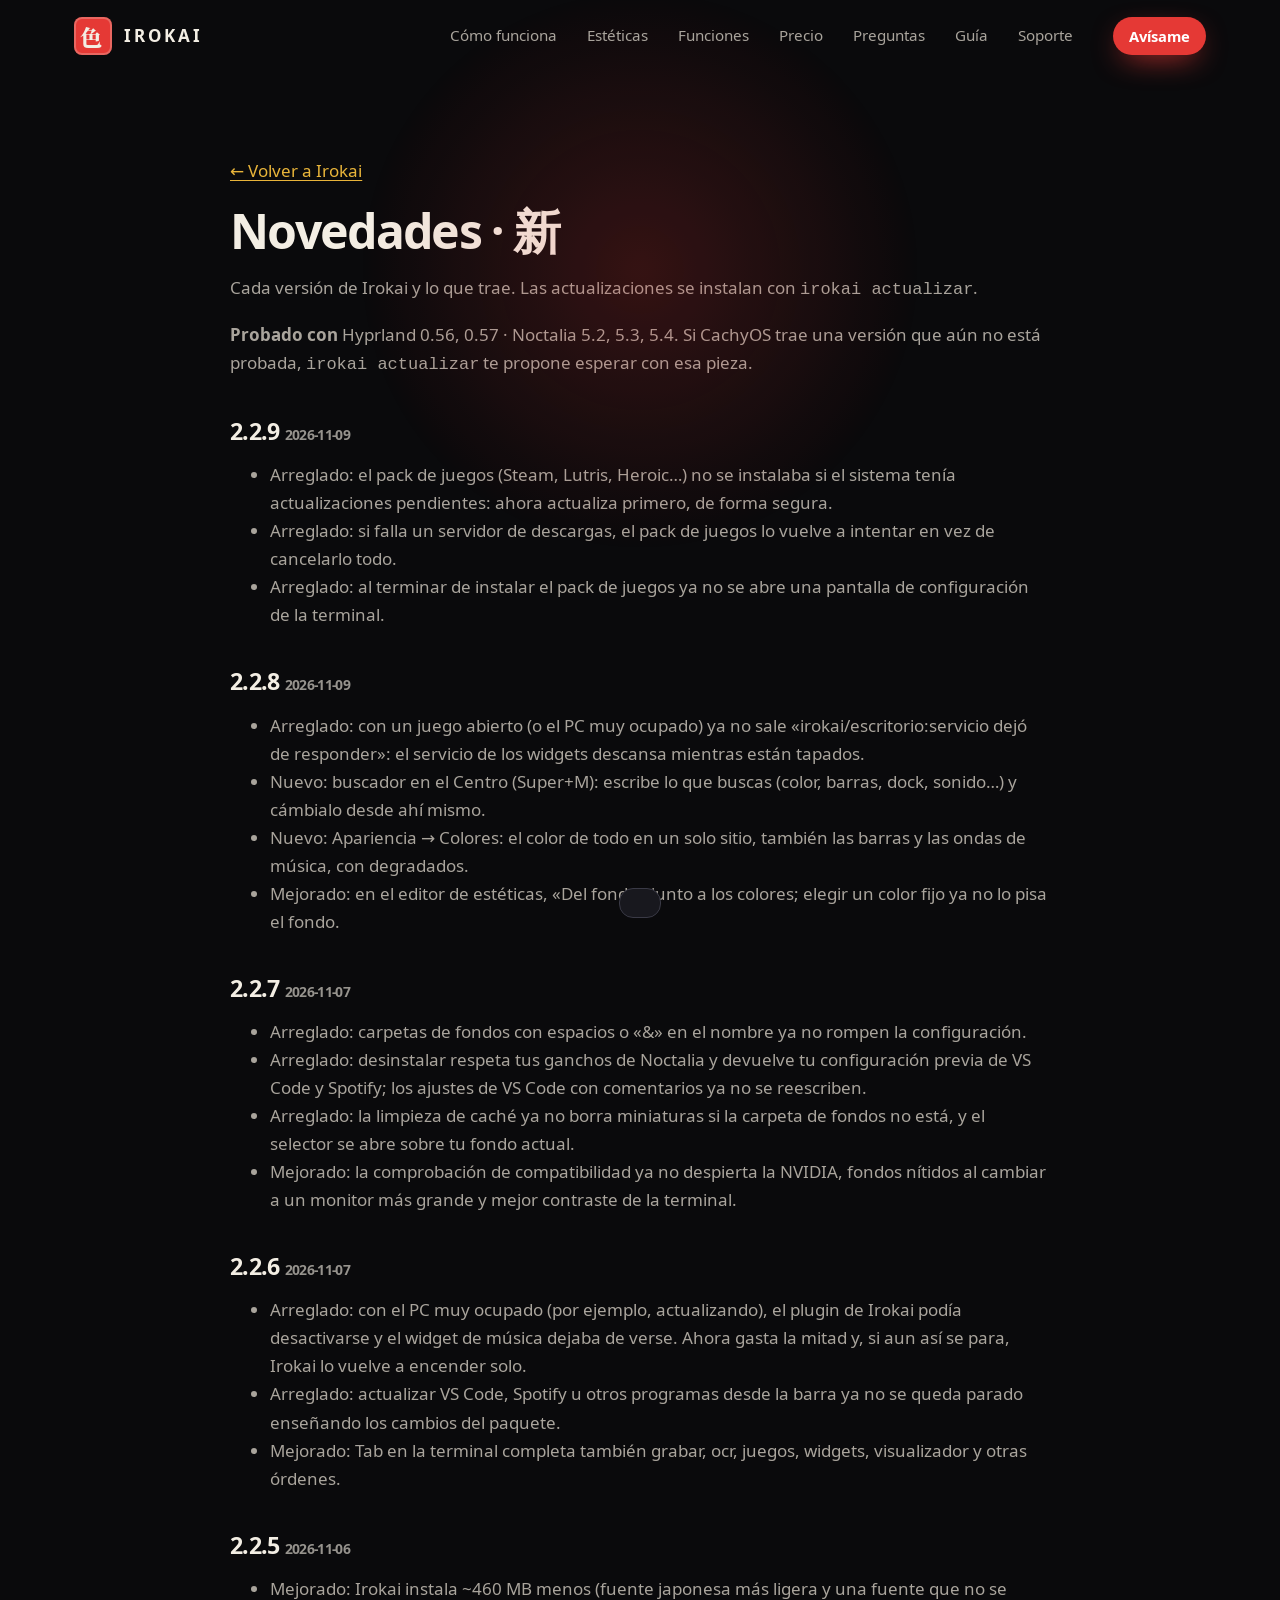
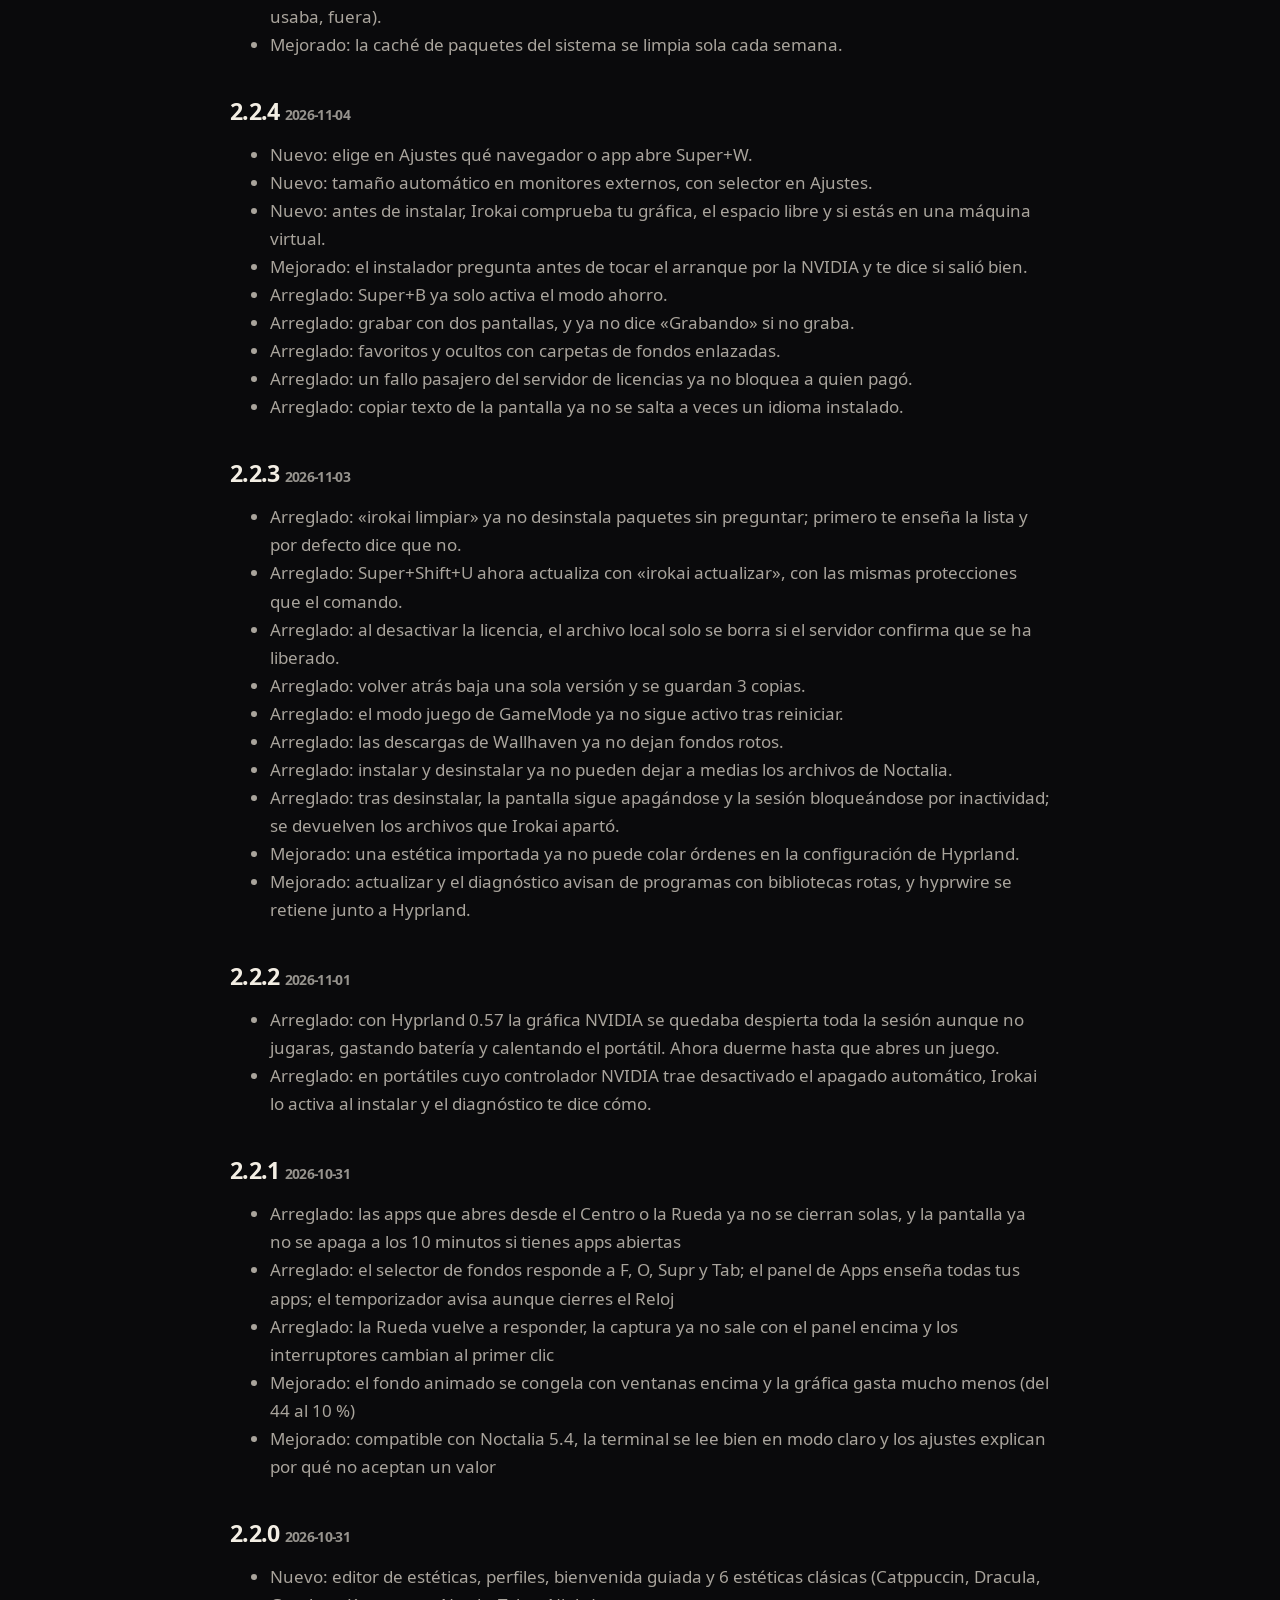
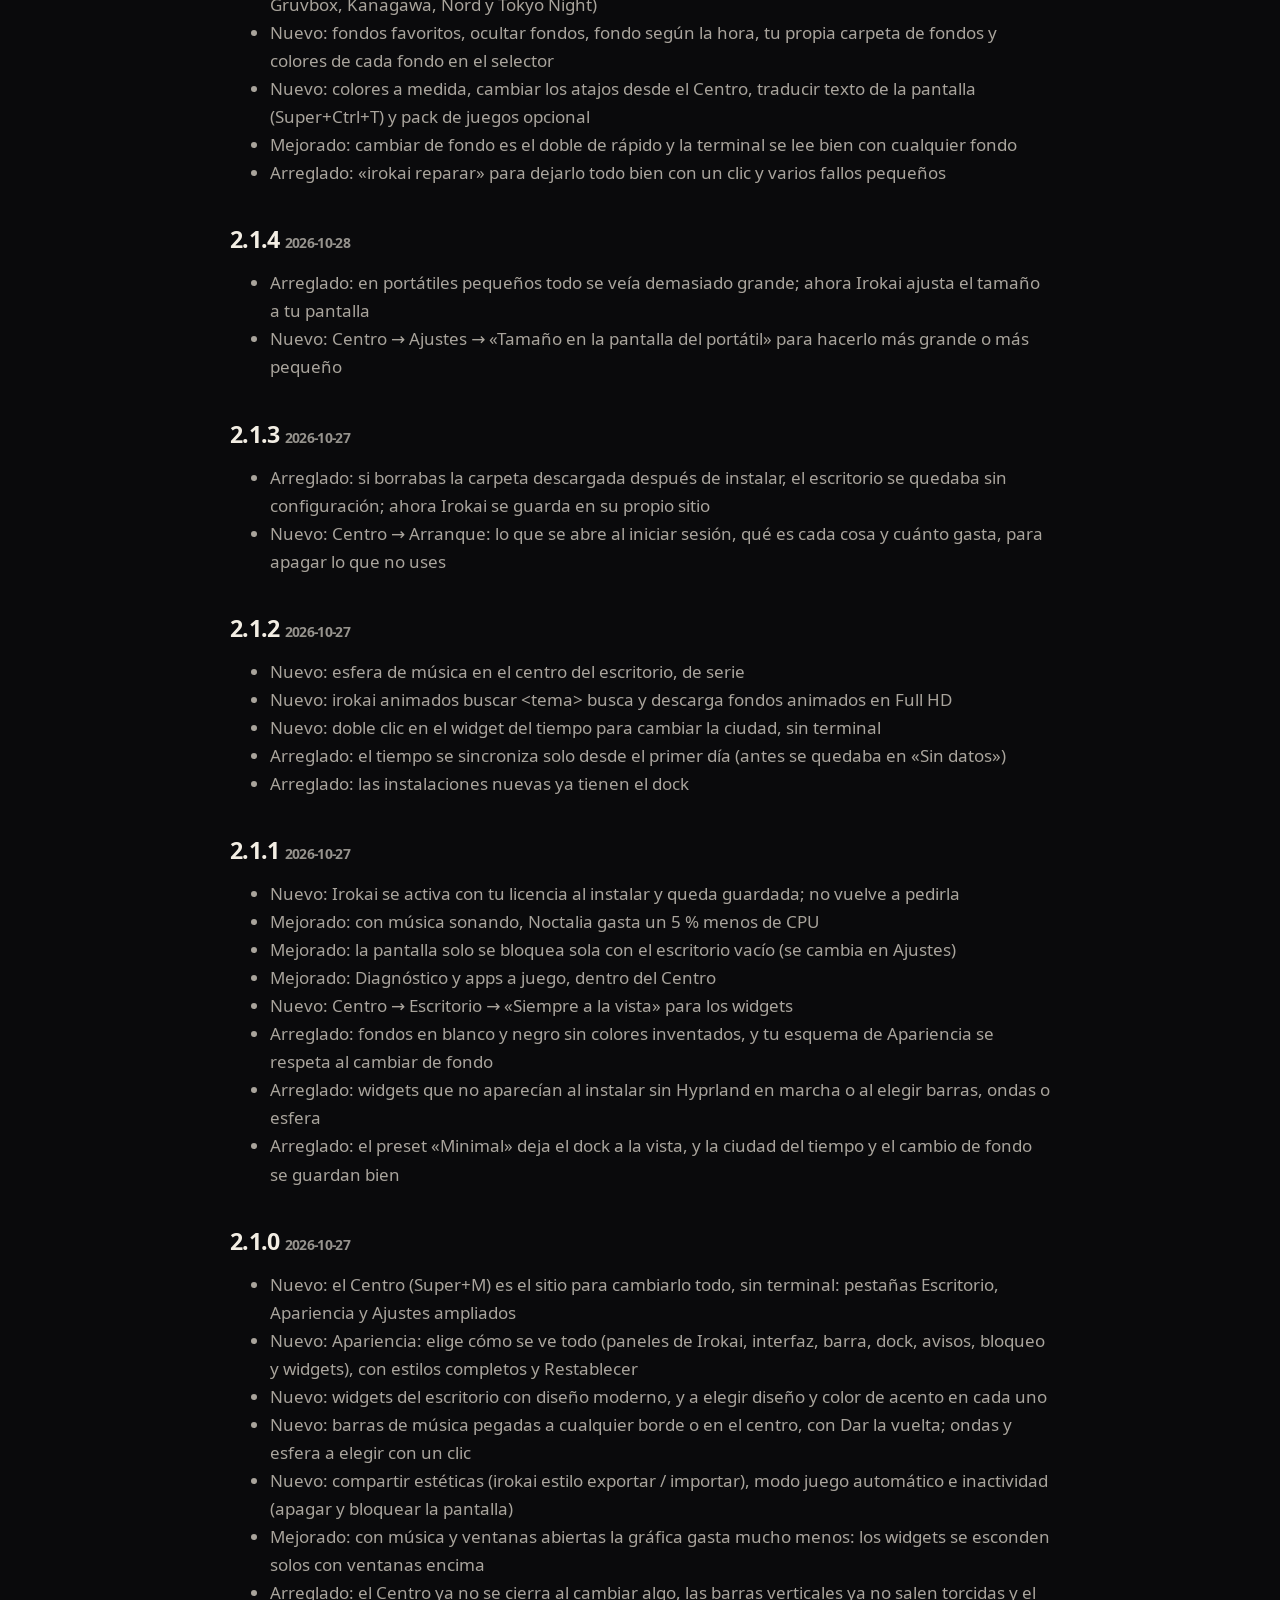
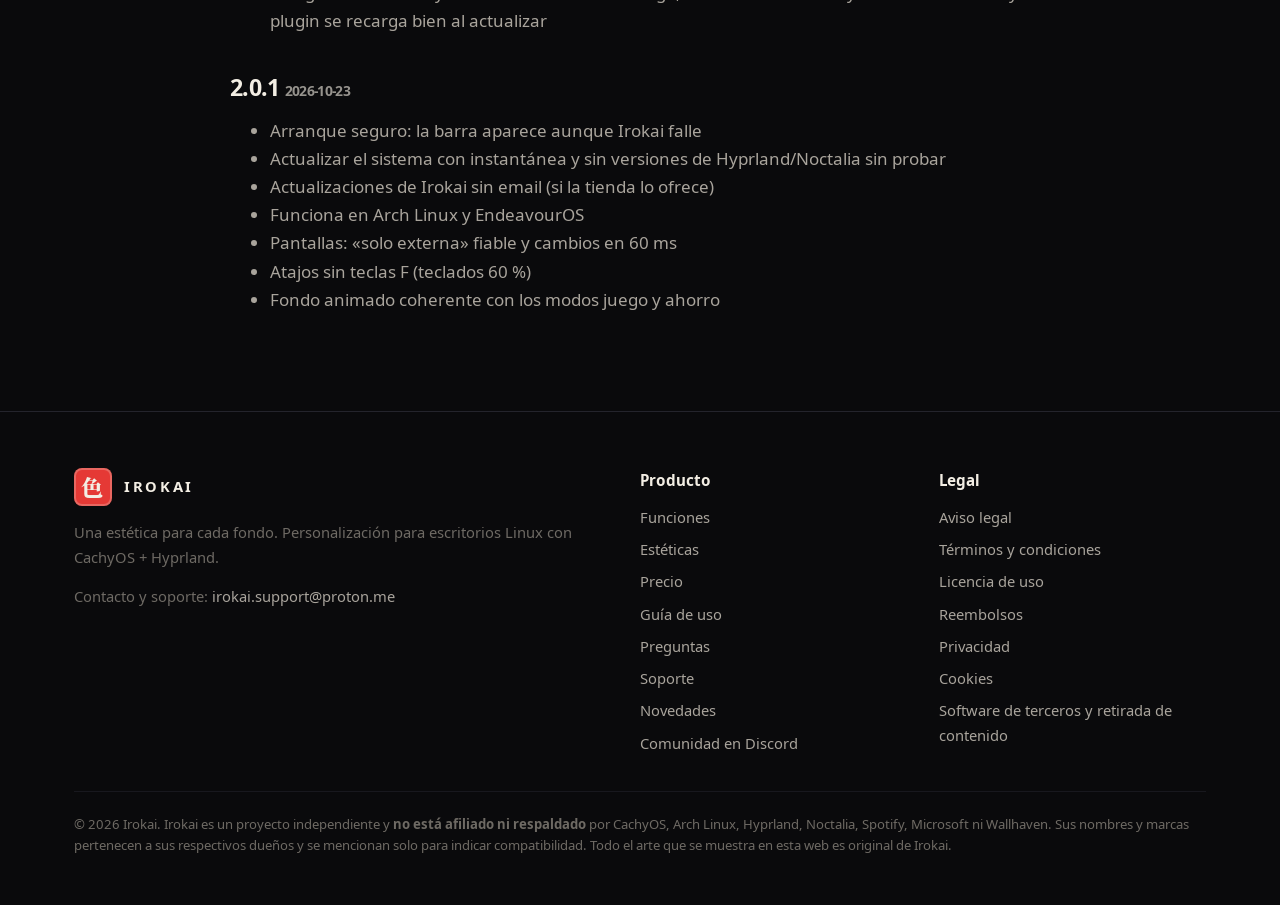
<file: docs/novedades/index.html>
<!doctype html>
<html lang="es">
<head>
<meta charset="utf-8">
<meta name="viewport" content="width=device-width, initial-scale=1, viewport-fit=cover">
<title>Novedades · Irokai</title>
<meta name="description" content="Historial de versiones de Irokai y versiones de Hyprland y Noctalia con las que está probado.">
<link rel="canonical" href="https://danitechia.github.io/irokai-web/novedades/">
<meta name="robots" content="index,follow,max-image-preview:large,max-video-preview:-1">
<meta name="theme-color" content="#0A0A0C">
<meta name="color-scheme" content="dark">
<link rel="icon" href="../marca/favicon.svg" type="image/svg+xml">
<link rel="manifest" href="../manifest.webmanifest">
<meta property="og:type" content="website">
<meta property="og:site_name" content="Irokai">
<meta property="og:locale" content="es_ES">
<meta property="og:title" content="Novedades · Irokai">
<meta property="og:description" content="Historial de versiones de Irokai y versiones de Hyprland y Noctalia con las que está probado.">
<meta property="og:url" content="https://danitechia.github.io/irokai-web/novedades/">
<meta property="og:image" content="https://danitechia.github.io/irokai-web/marca/og.png">
<meta property="og:image:width" content="1200"><meta property="og:image:height" content="630">
<meta property="og:image:alt" content="Irokai 色界 — Una estética para cada fondo">
<meta name="twitter:card" content="summary_large_image">
<meta name="twitter:title" content="Novedades · Irokai">
<meta name="twitter:description" content="Historial de versiones de Irokai y versiones de Hyprland y Noctalia con las que está probado.">
<meta name="twitter:image" content="https://danitechia.github.io/irokai-web/marca/og.png">
<link rel="preload" href="../fuentes/sans-700.woff2" as="font" type="font/woff2" crossorigin>
<link rel="stylesheet" href="../estilo.css?v=bb0face2">

</head>
<body>
<a class="saltar" href="#contenido">Saltar al contenido</a>
<div id="progreso"></div><div id="luz" aria-hidden="true"></div>
<header class="cab" id="cab"><div class="contenedor">
  <a class="marca" href="../" aria-label="Irokai, inicio"><span class="sello">色</span>IROKAI</a>
  <button class="hamburguesa" aria-label="Abrir menú" aria-expanded="false" aria-controls="menu">☰</button>
  <nav class="menu" id="menu" aria-label="Principal">
    <a href="../#como">Cómo funciona</a><a href="../#esteticas">Estéticas</a><a href="../#funciones">Funciones</a>
    <a href="../#precio">Precio</a><a href="../#faq">Preguntas</a><a href="../guia/">Guía</a><a href="../soporte/">Soporte</a>
  </nav>
  <a class="boton peq" href="../#precio" data-comprar>Avísame</a>
</div></header>
<main id="contenido">
<div class="contenedor legal"><p><a href="../">← Volver a Irokai</a></p><h1>Novedades · 新</h1>
<p>Cada versión de Irokai y lo que trae. Las actualizaciones se instalan con <code>irokai actualizar</code>.</p>
<p><b>Probado con</b> Hyprland 0.56, 0.57 · Noctalia 5.2, 5.3, 5.4. Si CachyOS trae una versión que aún no está probada, <code>irokai actualizar</code> te propone esperar con esa pieza.</p>
<h2>2.2.9 <small style="opacity:.6;font-size:.6em">2026-11-09</small></h2><ul><li>Arreglado: el pack de juegos (Steam, Lutris, Heroic…) no se instalaba si el sistema tenía actualizaciones pendientes: ahora actualiza primero, de forma segura.</li><li>Arreglado: si falla un servidor de descargas, el pack de juegos lo vuelve a intentar en vez de cancelarlo todo.</li><li>Arreglado: al terminar de instalar el pack de juegos ya no se abre una pantalla de configuración de la terminal.</li></ul><h2>2.2.8 <small style="opacity:.6;font-size:.6em">2026-11-09</small></h2><ul><li>Arreglado: con un juego abierto (o el PC muy ocupado) ya no sale «irokai/escritorio:servicio dejó de responder»: el servicio de los widgets descansa mientras están tapados.</li><li>Nuevo: buscador en el Centro (Super+M): escribe lo que buscas (color, barras, dock, sonido…) y cámbialo desde ahí mismo.</li><li>Nuevo: Apariencia → Colores: el color de todo en un solo sitio, también las barras y las ondas de música, con degradados.</li><li>Mejorado: en el editor de estéticas, «Del fondo» junto a los colores; elegir un color fijo ya no lo pisa el fondo.</li></ul><h2>2.2.7 <small style="opacity:.6;font-size:.6em">2026-11-07</small></h2><ul><li>Arreglado: carpetas de fondos con espacios o «&amp;» en el nombre ya no rompen la configuración.</li><li>Arreglado: desinstalar respeta tus ganchos de Noctalia y devuelve tu configuración previa de VS Code y Spotify; los ajustes de VS Code con comentarios ya no se reescriben.</li><li>Arreglado: la limpieza de caché ya no borra miniaturas si la carpeta de fondos no está, y el selector se abre sobre tu fondo actual.</li><li>Mejorado: la comprobación de compatibilidad ya no despierta la NVIDIA, fondos nítidos al cambiar a un monitor más grande y mejor contraste de la terminal.</li></ul><h2>2.2.6 <small style="opacity:.6;font-size:.6em">2026-11-07</small></h2><ul><li>Arreglado: con el PC muy ocupado (por ejemplo, actualizando), el plugin de Irokai podía desactivarse y el widget de música dejaba de verse. Ahora gasta la mitad y, si aun así se para, Irokai lo vuelve a encender solo.</li><li>Arreglado: actualizar VS Code, Spotify u otros programas desde la barra ya no se queda parado enseñando los cambios del paquete.</li><li>Mejorado: Tab en la terminal completa también grabar, ocr, juegos, widgets, visualizador y otras órdenes.</li></ul><h2>2.2.5 <small style="opacity:.6;font-size:.6em">2026-11-06</small></h2><ul><li>Mejorado: Irokai instala ~460 MB menos (fuente japonesa más ligera y una fuente que no se usaba, fuera).</li><li>Mejorado: la caché de paquetes del sistema se limpia sola cada semana.</li></ul><h2>2.2.4 <small style="opacity:.6;font-size:.6em">2026-11-04</small></h2><ul><li>Nuevo: elige en Ajustes qué navegador o app abre Super+W.</li><li>Nuevo: tamaño automático en monitores externos, con selector en Ajustes.</li><li>Nuevo: antes de instalar, Irokai comprueba tu gráfica, el espacio libre y si estás en una máquina virtual.</li><li>Mejorado: el instalador pregunta antes de tocar el arranque por la NVIDIA y te dice si salió bien.</li><li>Arreglado: Super+B ya solo activa el modo ahorro.</li><li>Arreglado: grabar con dos pantallas, y ya no dice «Grabando» si no graba.</li><li>Arreglado: favoritos y ocultos con carpetas de fondos enlazadas.</li><li>Arreglado: un fallo pasajero del servidor de licencias ya no bloquea a quien pagó.</li><li>Arreglado: copiar texto de la pantalla ya no se salta a veces un idioma instalado.</li></ul><h2>2.2.3 <small style="opacity:.6;font-size:.6em">2026-11-03</small></h2><ul><li>Arreglado: «irokai limpiar» ya no desinstala paquetes sin preguntar; primero te enseña la lista y por defecto dice que no.</li><li>Arreglado: Super+Shift+U ahora actualiza con «irokai actualizar», con las mismas protecciones que el comando.</li><li>Arreglado: al desactivar la licencia, el archivo local solo se borra si el servidor confirma que se ha liberado.</li><li>Arreglado: volver atrás baja una sola versión y se guardan 3 copias.</li><li>Arreglado: el modo juego de GameMode ya no sigue activo tras reiniciar.</li><li>Arreglado: las descargas de Wallhaven ya no dejan fondos rotos.</li><li>Arreglado: instalar y desinstalar ya no pueden dejar a medias los archivos de Noctalia.</li><li>Arreglado: tras desinstalar, la pantalla sigue apagándose y la sesión bloqueándose por inactividad; se devuelven los archivos que Irokai apartó.</li><li>Mejorado: una estética importada ya no puede colar órdenes en la configuración de Hyprland.</li><li>Mejorado: actualizar y el diagnóstico avisan de programas con bibliotecas rotas, y hyprwire se retiene junto a Hyprland.</li></ul><h2>2.2.2 <small style="opacity:.6;font-size:.6em">2026-11-01</small></h2><ul><li>Arreglado: con Hyprland 0.57 la gráfica NVIDIA se quedaba despierta toda la sesión aunque no jugaras, gastando batería y calentando el portátil. Ahora duerme hasta que abres un juego.</li><li>Arreglado: en portátiles cuyo controlador NVIDIA trae desactivado el apagado automático, Irokai lo activa al instalar y el diagnóstico te dice cómo.</li></ul><h2>2.2.1 <small style="opacity:.6;font-size:.6em">2026-10-31</small></h2><ul><li>Arreglado: las apps que abres desde el Centro o la Rueda ya no se cierran solas, y la pantalla ya no se apaga a los 10 minutos si tienes apps abiertas</li><li>Arreglado: el selector de fondos responde a F, O, Supr y Tab; el panel de Apps enseña todas tus apps; el temporizador avisa aunque cierres el Reloj</li><li>Arreglado: la Rueda vuelve a responder, la captura ya no sale con el panel encima y los interruptores cambian al primer clic</li><li>Mejorado: el fondo animado se congela con ventanas encima y la gráfica gasta mucho menos (del 44 al 10 %)</li><li>Mejorado: compatible con Noctalia 5.4, la terminal se lee bien en modo claro y los ajustes explican por qué no aceptan un valor</li></ul><h2>2.2.0 <small style="opacity:.6;font-size:.6em">2026-10-31</small></h2><ul><li>Nuevo: editor de estéticas, perfiles, bienvenida guiada y 6 estéticas clásicas (Catppuccin, Dracula, Gruvbox, Kanagawa, Nord y Tokyo Night)</li><li>Nuevo: fondos favoritos, ocultar fondos, fondo según la hora, tu propia carpeta de fondos y colores de cada fondo en el selector</li><li>Nuevo: colores a medida, cambiar los atajos desde el Centro, traducir texto de la pantalla (Super+Ctrl+T) y pack de juegos opcional</li><li>Mejorado: cambiar de fondo es el doble de rápido y la terminal se lee bien con cualquier fondo</li><li>Arreglado: «irokai reparar» para dejarlo todo bien con un clic y varios fallos pequeños</li></ul><h2>2.1.4 <small style="opacity:.6;font-size:.6em">2026-10-28</small></h2><ul><li>Arreglado: en portátiles pequeños todo se veía demasiado grande; ahora Irokai ajusta el tamaño a tu pantalla</li><li>Nuevo: Centro → Ajustes → «Tamaño en la pantalla del portátil» para hacerlo más grande o más pequeño</li></ul><h2>2.1.3 <small style="opacity:.6;font-size:.6em">2026-10-27</small></h2><ul><li>Arreglado: si borrabas la carpeta descargada después de instalar, el escritorio se quedaba sin configuración; ahora Irokai se guarda en su propio sitio</li><li>Nuevo: Centro → Arranque: lo que se abre al iniciar sesión, qué es cada cosa y cuánto gasta, para apagar lo que no uses</li></ul><h2>2.1.2 <small style="opacity:.6;font-size:.6em">2026-10-27</small></h2><ul><li>Nuevo: esfera de música en el centro del escritorio, de serie</li><li>Nuevo: irokai animados buscar &lt;tema&gt; busca y descarga fondos animados en Full HD</li><li>Nuevo: doble clic en el widget del tiempo para cambiar la ciudad, sin terminal</li><li>Arreglado: el tiempo se sincroniza solo desde el primer día (antes se quedaba en «Sin datos»)</li><li>Arreglado: las instalaciones nuevas ya tienen el dock</li></ul><h2>2.1.1 <small style="opacity:.6;font-size:.6em">2026-10-27</small></h2><ul><li>Nuevo: Irokai se activa con tu licencia al instalar y queda guardada; no vuelve a pedirla</li><li>Mejorado: con música sonando, Noctalia gasta un 5 % menos de CPU</li><li>Mejorado: la pantalla solo se bloquea sola con el escritorio vacío (se cambia en Ajustes)</li><li>Mejorado: Diagnóstico y apps a juego, dentro del Centro</li><li>Nuevo: Centro → Escritorio → «Siempre a la vista» para los widgets</li><li>Arreglado: fondos en blanco y negro sin colores inventados, y tu esquema de Apariencia se respeta al cambiar de fondo</li><li>Arreglado: widgets que no aparecían al instalar sin Hyprland en marcha o al elegir barras, ondas o esfera</li><li>Arreglado: el preset «Minimal» deja el dock a la vista, y la ciudad del tiempo y el cambio de fondo se guardan bien</li></ul><h2>2.1.0 <small style="opacity:.6;font-size:.6em">2026-10-27</small></h2><ul><li>Nuevo: el Centro (Super+M) es el sitio para cambiarlo todo, sin terminal: pestañas Escritorio, Apariencia y Ajustes ampliados</li><li>Nuevo: Apariencia: elige cómo se ve todo (paneles de Irokai, interfaz, barra, dock, avisos, bloqueo y widgets), con estilos completos y Restablecer</li><li>Nuevo: widgets del escritorio con diseño moderno, y a elegir diseño y color de acento en cada uno</li><li>Nuevo: barras de música pegadas a cualquier borde o en el centro, con Dar la vuelta; ondas y esfera a elegir con un clic</li><li>Nuevo: compartir estéticas (irokai estilo exportar / importar), modo juego automático e inactividad (apagar y bloquear la pantalla)</li><li>Mejorado: con música y ventanas abiertas la gráfica gasta mucho menos: los widgets se esconden solos con ventanas encima</li><li>Arreglado: el Centro ya no se cierra al cambiar algo, las barras verticales ya no salen torcidas y el plugin se recarga bien al actualizar</li></ul><h2>2.0.1 <small style="opacity:.6;font-size:.6em">2026-10-23</small></h2><ul><li>Arranque seguro: la barra aparece aunque Irokai falle</li><li>Actualizar el sistema con instantánea y sin versiones de Hyprland/Noctalia sin probar</li><li>Actualizaciones de Irokai sin email (si la tienda lo ofrece)</li><li>Funciona en Arch Linux y EndeavourOS</li><li>Pantallas: «solo externa» fiable y cambios en 60 ms</li><li>Atajos sin teclas F (teclados 60 %)</li><li>Fondo animado coherente con los modos juego y ahorro</li></ul></div>
</main>
<footer><div class="contenedor">
 <div class="rejilla">
  <div><a class="marca" href="../"><span class="sello">色</span>IROKAI</a>
   <p>Una estética para cada fondo. Personalización para escritorios Linux con CachyOS + Hyprland.</p>
   <p>Contacto y soporte: <a href="mailto:irokai.support@proton.me">irokai.support@proton.me</a></p></div>
  <div><h4>Producto</h4><ul><li><a href="../#funciones">Funciones</a></li><li><a href="../#esteticas">Estéticas</a></li>
   <li><a href="../#precio">Precio</a></li><li><a href="../guia/">Guía de uso</a></li><li><a href="../#faq">Preguntas</a></li><li><a href="../soporte/">Soporte</a></li><li><a href="../novedades/">Novedades</a></li><li><a href="../discord/">Comunidad en Discord</a></li></ul></div>
  <div><h4>Legal</h4><ul><li><a href="../legal/aviso-legal.html">Aviso legal</a></li><li><a href="../legal/terminos.html">Términos y condiciones</a></li>
   <li><a href="../legal/licencia.html">Licencia de uso</a></li><li><a href="../legal/reembolsos.html">Reembolsos</a></li>
   <li><a href="../legal/privacidad.html">Privacidad</a></li><li><a href="../legal/cookies.html">Cookies</a></li>
   <li><a href="../legal/terceros.html">Software de terceros y retirada de contenido</a></li></ul></div>
 </div>
 <p class="descargo">© 2026 Irokai. Irokai es un proyecto independiente y <b>no está afiliado ni respaldado</b> por CachyOS, Arch Linux,
 Hyprland, Noctalia, Spotify, Microsoft ni Wallhaven. Sus nombres y marcas pertenecen a sus respectivos dueños y se mencionan solo para indicar compatibilidad.
 Todo el arte que se muestra en esta web es original de Irokai.</p>
</div></footer>
<div id="aviso" role="status" aria-live="polite"></div>
<script>window.IROKAI={"compra": "", "lista": "https://buttondown.com/api/emails/embed-subscribe/irokainews", "esperando_min": 1, "esteticas": []};</script>
<script src="../app.js?v=75cc6d68" defer></script>
</body>
</html>
</file>
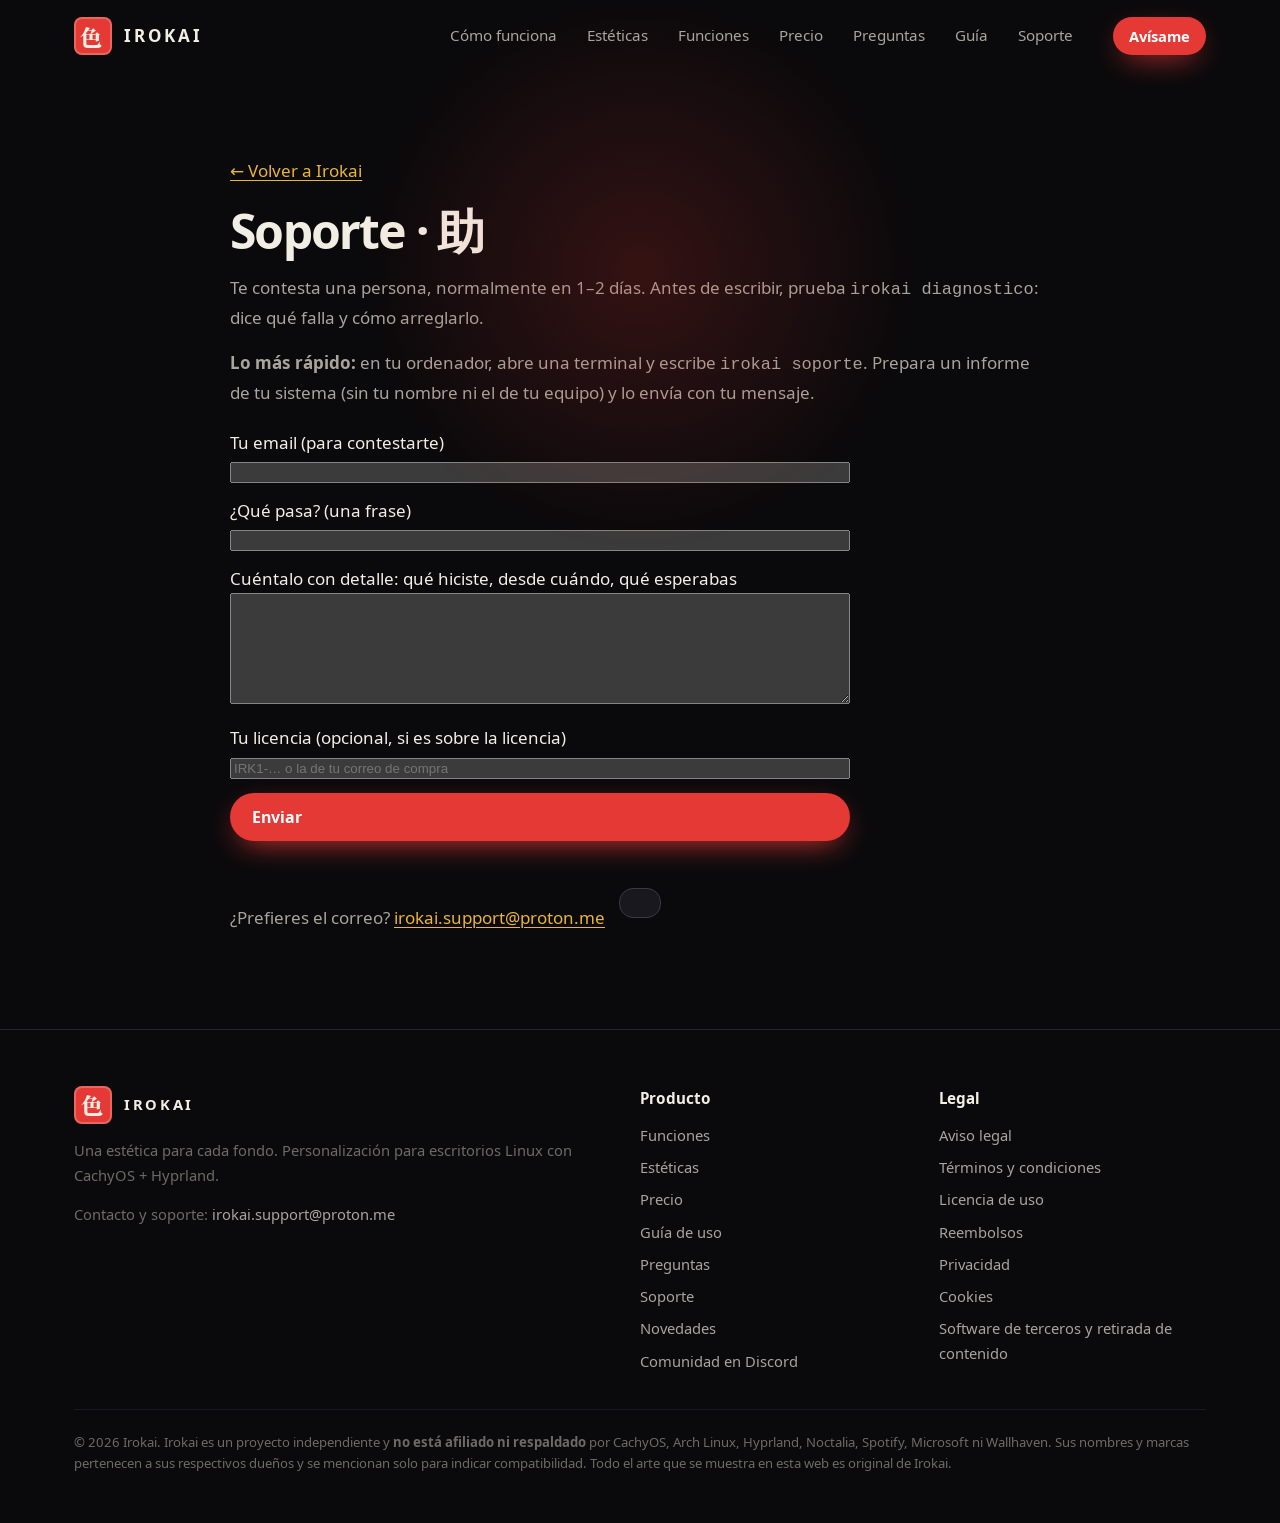
<file: docs/soporte/index.html>
<!doctype html>
<html lang="es">
<head>
<meta charset="utf-8">
<meta name="viewport" content="width=device-width, initial-scale=1, viewport-fit=cover">
<title>Soporte · Irokai</title>
<meta name="description" content="Soporte de Irokai: escríbenos y te contesta una persona.">
<link rel="canonical" href="https://danitechia.github.io/irokai-web/soporte/">
<meta name="robots" content="index,follow,max-image-preview:large,max-video-preview:-1">
<meta name="theme-color" content="#0A0A0C">
<meta name="color-scheme" content="dark">
<link rel="icon" href="../marca/favicon.svg" type="image/svg+xml">
<link rel="manifest" href="../manifest.webmanifest">
<meta property="og:type" content="website">
<meta property="og:site_name" content="Irokai">
<meta property="og:locale" content="es_ES">
<meta property="og:title" content="Soporte · Irokai">
<meta property="og:description" content="Soporte de Irokai: escríbenos y te contesta una persona.">
<meta property="og:url" content="https://danitechia.github.io/irokai-web/soporte/">
<meta property="og:image" content="https://danitechia.github.io/irokai-web/marca/og.png">
<meta property="og:image:width" content="1200"><meta property="og:image:height" content="630">
<meta property="og:image:alt" content="Irokai 色界 — Una estética para cada fondo">
<meta name="twitter:card" content="summary_large_image">
<meta name="twitter:title" content="Soporte · Irokai">
<meta name="twitter:description" content="Soporte de Irokai: escríbenos y te contesta una persona.">
<meta name="twitter:image" content="https://danitechia.github.io/irokai-web/marca/og.png">
<link rel="preload" href="../fuentes/sans-700.woff2" as="font" type="font/woff2" crossorigin>
<link rel="stylesheet" href="../estilo.css?v=bb0face2">

</head>
<body>
<a class="saltar" href="#contenido">Saltar al contenido</a>
<div id="progreso"></div><div id="luz" aria-hidden="true"></div>
<header class="cab" id="cab"><div class="contenedor">
  <a class="marca" href="../" aria-label="Irokai, inicio"><span class="sello">色</span>IROKAI</a>
  <button class="hamburguesa" aria-label="Abrir menú" aria-expanded="false" aria-controls="menu">☰</button>
  <nav class="menu" id="menu" aria-label="Principal">
    <a href="../#como">Cómo funciona</a><a href="../#esteticas">Estéticas</a><a href="../#funciones">Funciones</a>
    <a href="../#precio">Precio</a><a href="../#faq">Preguntas</a><a href="../guia/">Guía</a><a href="../soporte/">Soporte</a>
  </nav>
  <a class="boton peq" href="../#precio" data-comprar>Avísame</a>
</div></header>
<main id="contenido">
<div class="contenedor legal"><p><a href="../">← Volver a Irokai</a></p><h1>Soporte · 助</h1>
<p>Te contesta una persona, normalmente en 1–2 días. Antes de escribir, prueba <code>irokai diagnostico</code>: dice qué falla y cómo arreglarlo.</p>
<p><b>Lo más rápido:</b> en tu ordenador, abre una terminal y escribe <code>irokai soporte</code>. Prepara un informe de tu sistema (sin tu nombre ni el de tu equipo) y lo envía con tu mensaje.</p>
<form id="fsop" class="form-soporte" style="display:grid;gap:12px;max-width:620px;margin-top:22px">
 <label>Tu email (para contestarte)<input name="email" type="email" required autocomplete="email" style="width:100%"></label>
 <label>¿Qué pasa? (una frase)<input name="asunto" required maxlength="150" style="width:100%"></label>
 <label>Cuéntalo con detalle: qué hiciste, desde cuándo, qué esperabas<textarea name="mensaje" required minlength="10" rows="7" style="width:100%"></textarea></label>
 <label>Tu licencia (opcional, si es sobre la licencia)<input name="licencia" maxlength="200" style="width:100%" placeholder="IRK1-… o la de tu correo de compra"></label>
 <input name="web" tabindex="-1" autocomplete="off" aria-hidden="true" style="position:absolute;left:-9999px">
 <button class="boton" type="submit">Enviar</button><p id="rsop" role="status"></p>
</form>
<p>¿Prefieres el correo? <a href="mailto:irokai.support@proton.me">irokai.support@proton.me</a></p></div>
<script>
document.getElementById("fsop").addEventListener("submit", async function (e) {
  e.preventDefault(); var f = e.target, r = document.getElementById("rsop"), b = f.querySelector("button");
  b.disabled = true; r.textContent = "Enviando…";
  try {
    var resp = await fetch("https://irokai-descargas.irokai-descargas.workers.dev/soporte", { method: "POST", headers: { "Content-Type": "application/json" }, body: JSON.stringify(Object.fromEntries(new FormData(f))) });
    var d = await resp.json();
    if (d.ok) { f.reset(); r.textContent = "✔ Recibido (ticket #" + d.id + "). Te contestaremos por email."; }
    else r.textContent = "✘ " + (d.error || "No se pudo enviar. Escríbenos al correo de abajo.");
  } catch (err) { r.textContent = "✘ No se pudo enviar ahora mismo. Escríbenos al correo de abajo."; }
  b.disabled = false;
});
</script>
</main>
<footer><div class="contenedor">
 <div class="rejilla">
  <div><a class="marca" href="../"><span class="sello">色</span>IROKAI</a>
   <p>Una estética para cada fondo. Personalización para escritorios Linux con CachyOS + Hyprland.</p>
   <p>Contacto y soporte: <a href="mailto:irokai.support@proton.me">irokai.support@proton.me</a></p></div>
  <div><h4>Producto</h4><ul><li><a href="../#funciones">Funciones</a></li><li><a href="../#esteticas">Estéticas</a></li>
   <li><a href="../#precio">Precio</a></li><li><a href="../guia/">Guía de uso</a></li><li><a href="../#faq">Preguntas</a></li><li><a href="../soporte/">Soporte</a></li><li><a href="../novedades/">Novedades</a></li><li><a href="../discord/">Comunidad en Discord</a></li></ul></div>
  <div><h4>Legal</h4><ul><li><a href="../legal/aviso-legal.html">Aviso legal</a></li><li><a href="../legal/terminos.html">Términos y condiciones</a></li>
   <li><a href="../legal/licencia.html">Licencia de uso</a></li><li><a href="../legal/reembolsos.html">Reembolsos</a></li>
   <li><a href="../legal/privacidad.html">Privacidad</a></li><li><a href="../legal/cookies.html">Cookies</a></li>
   <li><a href="../legal/terceros.html">Software de terceros y retirada de contenido</a></li></ul></div>
 </div>
 <p class="descargo">© 2026 Irokai. Irokai es un proyecto independiente y <b>no está afiliado ni respaldado</b> por CachyOS, Arch Linux,
 Hyprland, Noctalia, Spotify, Microsoft ni Wallhaven. Sus nombres y marcas pertenecen a sus respectivos dueños y se mencionan solo para indicar compatibilidad.
 Todo el arte que se muestra en esta web es original de Irokai.</p>
</div></footer>
<div id="aviso" role="status" aria-live="polite"></div>
<script>window.IROKAI={"compra": "", "lista": "https://buttondown.com/api/emails/embed-subscribe/irokainews", "esperando_min": 1, "esteticas": []};</script>
<script src="../app.js?v=75cc6d68" defer></script>
</body>
</html>
</file>
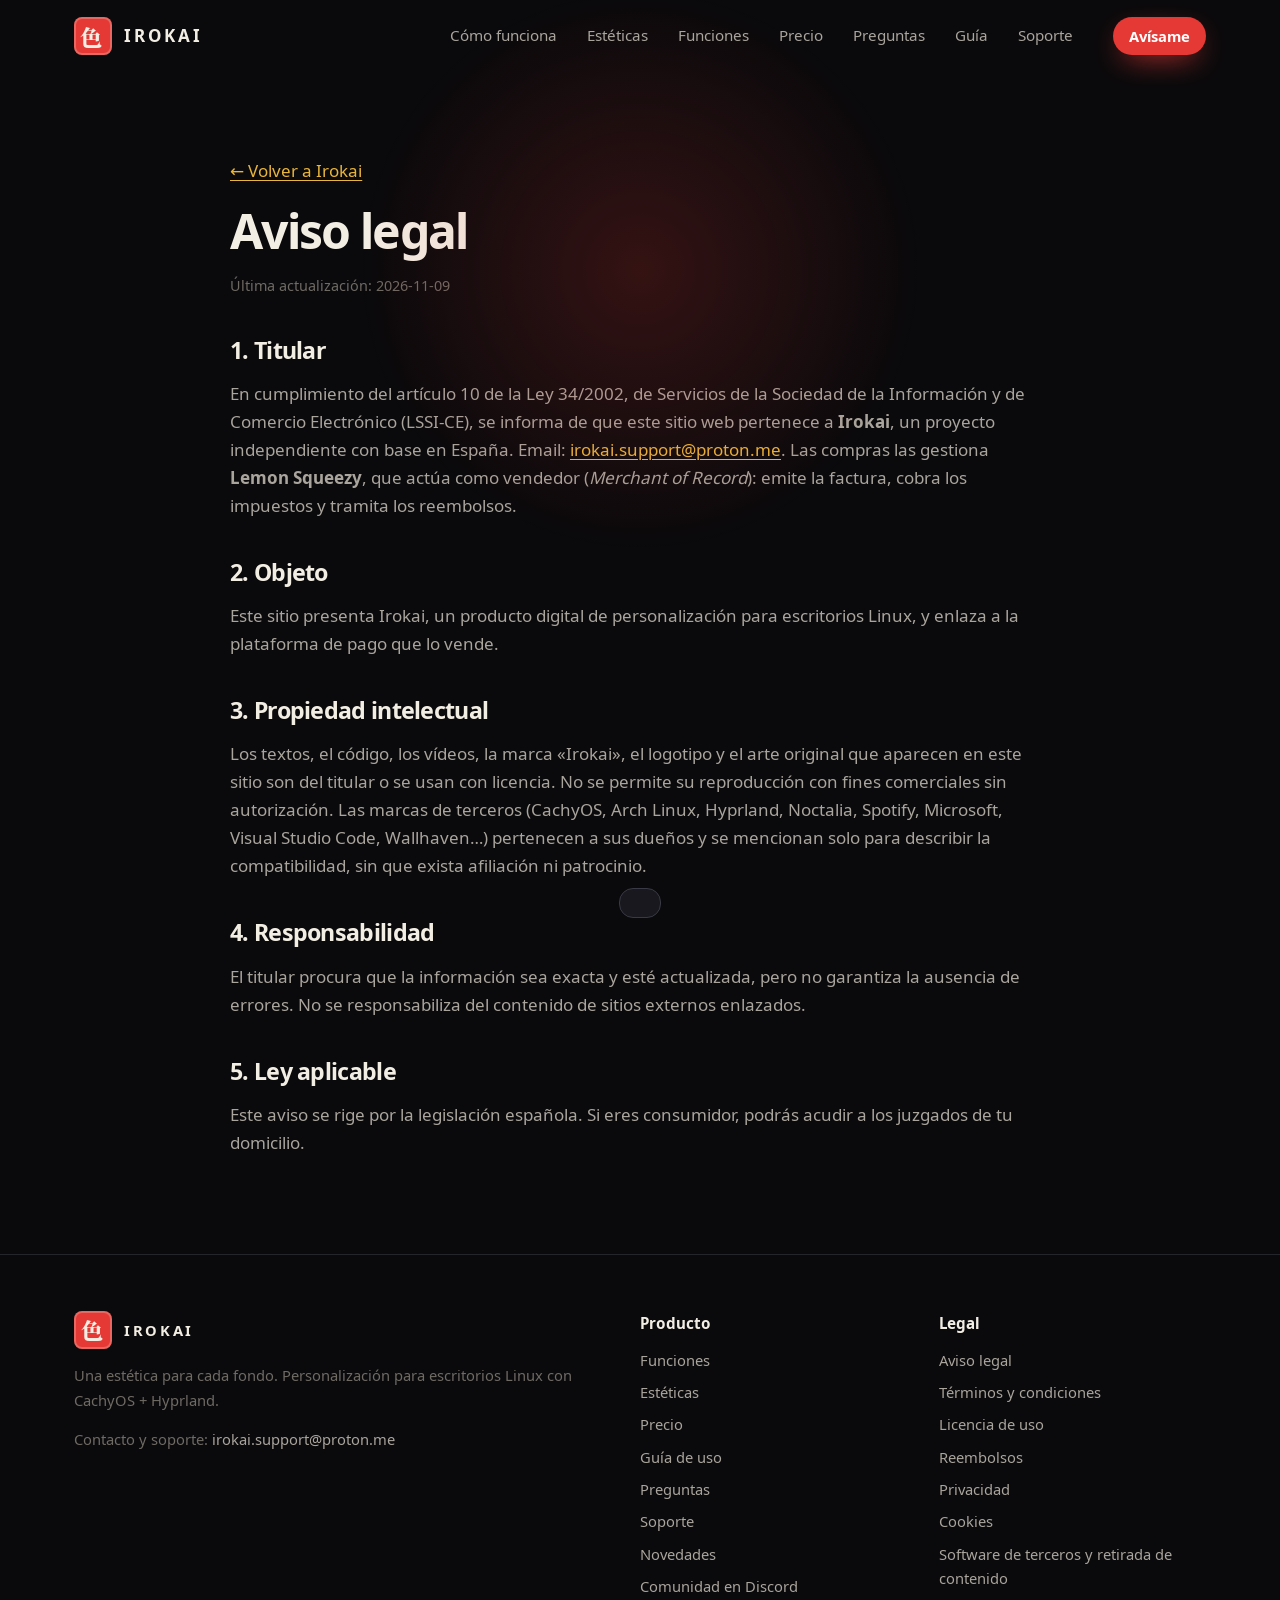
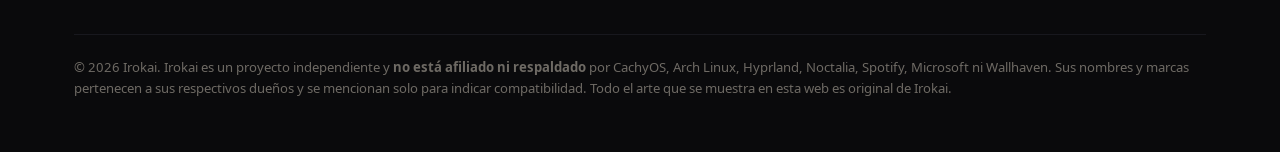
<file: docs/legal/aviso-legal.html>
<!doctype html>
<html lang="es">
<head>
<meta charset="utf-8">
<meta name="viewport" content="width=device-width, initial-scale=1, viewport-fit=cover">
<title>Aviso legal · Irokai</title>
<meta name="description" content="Información del titular de Irokai según la Ley 34/2002 (LSSI-CE).">
<link rel="canonical" href="https://danitechia.github.io/irokai-web/legal/aviso-legal.html">
<meta name="robots" content="index,follow,max-image-preview:large,max-video-preview:-1">
<meta name="theme-color" content="#0A0A0C">
<meta name="color-scheme" content="dark">
<link rel="icon" href="../marca/favicon.svg" type="image/svg+xml">
<link rel="manifest" href="../manifest.webmanifest">
<meta property="og:type" content="website">
<meta property="og:site_name" content="Irokai">
<meta property="og:locale" content="es_ES">
<meta property="og:title" content="Aviso legal · Irokai">
<meta property="og:description" content="Información del titular de Irokai según la Ley 34/2002 (LSSI-CE).">
<meta property="og:url" content="https://danitechia.github.io/irokai-web/legal/aviso-legal.html">
<meta property="og:image" content="https://danitechia.github.io/irokai-web/marca/og.png">
<meta property="og:image:width" content="1200"><meta property="og:image:height" content="630">
<meta property="og:image:alt" content="Irokai 色界 — Una estética para cada fondo">
<meta name="twitter:card" content="summary_large_image">
<meta name="twitter:title" content="Aviso legal · Irokai">
<meta name="twitter:description" content="Información del titular de Irokai según la Ley 34/2002 (LSSI-CE).">
<meta name="twitter:image" content="https://danitechia.github.io/irokai-web/marca/og.png">
<link rel="preload" href="../fuentes/sans-700.woff2" as="font" type="font/woff2" crossorigin>
<link rel="stylesheet" href="../estilo.css?v=bb0face2">
<script type="application/ld+json">{"@context": "https://schema.org", "@type": "BreadcrumbList", "itemListElement": [{"@type": "ListItem", "position": 1, "name": "Irokai", "item": "https://danitechia.github.io/irokai-web"}, {"@type": "ListItem", "position": 2, "name": "Aviso legal", "item": "https://danitechia.github.io/irokai-web/legal/aviso-legal.html"}]}</script>
</head>
<body>
<a class="saltar" href="#contenido">Saltar al contenido</a>
<div id="progreso"></div><div id="luz" aria-hidden="true"></div>
<header class="cab" id="cab"><div class="contenedor">
  <a class="marca" href="../" aria-label="Irokai, inicio"><span class="sello">色</span>IROKAI</a>
  <button class="hamburguesa" aria-label="Abrir menú" aria-expanded="false" aria-controls="menu">☰</button>
  <nav class="menu" id="menu" aria-label="Principal">
    <a href="../#como">Cómo funciona</a><a href="../#esteticas">Estéticas</a><a href="../#funciones">Funciones</a>
    <a href="../#precio">Precio</a><a href="../#faq">Preguntas</a><a href="../guia/">Guía</a><a href="../soporte/">Soporte</a>
  </nav>
  <a class="boton peq" href="../#precio" data-comprar>Avísame</a>
</div></header>
<main id="contenido">
<div class="contenedor legal"><p><a href="../">← Volver a Irokai</a></p><h1>Aviso legal</h1>
<p class="actualizado">Última actualización: 2026-11-09</p>
<h2>1. Titular</h2><p>En cumplimiento del artículo 10 de la Ley 34/2002, de Servicios de la Sociedad de la Información y de Comercio Electrónico (LSSI-CE), se informa de que este sitio web pertenece a <b>Irokai</b>, un proyecto independiente con base en España. Email: <a href="mailto:irokai.support@proton.me">irokai.support@proton.me</a>. Las compras las gestiona <b>Lemon Squeezy</b>, que actúa como vendedor (<i>Merchant of Record</i>): emite la factura, cobra los impuestos y tramita los reembolsos.</p>
<h2>2. Objeto</h2><p>Este sitio presenta Irokai, un producto digital de personalización para escritorios Linux, y enlaza a la plataforma de pago que lo vende.</p>
<h2>3. Propiedad intelectual</h2><p>Los textos, el código, los vídeos, la marca «Irokai», el logotipo y el arte original que aparecen en este sitio son del titular o se usan con licencia.
No se permite su reproducción con fines comerciales sin autorización. Las marcas de terceros (CachyOS, Arch Linux, Hyprland, Noctalia, Spotify, Microsoft, Visual Studio Code, Wallhaven…)
pertenecen a sus dueños y se mencionan solo para describir la compatibilidad, sin que exista afiliación ni patrocinio.</p>
<h2>4. Responsabilidad</h2><p>El titular procura que la información sea exacta y esté actualizada, pero no garantiza la ausencia de errores. No se responsabiliza del contenido de sitios externos enlazados.</p>
<h2>5. Ley aplicable</h2><p>Este aviso se rige por la legislación española. Si eres consumidor, podrás acudir a los juzgados de tu domicilio.</p></div>
</main>
<footer><div class="contenedor">
 <div class="rejilla">
  <div><a class="marca" href="../"><span class="sello">色</span>IROKAI</a>
   <p>Una estética para cada fondo. Personalización para escritorios Linux con CachyOS + Hyprland.</p>
   <p>Contacto y soporte: <a href="mailto:irokai.support@proton.me">irokai.support@proton.me</a></p></div>
  <div><h4>Producto</h4><ul><li><a href="../#funciones">Funciones</a></li><li><a href="../#esteticas">Estéticas</a></li>
   <li><a href="../#precio">Precio</a></li><li><a href="../guia/">Guía de uso</a></li><li><a href="../#faq">Preguntas</a></li><li><a href="../soporte/">Soporte</a></li><li><a href="../novedades/">Novedades</a></li><li><a href="../discord/">Comunidad en Discord</a></li></ul></div>
  <div><h4>Legal</h4><ul><li><a href="../legal/aviso-legal.html">Aviso legal</a></li><li><a href="../legal/terminos.html">Términos y condiciones</a></li>
   <li><a href="../legal/licencia.html">Licencia de uso</a></li><li><a href="../legal/reembolsos.html">Reembolsos</a></li>
   <li><a href="../legal/privacidad.html">Privacidad</a></li><li><a href="../legal/cookies.html">Cookies</a></li>
   <li><a href="../legal/terceros.html">Software de terceros y retirada de contenido</a></li></ul></div>
 </div>
 <p class="descargo">© 2026 Irokai. Irokai es un proyecto independiente y <b>no está afiliado ni respaldado</b> por CachyOS, Arch Linux,
 Hyprland, Noctalia, Spotify, Microsoft ni Wallhaven. Sus nombres y marcas pertenecen a sus respectivos dueños y se mencionan solo para indicar compatibilidad.
 Todo el arte que se muestra en esta web es original de Irokai.</p>
</div></footer>
<div id="aviso" role="status" aria-live="polite"></div>
<script>window.IROKAI={"compra": "", "lista": "https://buttondown.com/api/emails/embed-subscribe/irokainews", "esperando_min": 1, "esteticas": []};</script>
<script src="../app.js?v=75cc6d68" defer></script>
</body>
</html>
</file>
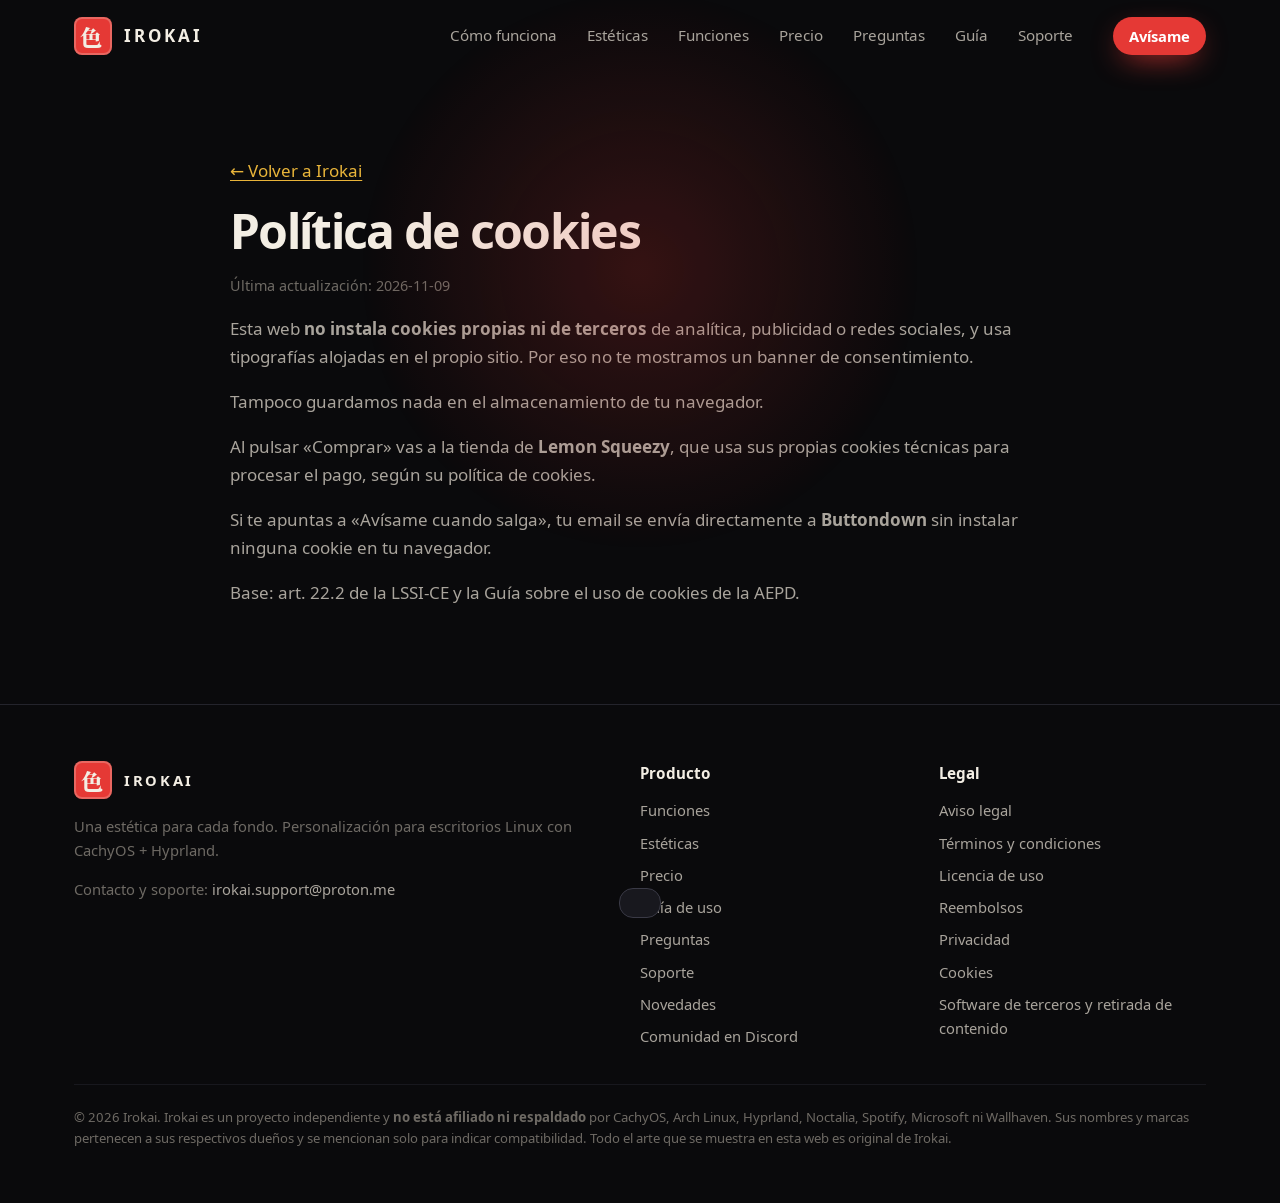
<file: docs/legal/cookies.html>
<!doctype html>
<html lang="es">
<head>
<meta charset="utf-8">
<meta name="viewport" content="width=device-width, initial-scale=1, viewport-fit=cover">
<title>Política de cookies · Irokai</title>
<meta name="description" content="Esta web no usa cookies de seguimiento.">
<link rel="canonical" href="https://danitechia.github.io/irokai-web/legal/cookies.html">
<meta name="robots" content="index,follow,max-image-preview:large,max-video-preview:-1">
<meta name="theme-color" content="#0A0A0C">
<meta name="color-scheme" content="dark">
<link rel="icon" href="../marca/favicon.svg" type="image/svg+xml">
<link rel="manifest" href="../manifest.webmanifest">
<meta property="og:type" content="website">
<meta property="og:site_name" content="Irokai">
<meta property="og:locale" content="es_ES">
<meta property="og:title" content="Política de cookies · Irokai">
<meta property="og:description" content="Esta web no usa cookies de seguimiento.">
<meta property="og:url" content="https://danitechia.github.io/irokai-web/legal/cookies.html">
<meta property="og:image" content="https://danitechia.github.io/irokai-web/marca/og.png">
<meta property="og:image:width" content="1200"><meta property="og:image:height" content="630">
<meta property="og:image:alt" content="Irokai 色界 — Una estética para cada fondo">
<meta name="twitter:card" content="summary_large_image">
<meta name="twitter:title" content="Política de cookies · Irokai">
<meta name="twitter:description" content="Esta web no usa cookies de seguimiento.">
<meta name="twitter:image" content="https://danitechia.github.io/irokai-web/marca/og.png">
<link rel="preload" href="../fuentes/sans-700.woff2" as="font" type="font/woff2" crossorigin>
<link rel="stylesheet" href="../estilo.css?v=bb0face2">
<script type="application/ld+json">{"@context": "https://schema.org", "@type": "BreadcrumbList", "itemListElement": [{"@type": "ListItem", "position": 1, "name": "Irokai", "item": "https://danitechia.github.io/irokai-web"}, {"@type": "ListItem", "position": 2, "name": "Política de cookies", "item": "https://danitechia.github.io/irokai-web/legal/cookies.html"}]}</script>
</head>
<body>
<a class="saltar" href="#contenido">Saltar al contenido</a>
<div id="progreso"></div><div id="luz" aria-hidden="true"></div>
<header class="cab" id="cab"><div class="contenedor">
  <a class="marca" href="../" aria-label="Irokai, inicio"><span class="sello">色</span>IROKAI</a>
  <button class="hamburguesa" aria-label="Abrir menú" aria-expanded="false" aria-controls="menu">☰</button>
  <nav class="menu" id="menu" aria-label="Principal">
    <a href="../#como">Cómo funciona</a><a href="../#esteticas">Estéticas</a><a href="../#funciones">Funciones</a>
    <a href="../#precio">Precio</a><a href="../#faq">Preguntas</a><a href="../guia/">Guía</a><a href="../soporte/">Soporte</a>
  </nav>
  <a class="boton peq" href="../#precio" data-comprar>Avísame</a>
</div></header>
<main id="contenido">
<div class="contenedor legal"><p><a href="../">← Volver a Irokai</a></p><h1>Política de cookies</h1>
<p class="actualizado">Última actualización: 2026-11-09</p>
<p>Esta web <b>no instala cookies propias ni de terceros</b> de analítica, publicidad o redes sociales, y usa tipografías alojadas en el propio sitio. Por eso no te mostramos un banner de consentimiento.</p>
<p>Tampoco guardamos nada en el almacenamiento de tu navegador.</p>
<p>Al pulsar «Comprar» vas a la tienda de <b>Lemon Squeezy</b>, que usa sus propias cookies técnicas para procesar el pago, según su política de cookies.</p>
<p>Si te apuntas a «Avísame cuando salga», tu email se envía directamente a <b>Buttondown</b> sin instalar ninguna cookie en tu navegador.</p>
<p>Base: art. 22.2 de la LSSI-CE y la Guía sobre el uso de cookies de la AEPD.</p></div>
</main>
<footer><div class="contenedor">
 <div class="rejilla">
  <div><a class="marca" href="../"><span class="sello">色</span>IROKAI</a>
   <p>Una estética para cada fondo. Personalización para escritorios Linux con CachyOS + Hyprland.</p>
   <p>Contacto y soporte: <a href="mailto:irokai.support@proton.me">irokai.support@proton.me</a></p></div>
  <div><h4>Producto</h4><ul><li><a href="../#funciones">Funciones</a></li><li><a href="../#esteticas">Estéticas</a></li>
   <li><a href="../#precio">Precio</a></li><li><a href="../guia/">Guía de uso</a></li><li><a href="../#faq">Preguntas</a></li><li><a href="../soporte/">Soporte</a></li><li><a href="../novedades/">Novedades</a></li><li><a href="../discord/">Comunidad en Discord</a></li></ul></div>
  <div><h4>Legal</h4><ul><li><a href="../legal/aviso-legal.html">Aviso legal</a></li><li><a href="../legal/terminos.html">Términos y condiciones</a></li>
   <li><a href="../legal/licencia.html">Licencia de uso</a></li><li><a href="../legal/reembolsos.html">Reembolsos</a></li>
   <li><a href="../legal/privacidad.html">Privacidad</a></li><li><a href="../legal/cookies.html">Cookies</a></li>
   <li><a href="../legal/terceros.html">Software de terceros y retirada de contenido</a></li></ul></div>
 </div>
 <p class="descargo">© 2026 Irokai. Irokai es un proyecto independiente y <b>no está afiliado ni respaldado</b> por CachyOS, Arch Linux,
 Hyprland, Noctalia, Spotify, Microsoft ni Wallhaven. Sus nombres y marcas pertenecen a sus respectivos dueños y se mencionan solo para indicar compatibilidad.
 Todo el arte que se muestra en esta web es original de Irokai.</p>
</div></footer>
<div id="aviso" role="status" aria-live="polite"></div>
<script>window.IROKAI={"compra": "", "lista": "https://buttondown.com/api/emails/embed-subscribe/irokainews", "esperando_min": 1, "esteticas": []};</script>
<script src="../app.js?v=75cc6d68" defer></script>
</body>
</html>
</file>
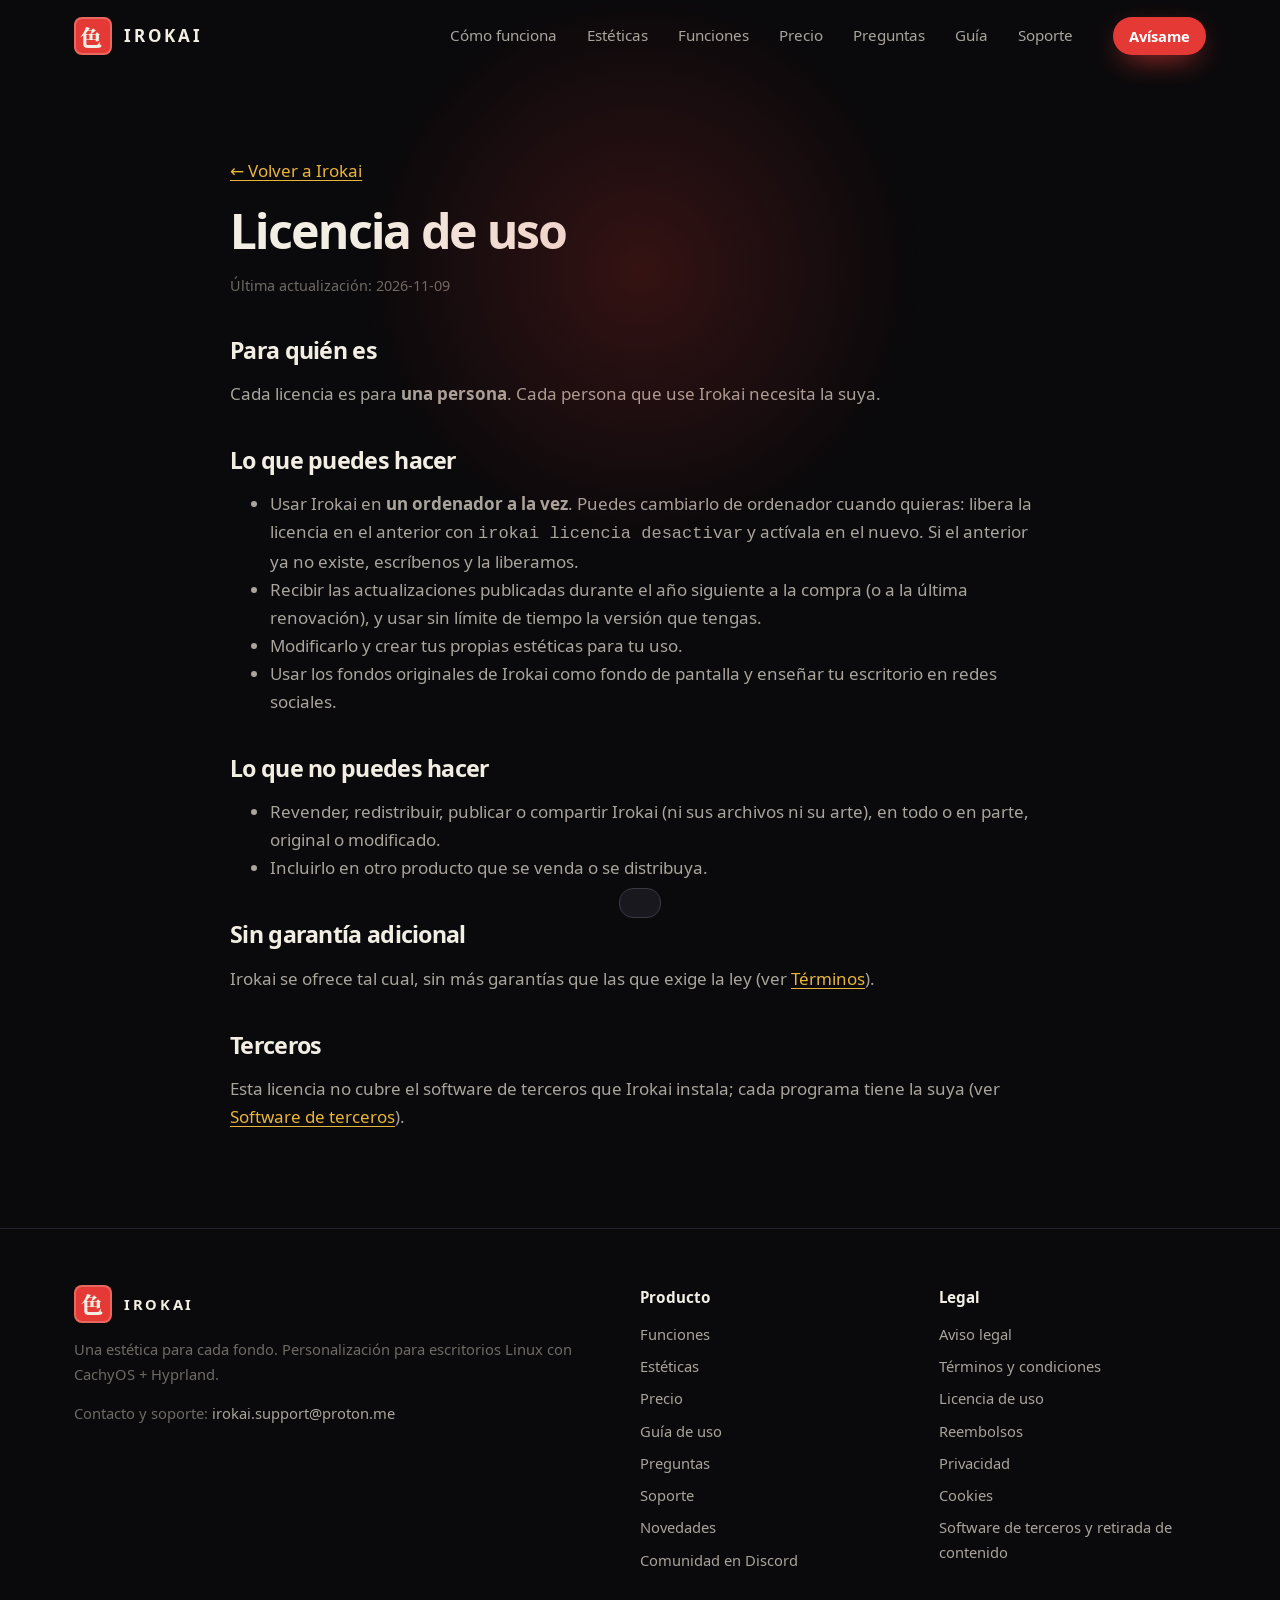
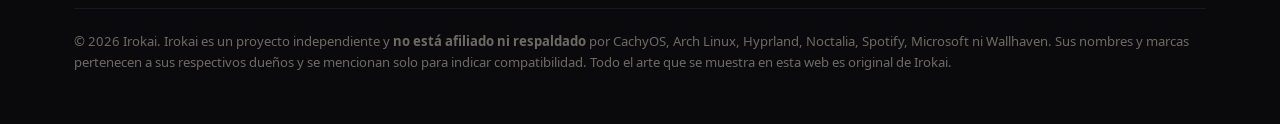
<file: docs/legal/licencia.html>
<!doctype html>
<html lang="es">
<head>
<meta charset="utf-8">
<meta name="viewport" content="width=device-width, initial-scale=1, viewport-fit=cover">
<title>Licencia de uso · Irokai</title>
<meta name="description" content="Licencia personal de Irokai: qué puedes y qué no puedes hacer.">
<link rel="canonical" href="https://danitechia.github.io/irokai-web/legal/licencia.html">
<meta name="robots" content="index,follow,max-image-preview:large,max-video-preview:-1">
<meta name="theme-color" content="#0A0A0C">
<meta name="color-scheme" content="dark">
<link rel="icon" href="../marca/favicon.svg" type="image/svg+xml">
<link rel="manifest" href="../manifest.webmanifest">
<meta property="og:type" content="website">
<meta property="og:site_name" content="Irokai">
<meta property="og:locale" content="es_ES">
<meta property="og:title" content="Licencia de uso · Irokai">
<meta property="og:description" content="Licencia personal de Irokai: qué puedes y qué no puedes hacer.">
<meta property="og:url" content="https://danitechia.github.io/irokai-web/legal/licencia.html">
<meta property="og:image" content="https://danitechia.github.io/irokai-web/marca/og.png">
<meta property="og:image:width" content="1200"><meta property="og:image:height" content="630">
<meta property="og:image:alt" content="Irokai 色界 — Una estética para cada fondo">
<meta name="twitter:card" content="summary_large_image">
<meta name="twitter:title" content="Licencia de uso · Irokai">
<meta name="twitter:description" content="Licencia personal de Irokai: qué puedes y qué no puedes hacer.">
<meta name="twitter:image" content="https://danitechia.github.io/irokai-web/marca/og.png">
<link rel="preload" href="../fuentes/sans-700.woff2" as="font" type="font/woff2" crossorigin>
<link rel="stylesheet" href="../estilo.css?v=bb0face2">
<script type="application/ld+json">{"@context": "https://schema.org", "@type": "BreadcrumbList", "itemListElement": [{"@type": "ListItem", "position": 1, "name": "Irokai", "item": "https://danitechia.github.io/irokai-web"}, {"@type": "ListItem", "position": 2, "name": "Licencia de uso", "item": "https://danitechia.github.io/irokai-web/legal/licencia.html"}]}</script>
</head>
<body>
<a class="saltar" href="#contenido">Saltar al contenido</a>
<div id="progreso"></div><div id="luz" aria-hidden="true"></div>
<header class="cab" id="cab"><div class="contenedor">
  <a class="marca" href="../" aria-label="Irokai, inicio"><span class="sello">色</span>IROKAI</a>
  <button class="hamburguesa" aria-label="Abrir menú" aria-expanded="false" aria-controls="menu">☰</button>
  <nav class="menu" id="menu" aria-label="Principal">
    <a href="../#como">Cómo funciona</a><a href="../#esteticas">Estéticas</a><a href="../#funciones">Funciones</a>
    <a href="../#precio">Precio</a><a href="../#faq">Preguntas</a><a href="../guia/">Guía</a><a href="../soporte/">Soporte</a>
  </nav>
  <a class="boton peq" href="../#precio" data-comprar>Avísame</a>
</div></header>
<main id="contenido">
<div class="contenedor legal"><p><a href="../">← Volver a Irokai</a></p><h1>Licencia de uso</h1>
<p class="actualizado">Última actualización: 2026-11-09</p>
<h2>Para quién es</h2><p>Cada licencia es para <b>una persona</b>. Cada persona que use Irokai necesita la suya.</p>
<h2>Lo que puedes hacer</h2><ul><li>Usar Irokai en <b>un ordenador a la vez</b>. Puedes cambiarlo de ordenador cuando quieras: libera la licencia en el anterior con <code>irokai licencia desactivar</code> y actívala en el nuevo. Si el anterior ya no existe, escríbenos y la liberamos.</li>
<li>Recibir las actualizaciones publicadas durante el año siguiente a la compra (o a la última renovación), y usar sin límite de tiempo la versión que tengas.</li><li>Modificarlo y crear tus propias estéticas para tu uso.</li>
<li>Usar los fondos originales de Irokai como fondo de pantalla y enseñar tu escritorio en redes sociales.</li></ul>
<h2>Lo que no puedes hacer</h2><ul><li>Revender, redistribuir, publicar o compartir Irokai (ni sus archivos ni su arte), en todo o en parte, original o modificado.</li>
<li>Incluirlo en otro producto que se venda o se distribuya.</li></ul>
<h2>Sin garantía adicional</h2><p>Irokai se ofrece tal cual, sin más garantías que las que exige la ley (ver <a href="terminos.html">Términos</a>).</p>
<h2>Terceros</h2><p>Esta licencia no cubre el software de terceros que Irokai instala; cada programa tiene la suya (ver <a href="terceros.html">Software de terceros</a>).</p></div>
</main>
<footer><div class="contenedor">
 <div class="rejilla">
  <div><a class="marca" href="../"><span class="sello">色</span>IROKAI</a>
   <p>Una estética para cada fondo. Personalización para escritorios Linux con CachyOS + Hyprland.</p>
   <p>Contacto y soporte: <a href="mailto:irokai.support@proton.me">irokai.support@proton.me</a></p></div>
  <div><h4>Producto</h4><ul><li><a href="../#funciones">Funciones</a></li><li><a href="../#esteticas">Estéticas</a></li>
   <li><a href="../#precio">Precio</a></li><li><a href="../guia/">Guía de uso</a></li><li><a href="../#faq">Preguntas</a></li><li><a href="../soporte/">Soporte</a></li><li><a href="../novedades/">Novedades</a></li><li><a href="../discord/">Comunidad en Discord</a></li></ul></div>
  <div><h4>Legal</h4><ul><li><a href="../legal/aviso-legal.html">Aviso legal</a></li><li><a href="../legal/terminos.html">Términos y condiciones</a></li>
   <li><a href="../legal/licencia.html">Licencia de uso</a></li><li><a href="../legal/reembolsos.html">Reembolsos</a></li>
   <li><a href="../legal/privacidad.html">Privacidad</a></li><li><a href="../legal/cookies.html">Cookies</a></li>
   <li><a href="../legal/terceros.html">Software de terceros y retirada de contenido</a></li></ul></div>
 </div>
 <p class="descargo">© 2026 Irokai. Irokai es un proyecto independiente y <b>no está afiliado ni respaldado</b> por CachyOS, Arch Linux,
 Hyprland, Noctalia, Spotify, Microsoft ni Wallhaven. Sus nombres y marcas pertenecen a sus respectivos dueños y se mencionan solo para indicar compatibilidad.
 Todo el arte que se muestra en esta web es original de Irokai.</p>
</div></footer>
<div id="aviso" role="status" aria-live="polite"></div>
<script>window.IROKAI={"compra": "", "lista": "https://buttondown.com/api/emails/embed-subscribe/irokainews", "esperando_min": 1, "esteticas": []};</script>
<script src="../app.js?v=75cc6d68" defer></script>
</body>
</html>
</file>
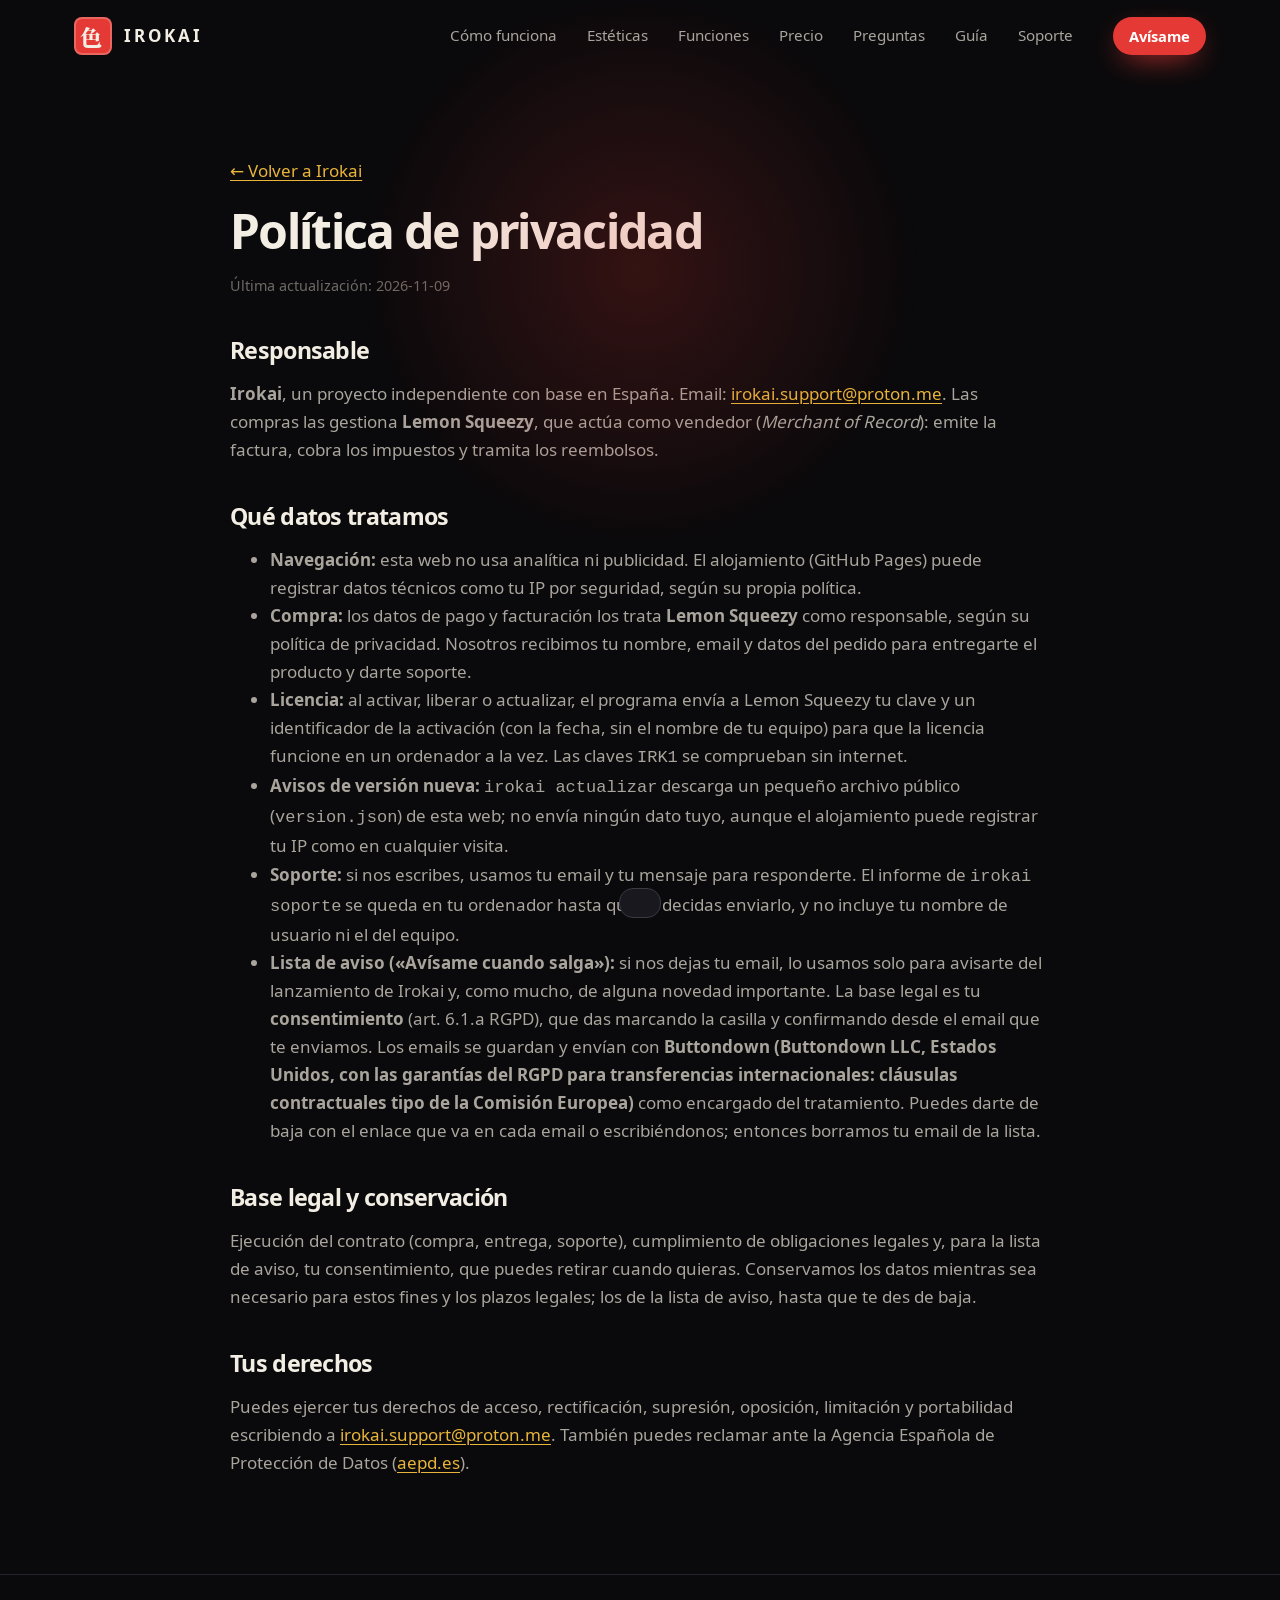
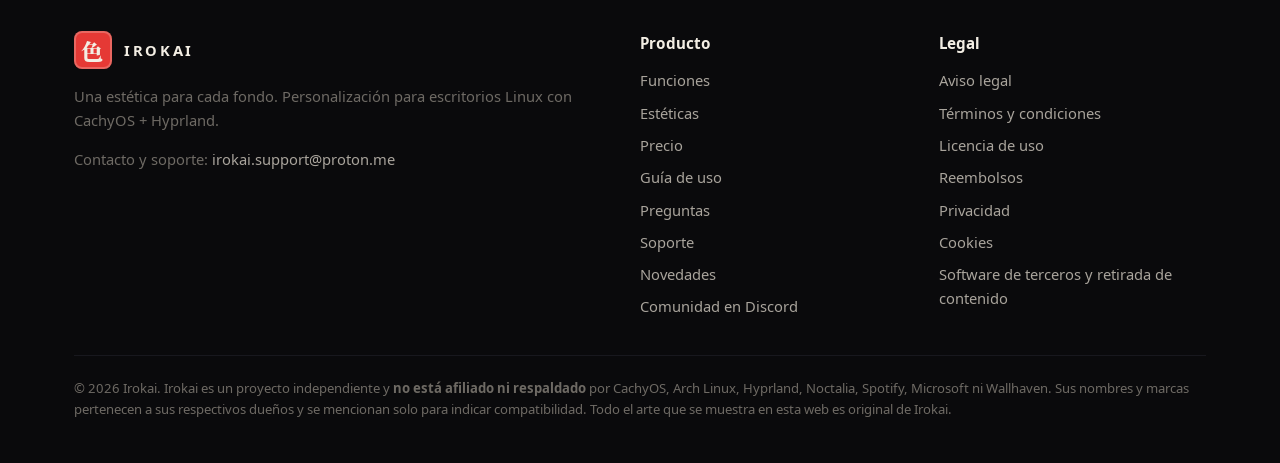
<file: docs/legal/privacidad.html>
<!doctype html>
<html lang="es">
<head>
<meta charset="utf-8">
<meta name="viewport" content="width=device-width, initial-scale=1, viewport-fit=cover">
<title>Política de privacidad · Irokai</title>
<meta name="description" content="Cómo trata Irokai tus datos personales (RGPD y LOPDGDD).">
<link rel="canonical" href="https://danitechia.github.io/irokai-web/legal/privacidad.html">
<meta name="robots" content="index,follow,max-image-preview:large,max-video-preview:-1">
<meta name="theme-color" content="#0A0A0C">
<meta name="color-scheme" content="dark">
<link rel="icon" href="../marca/favicon.svg" type="image/svg+xml">
<link rel="manifest" href="../manifest.webmanifest">
<meta property="og:type" content="website">
<meta property="og:site_name" content="Irokai">
<meta property="og:locale" content="es_ES">
<meta property="og:title" content="Política de privacidad · Irokai">
<meta property="og:description" content="Cómo trata Irokai tus datos personales (RGPD y LOPDGDD).">
<meta property="og:url" content="https://danitechia.github.io/irokai-web/legal/privacidad.html">
<meta property="og:image" content="https://danitechia.github.io/irokai-web/marca/og.png">
<meta property="og:image:width" content="1200"><meta property="og:image:height" content="630">
<meta property="og:image:alt" content="Irokai 色界 — Una estética para cada fondo">
<meta name="twitter:card" content="summary_large_image">
<meta name="twitter:title" content="Política de privacidad · Irokai">
<meta name="twitter:description" content="Cómo trata Irokai tus datos personales (RGPD y LOPDGDD).">
<meta name="twitter:image" content="https://danitechia.github.io/irokai-web/marca/og.png">
<link rel="preload" href="../fuentes/sans-700.woff2" as="font" type="font/woff2" crossorigin>
<link rel="stylesheet" href="../estilo.css?v=bb0face2">
<script type="application/ld+json">{"@context": "https://schema.org", "@type": "BreadcrumbList", "itemListElement": [{"@type": "ListItem", "position": 1, "name": "Irokai", "item": "https://danitechia.github.io/irokai-web"}, {"@type": "ListItem", "position": 2, "name": "Política de privacidad", "item": "https://danitechia.github.io/irokai-web/legal/privacidad.html"}]}</script>
</head>
<body>
<a class="saltar" href="#contenido">Saltar al contenido</a>
<div id="progreso"></div><div id="luz" aria-hidden="true"></div>
<header class="cab" id="cab"><div class="contenedor">
  <a class="marca" href="../" aria-label="Irokai, inicio"><span class="sello">色</span>IROKAI</a>
  <button class="hamburguesa" aria-label="Abrir menú" aria-expanded="false" aria-controls="menu">☰</button>
  <nav class="menu" id="menu" aria-label="Principal">
    <a href="../#como">Cómo funciona</a><a href="../#esteticas">Estéticas</a><a href="../#funciones">Funciones</a>
    <a href="../#precio">Precio</a><a href="../#faq">Preguntas</a><a href="../guia/">Guía</a><a href="../soporte/">Soporte</a>
  </nav>
  <a class="boton peq" href="../#precio" data-comprar>Avísame</a>
</div></header>
<main id="contenido">
<div class="contenedor legal"><p><a href="../">← Volver a Irokai</a></p><h1>Política de privacidad</h1>
<p class="actualizado">Última actualización: 2026-11-09</p>
<h2>Responsable</h2><p><b>Irokai</b>, un proyecto independiente con base en España. Email: <a href="mailto:irokai.support@proton.me">irokai.support@proton.me</a>. Las compras las gestiona <b>Lemon Squeezy</b>, que actúa como vendedor (<i>Merchant of Record</i>): emite la factura, cobra los impuestos y tramita los reembolsos.</p>
<h2>Qué datos tratamos</h2><ul>
<li><b>Navegación:</b> esta web no usa analítica ni publicidad. El alojamiento (GitHub Pages) puede registrar datos técnicos como tu IP por seguridad, según su propia política.</li>
<li><b>Compra:</b> los datos de pago y facturación los trata <b>Lemon Squeezy</b> como responsable, según su política de privacidad. Nosotros recibimos tu nombre, email y datos del pedido para entregarte el producto y darte soporte.</li>
<li><b>Licencia:</b> al activar, liberar o actualizar, el programa envía a Lemon Squeezy tu clave y un identificador de la activación (con la fecha, sin el nombre de tu equipo) para que la licencia funcione en un ordenador a la vez. Las claves <code>IRK1</code> se comprueban sin internet.</li>
<li><b>Avisos de versión nueva:</b> <code>irokai actualizar</code> descarga un pequeño archivo público (<code>version.json</code>) de esta web; no envía ningún dato tuyo, aunque el alojamiento puede registrar tu IP como en cualquier visita.</li>
<li><b>Soporte:</b> si nos escribes, usamos tu email y tu mensaje para responderte. El informe de <code>irokai soporte</code> se queda en tu ordenador hasta que tú decidas enviarlo, y no incluye tu nombre de usuario ni el del equipo.</li>
<li><b>Lista de aviso («Avísame cuando salga»):</b> si nos dejas tu email, lo usamos solo para avisarte del lanzamiento de Irokai y, como mucho, de alguna novedad importante. La base legal es tu <b>consentimiento</b> (art. 6.1.a RGPD), que das marcando la casilla y confirmando desde el email que te enviamos. Los emails se guardan y envían con <b>Buttondown (Buttondown LLC, Estados Unidos, con las garantías del RGPD para transferencias internacionales: cláusulas contractuales tipo de la Comisión Europea)</b> como encargado del tratamiento. Puedes darte de baja con el enlace que va en cada email o escribiéndonos; entonces borramos tu email de la lista.</li></ul>
<h2>Base legal y conservación</h2><p>Ejecución del contrato (compra, entrega, soporte), cumplimiento de obligaciones legales y, para la lista de aviso, tu consentimiento, que puedes retirar cuando quieras. Conservamos los datos mientras sea necesario para estos fines y los plazos legales; los de la lista de aviso, hasta que te des de baja.</p>
<h2>Tus derechos</h2><p>Puedes ejercer tus derechos de acceso, rectificación, supresión, oposición, limitación y portabilidad escribiendo a <a href="mailto:irokai.support@proton.me">irokai.support@proton.me</a>.
También puedes reclamar ante la Agencia Española de Protección de Datos (<a href="https://www.aepd.es" rel="noopener">aepd.es</a>).</p></div>
</main>
<footer><div class="contenedor">
 <div class="rejilla">
  <div><a class="marca" href="../"><span class="sello">色</span>IROKAI</a>
   <p>Una estética para cada fondo. Personalización para escritorios Linux con CachyOS + Hyprland.</p>
   <p>Contacto y soporte: <a href="mailto:irokai.support@proton.me">irokai.support@proton.me</a></p></div>
  <div><h4>Producto</h4><ul><li><a href="../#funciones">Funciones</a></li><li><a href="../#esteticas">Estéticas</a></li>
   <li><a href="../#precio">Precio</a></li><li><a href="../guia/">Guía de uso</a></li><li><a href="../#faq">Preguntas</a></li><li><a href="../soporte/">Soporte</a></li><li><a href="../novedades/">Novedades</a></li><li><a href="../discord/">Comunidad en Discord</a></li></ul></div>
  <div><h4>Legal</h4><ul><li><a href="../legal/aviso-legal.html">Aviso legal</a></li><li><a href="../legal/terminos.html">Términos y condiciones</a></li>
   <li><a href="../legal/licencia.html">Licencia de uso</a></li><li><a href="../legal/reembolsos.html">Reembolsos</a></li>
   <li><a href="../legal/privacidad.html">Privacidad</a></li><li><a href="../legal/cookies.html">Cookies</a></li>
   <li><a href="../legal/terceros.html">Software de terceros y retirada de contenido</a></li></ul></div>
 </div>
 <p class="descargo">© 2026 Irokai. Irokai es un proyecto independiente y <b>no está afiliado ni respaldado</b> por CachyOS, Arch Linux,
 Hyprland, Noctalia, Spotify, Microsoft ni Wallhaven. Sus nombres y marcas pertenecen a sus respectivos dueños y se mencionan solo para indicar compatibilidad.
 Todo el arte que se muestra en esta web es original de Irokai.</p>
</div></footer>
<div id="aviso" role="status" aria-live="polite"></div>
<script>window.IROKAI={"compra": "", "lista": "https://buttondown.com/api/emails/embed-subscribe/irokainews", "esperando_min": 1, "esteticas": []};</script>
<script src="../app.js?v=75cc6d68" defer></script>
</body>
</html>
</file>
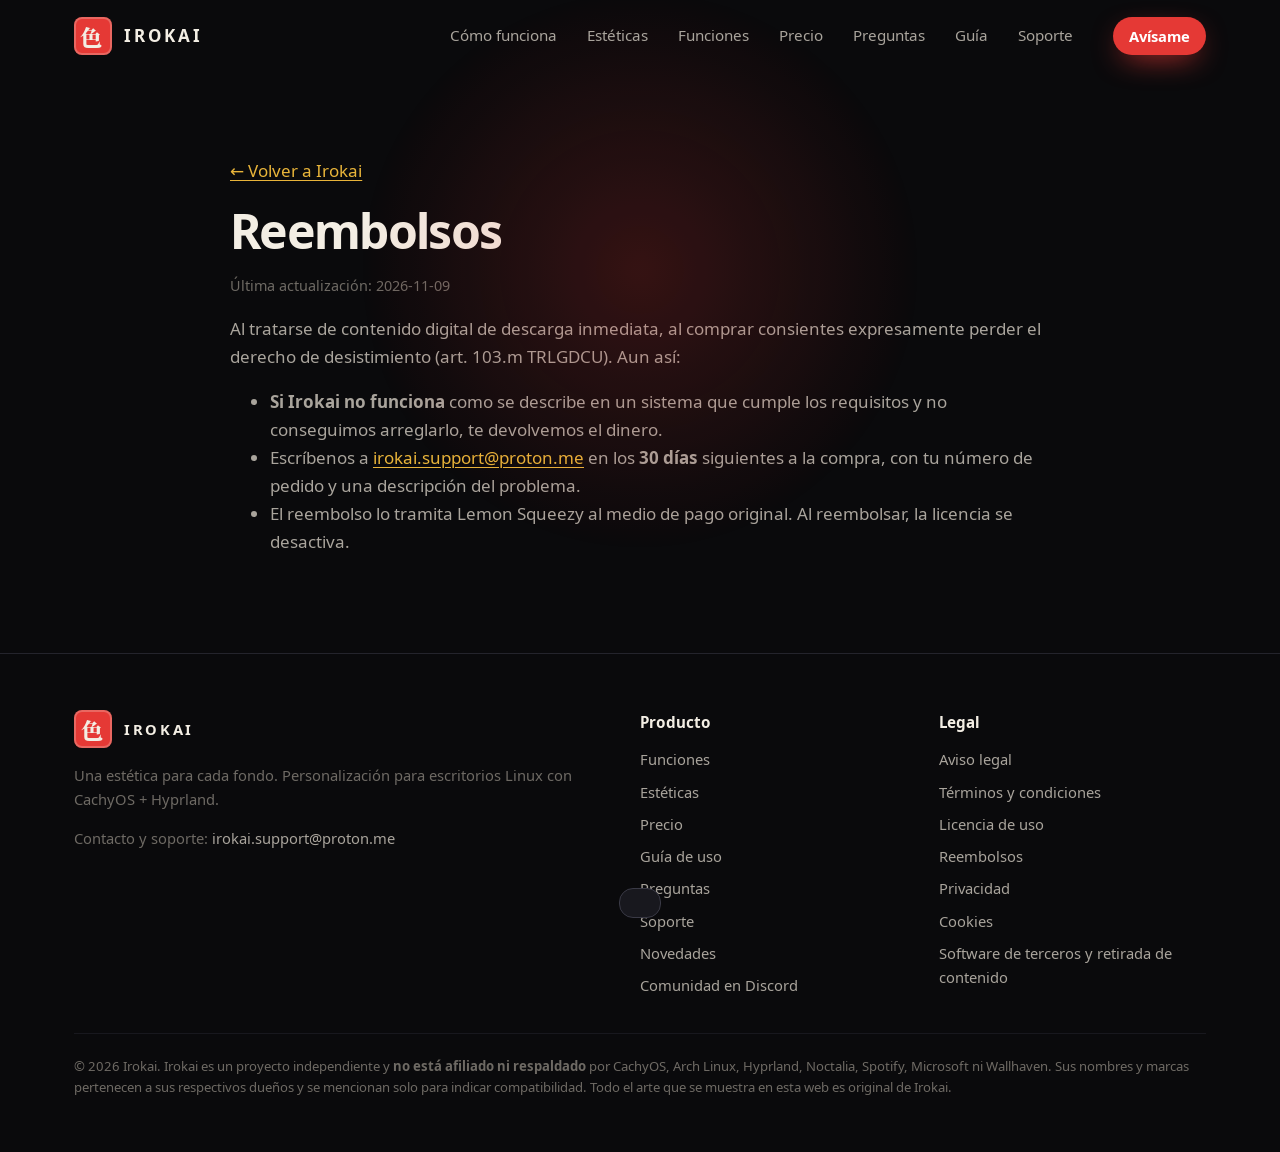
<file: docs/legal/reembolsos.html>
<!doctype html>
<html lang="es">
<head>
<meta charset="utf-8">
<meta name="viewport" content="width=device-width, initial-scale=1, viewport-fit=cover">
<title>Reembolsos · Irokai</title>
<meta name="description" content="Política de reembolsos de Irokai.">
<link rel="canonical" href="https://danitechia.github.io/irokai-web/legal/reembolsos.html">
<meta name="robots" content="index,follow,max-image-preview:large,max-video-preview:-1">
<meta name="theme-color" content="#0A0A0C">
<meta name="color-scheme" content="dark">
<link rel="icon" href="../marca/favicon.svg" type="image/svg+xml">
<link rel="manifest" href="../manifest.webmanifest">
<meta property="og:type" content="website">
<meta property="og:site_name" content="Irokai">
<meta property="og:locale" content="es_ES">
<meta property="og:title" content="Reembolsos · Irokai">
<meta property="og:description" content="Política de reembolsos de Irokai.">
<meta property="og:url" content="https://danitechia.github.io/irokai-web/legal/reembolsos.html">
<meta property="og:image" content="https://danitechia.github.io/irokai-web/marca/og.png">
<meta property="og:image:width" content="1200"><meta property="og:image:height" content="630">
<meta property="og:image:alt" content="Irokai 色界 — Una estética para cada fondo">
<meta name="twitter:card" content="summary_large_image">
<meta name="twitter:title" content="Reembolsos · Irokai">
<meta name="twitter:description" content="Política de reembolsos de Irokai.">
<meta name="twitter:image" content="https://danitechia.github.io/irokai-web/marca/og.png">
<link rel="preload" href="../fuentes/sans-700.woff2" as="font" type="font/woff2" crossorigin>
<link rel="stylesheet" href="../estilo.css?v=bb0face2">
<script type="application/ld+json">{"@context": "https://schema.org", "@type": "BreadcrumbList", "itemListElement": [{"@type": "ListItem", "position": 1, "name": "Irokai", "item": "https://danitechia.github.io/irokai-web"}, {"@type": "ListItem", "position": 2, "name": "Reembolsos", "item": "https://danitechia.github.io/irokai-web/legal/reembolsos.html"}]}</script>
</head>
<body>
<a class="saltar" href="#contenido">Saltar al contenido</a>
<div id="progreso"></div><div id="luz" aria-hidden="true"></div>
<header class="cab" id="cab"><div class="contenedor">
  <a class="marca" href="../" aria-label="Irokai, inicio"><span class="sello">色</span>IROKAI</a>
  <button class="hamburguesa" aria-label="Abrir menú" aria-expanded="false" aria-controls="menu">☰</button>
  <nav class="menu" id="menu" aria-label="Principal">
    <a href="../#como">Cómo funciona</a><a href="../#esteticas">Estéticas</a><a href="../#funciones">Funciones</a>
    <a href="../#precio">Precio</a><a href="../#faq">Preguntas</a><a href="../guia/">Guía</a><a href="../soporte/">Soporte</a>
  </nav>
  <a class="boton peq" href="../#precio" data-comprar>Avísame</a>
</div></header>
<main id="contenido">
<div class="contenedor legal"><p><a href="../">← Volver a Irokai</a></p><h1>Reembolsos</h1>
<p class="actualizado">Última actualización: 2026-11-09</p>
<p>Al tratarse de contenido digital de descarga inmediata, al comprar consientes expresamente perder el derecho de desistimiento (art. 103.m TRLGDCU). Aun así:</p>
<ul><li><b>Si Irokai no funciona</b> como se describe en un sistema que cumple los requisitos y no conseguimos arreglarlo, te devolvemos el dinero.</li>
<li>Escríbenos a <a href="mailto:irokai.support@proton.me">irokai.support@proton.me</a> en los <b>30 días</b> siguientes a la compra, con tu número de pedido y una descripción del problema.</li>
<li>El reembolso lo tramita Lemon Squeezy al medio de pago original. Al reembolsar, la licencia se desactiva.</li></ul></div>
</main>
<footer><div class="contenedor">
 <div class="rejilla">
  <div><a class="marca" href="../"><span class="sello">色</span>IROKAI</a>
   <p>Una estética para cada fondo. Personalización para escritorios Linux con CachyOS + Hyprland.</p>
   <p>Contacto y soporte: <a href="mailto:irokai.support@proton.me">irokai.support@proton.me</a></p></div>
  <div><h4>Producto</h4><ul><li><a href="../#funciones">Funciones</a></li><li><a href="../#esteticas">Estéticas</a></li>
   <li><a href="../#precio">Precio</a></li><li><a href="../guia/">Guía de uso</a></li><li><a href="../#faq">Preguntas</a></li><li><a href="../soporte/">Soporte</a></li><li><a href="../novedades/">Novedades</a></li><li><a href="../discord/">Comunidad en Discord</a></li></ul></div>
  <div><h4>Legal</h4><ul><li><a href="../legal/aviso-legal.html">Aviso legal</a></li><li><a href="../legal/terminos.html">Términos y condiciones</a></li>
   <li><a href="../legal/licencia.html">Licencia de uso</a></li><li><a href="../legal/reembolsos.html">Reembolsos</a></li>
   <li><a href="../legal/privacidad.html">Privacidad</a></li><li><a href="../legal/cookies.html">Cookies</a></li>
   <li><a href="../legal/terceros.html">Software de terceros y retirada de contenido</a></li></ul></div>
 </div>
 <p class="descargo">© 2026 Irokai. Irokai es un proyecto independiente y <b>no está afiliado ni respaldado</b> por CachyOS, Arch Linux,
 Hyprland, Noctalia, Spotify, Microsoft ni Wallhaven. Sus nombres y marcas pertenecen a sus respectivos dueños y se mencionan solo para indicar compatibilidad.
 Todo el arte que se muestra en esta web es original de Irokai.</p>
</div></footer>
<div id="aviso" role="status" aria-live="polite"></div>
<script>window.IROKAI={"compra": "", "lista": "https://buttondown.com/api/emails/embed-subscribe/irokainews", "esperando_min": 1, "esteticas": []};</script>
<script src="../app.js?v=75cc6d68" defer></script>
</body>
</html>
</file>
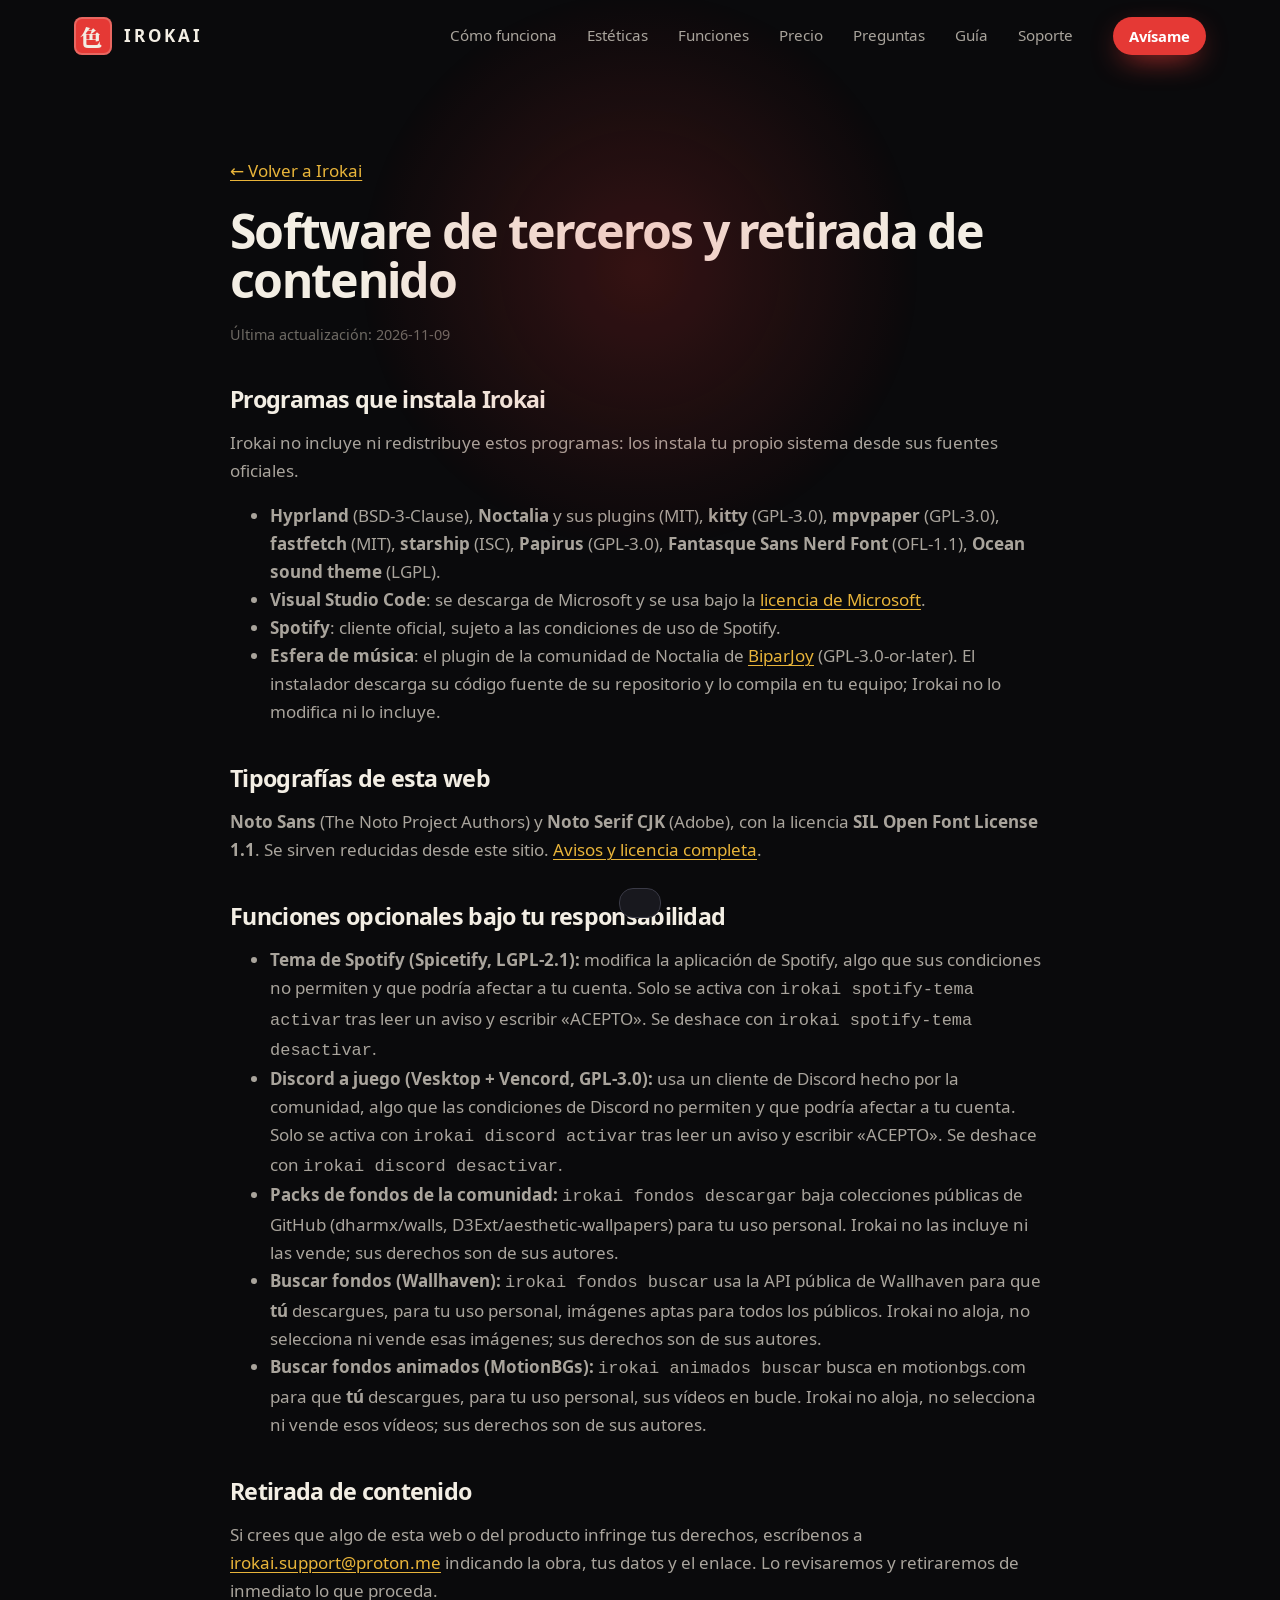
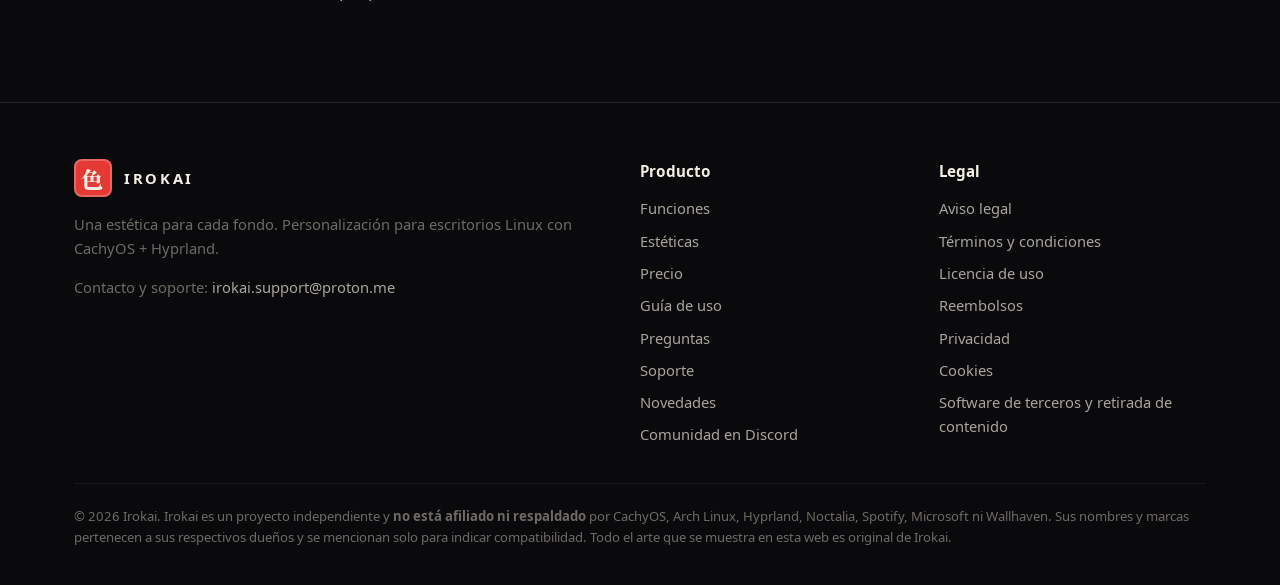
<file: docs/legal/terceros.html>
<!doctype html>
<html lang="es">
<head>
<meta charset="utf-8">
<meta name="viewport" content="width=device-width, initial-scale=1, viewport-fit=cover">
<title>Software de terceros y retirada de contenido · Irokai</title>
<meta name="description" content="Programas de terceros que instala Irokai, sus licencias y cómo notificar contenido.">
<link rel="canonical" href="https://danitechia.github.io/irokai-web/legal/terceros.html">
<meta name="robots" content="index,follow,max-image-preview:large,max-video-preview:-1">
<meta name="theme-color" content="#0A0A0C">
<meta name="color-scheme" content="dark">
<link rel="icon" href="../marca/favicon.svg" type="image/svg+xml">
<link rel="manifest" href="../manifest.webmanifest">
<meta property="og:type" content="website">
<meta property="og:site_name" content="Irokai">
<meta property="og:locale" content="es_ES">
<meta property="og:title" content="Software de terceros y retirada de contenido · Irokai">
<meta property="og:description" content="Programas de terceros que instala Irokai, sus licencias y cómo notificar contenido.">
<meta property="og:url" content="https://danitechia.github.io/irokai-web/legal/terceros.html">
<meta property="og:image" content="https://danitechia.github.io/irokai-web/marca/og.png">
<meta property="og:image:width" content="1200"><meta property="og:image:height" content="630">
<meta property="og:image:alt" content="Irokai 色界 — Una estética para cada fondo">
<meta name="twitter:card" content="summary_large_image">
<meta name="twitter:title" content="Software de terceros y retirada de contenido · Irokai">
<meta name="twitter:description" content="Programas de terceros que instala Irokai, sus licencias y cómo notificar contenido.">
<meta name="twitter:image" content="https://danitechia.github.io/irokai-web/marca/og.png">
<link rel="preload" href="../fuentes/sans-700.woff2" as="font" type="font/woff2" crossorigin>
<link rel="stylesheet" href="../estilo.css?v=bb0face2">
<script type="application/ld+json">{"@context": "https://schema.org", "@type": "BreadcrumbList", "itemListElement": [{"@type": "ListItem", "position": 1, "name": "Irokai", "item": "https://danitechia.github.io/irokai-web"}, {"@type": "ListItem", "position": 2, "name": "Software de terceros y retirada de contenido", "item": "https://danitechia.github.io/irokai-web/legal/terceros.html"}]}</script>
</head>
<body>
<a class="saltar" href="#contenido">Saltar al contenido</a>
<div id="progreso"></div><div id="luz" aria-hidden="true"></div>
<header class="cab" id="cab"><div class="contenedor">
  <a class="marca" href="../" aria-label="Irokai, inicio"><span class="sello">色</span>IROKAI</a>
  <button class="hamburguesa" aria-label="Abrir menú" aria-expanded="false" aria-controls="menu">☰</button>
  <nav class="menu" id="menu" aria-label="Principal">
    <a href="../#como">Cómo funciona</a><a href="../#esteticas">Estéticas</a><a href="../#funciones">Funciones</a>
    <a href="../#precio">Precio</a><a href="../#faq">Preguntas</a><a href="../guia/">Guía</a><a href="../soporte/">Soporte</a>
  </nav>
  <a class="boton peq" href="../#precio" data-comprar>Avísame</a>
</div></header>
<main id="contenido">
<div class="contenedor legal"><p><a href="../">← Volver a Irokai</a></p><h1>Software de terceros y retirada de contenido</h1>
<p class="actualizado">Última actualización: 2026-11-09</p>
<h2>Programas que instala Irokai</h2><p>Irokai no incluye ni redistribuye estos programas: los instala tu propio sistema desde sus fuentes oficiales.</p>
<ul><li><b>Hyprland</b> (BSD-3-Clause), <b>Noctalia</b> y sus plugins (MIT), <b>kitty</b> (GPL-3.0), <b>mpvpaper</b> (GPL-3.0), <b>fastfetch</b> (MIT), <b>starship</b> (ISC),
<b>Papirus</b> (GPL-3.0), <b>Fantasque Sans Nerd Font</b> (OFL-1.1), <b>Ocean sound theme</b> (LGPL).</li>
<li><b>Visual Studio Code</b>: se descarga de Microsoft y se usa bajo la <a href="https://code.visualstudio.com/license" rel="noopener">licencia de Microsoft</a>.</li>
<li><b>Spotify</b>: cliente oficial, sujeto a las condiciones de uso de Spotify.</li>
<li><b>Esfera de música</b>: el plugin de la comunidad de Noctalia de <a href="https://github.com/BiparJoy/noctalia-ncs-visualizer" rel="noopener">BiparJoy</a> (GPL-3.0-or-later). El instalador descarga su código fuente de su repositorio y lo compila en tu equipo; Irokai no lo modifica ni lo incluye.</li></ul>
<h2>Tipografías de esta web</h2><p><b>Noto Sans</b> (The Noto Project Authors) y <b>Noto Serif CJK</b> (Adobe), con la licencia <b>SIL Open Font License 1.1</b>. Se sirven reducidas desde este sitio. <a href="../marca/LICENCIA-FUENTES.txt">Avisos y licencia completa</a>.</p>
<h2>Funciones opcionales bajo tu responsabilidad</h2><ul>
<li><b>Tema de Spotify (Spicetify, LGPL-2.1):</b> modifica la aplicación de Spotify, algo que sus condiciones no permiten y que podría afectar a tu cuenta. Solo se activa con
<code>irokai spotify-tema activar</code> tras leer un aviso y escribir «ACEPTO». Se deshace con <code>irokai spotify-tema desactivar</code>.</li>
<li><b>Discord a juego (Vesktop + Vencord, GPL-3.0):</b> usa un cliente de Discord hecho por la comunidad, algo que las condiciones de Discord no permiten y que podría afectar a tu cuenta.
Solo se activa con <code>irokai discord activar</code> tras leer un aviso y escribir «ACEPTO». Se deshace con <code>irokai discord desactivar</code>.</li>
<li><b>Packs de fondos de la comunidad:</b> <code>irokai fondos descargar</code> baja colecciones públicas de GitHub (dharmx/walls, D3Ext/aesthetic-wallpapers) para tu uso personal. Irokai no las incluye ni las vende; sus derechos son de sus autores.</li>
<li><b>Buscar fondos (Wallhaven):</b> <code>irokai fondos buscar</code> usa la API pública de Wallhaven para que <b>tú</b> descargues, para tu uso personal, imágenes aptas para todos los públicos.
Irokai no aloja, no selecciona ni vende esas imágenes; sus derechos son de sus autores.</li>
<li><b>Buscar fondos animados (MotionBGs):</b> <code>irokai animados buscar</code> busca en motionbgs.com para que <b>tú</b> descargues, para tu uso personal, sus vídeos en bucle.
Irokai no aloja, no selecciona ni vende esos vídeos; sus derechos son de sus autores.</li></ul>
<h2>Retirada de contenido</h2><p>Si crees que algo de esta web o del producto infringe tus derechos, escríbenos a <a href="mailto:irokai.support@proton.me">irokai.support@proton.me</a> indicando la obra, tus datos y el enlace. Lo revisaremos y retiraremos de inmediato lo que proceda.</p></div>
</main>
<footer><div class="contenedor">
 <div class="rejilla">
  <div><a class="marca" href="../"><span class="sello">色</span>IROKAI</a>
   <p>Una estética para cada fondo. Personalización para escritorios Linux con CachyOS + Hyprland.</p>
   <p>Contacto y soporte: <a href="mailto:irokai.support@proton.me">irokai.support@proton.me</a></p></div>
  <div><h4>Producto</h4><ul><li><a href="../#funciones">Funciones</a></li><li><a href="../#esteticas">Estéticas</a></li>
   <li><a href="../#precio">Precio</a></li><li><a href="../guia/">Guía de uso</a></li><li><a href="../#faq">Preguntas</a></li><li><a href="../soporte/">Soporte</a></li><li><a href="../novedades/">Novedades</a></li><li><a href="../discord/">Comunidad en Discord</a></li></ul></div>
  <div><h4>Legal</h4><ul><li><a href="../legal/aviso-legal.html">Aviso legal</a></li><li><a href="../legal/terminos.html">Términos y condiciones</a></li>
   <li><a href="../legal/licencia.html">Licencia de uso</a></li><li><a href="../legal/reembolsos.html">Reembolsos</a></li>
   <li><a href="../legal/privacidad.html">Privacidad</a></li><li><a href="../legal/cookies.html">Cookies</a></li>
   <li><a href="../legal/terceros.html">Software de terceros y retirada de contenido</a></li></ul></div>
 </div>
 <p class="descargo">© 2026 Irokai. Irokai es un proyecto independiente y <b>no está afiliado ni respaldado</b> por CachyOS, Arch Linux,
 Hyprland, Noctalia, Spotify, Microsoft ni Wallhaven. Sus nombres y marcas pertenecen a sus respectivos dueños y se mencionan solo para indicar compatibilidad.
 Todo el arte que se muestra en esta web es original de Irokai.</p>
</div></footer>
<div id="aviso" role="status" aria-live="polite"></div>
<script>window.IROKAI={"compra": "", "lista": "https://buttondown.com/api/emails/embed-subscribe/irokainews", "esperando_min": 1, "esteticas": []};</script>
<script src="../app.js?v=75cc6d68" defer></script>
</body>
</html>
</file>
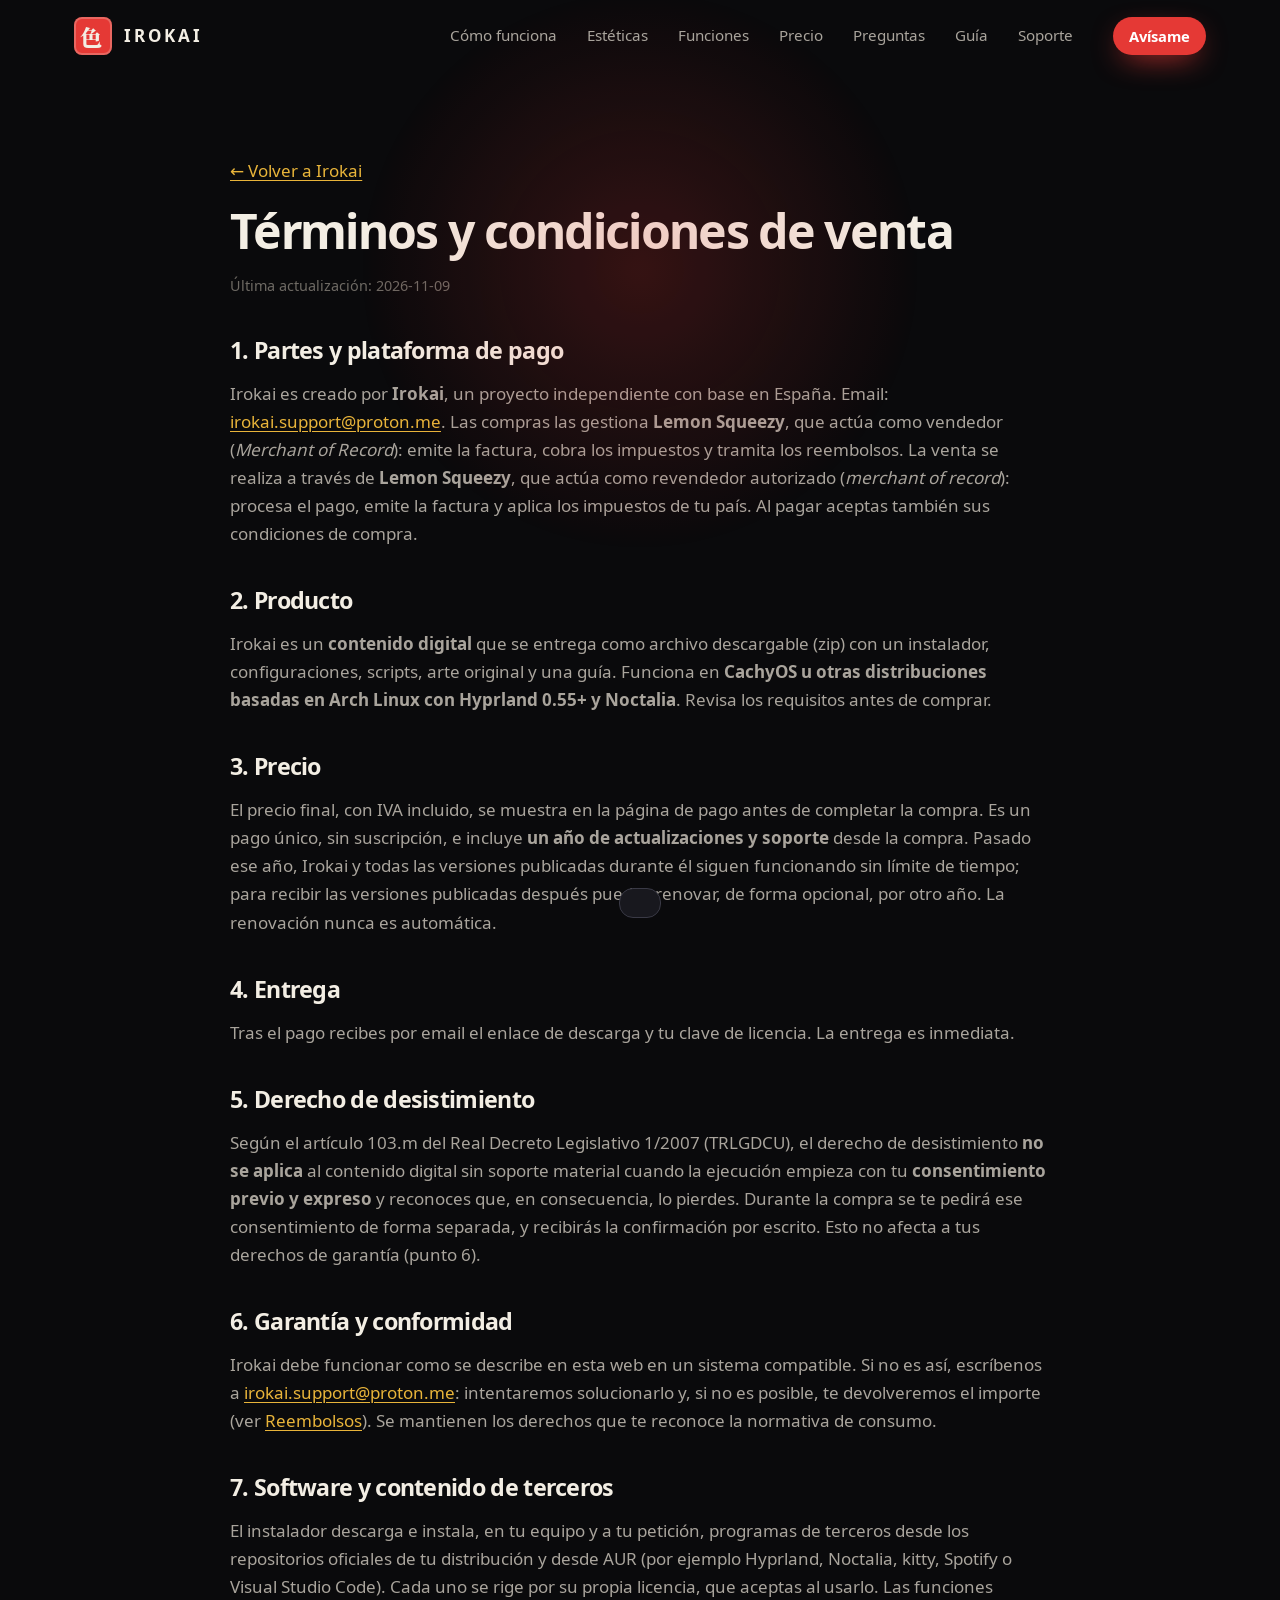
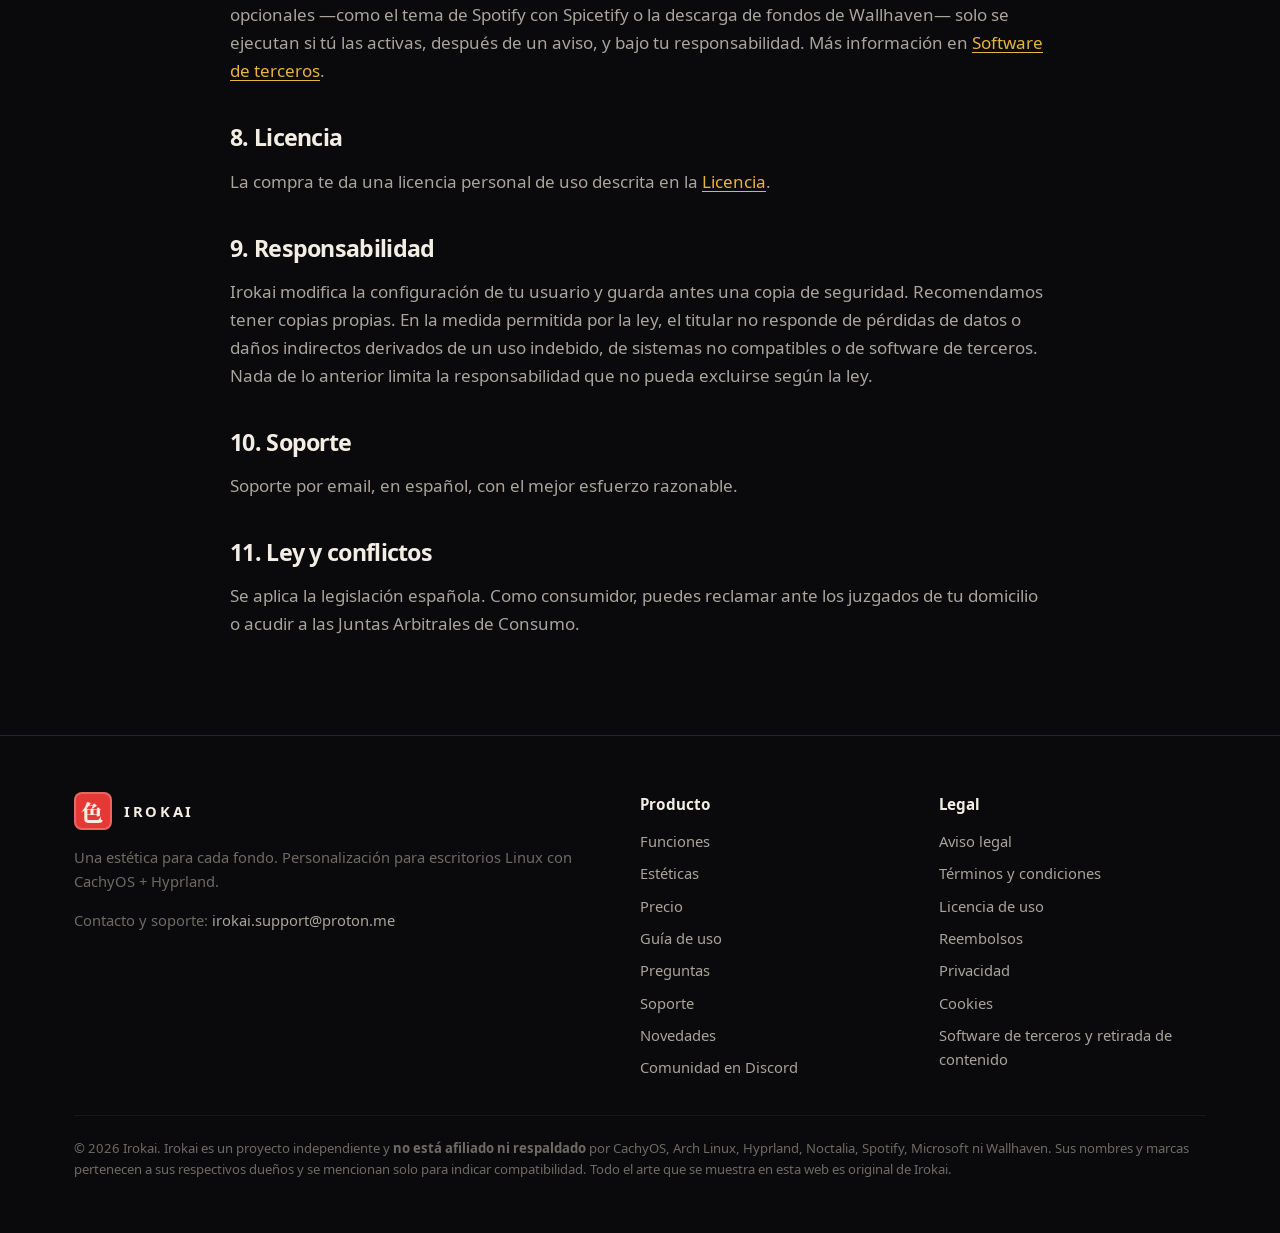
<file: docs/legal/terminos.html>
<!doctype html>
<html lang="es">
<head>
<meta charset="utf-8">
<meta name="viewport" content="width=device-width, initial-scale=1, viewport-fit=cover">
<title>Términos y condiciones de venta · Irokai</title>
<meta name="description" content="Condiciones de compra de Irokai: producto, precio, entrega, desistimiento, garantía y responsabilidad.">
<link rel="canonical" href="https://danitechia.github.io/irokai-web/legal/terminos.html">
<meta name="robots" content="index,follow,max-image-preview:large,max-video-preview:-1">
<meta name="theme-color" content="#0A0A0C">
<meta name="color-scheme" content="dark">
<link rel="icon" href="../marca/favicon.svg" type="image/svg+xml">
<link rel="manifest" href="../manifest.webmanifest">
<meta property="og:type" content="website">
<meta property="og:site_name" content="Irokai">
<meta property="og:locale" content="es_ES">
<meta property="og:title" content="Términos y condiciones de venta · Irokai">
<meta property="og:description" content="Condiciones de compra de Irokai: producto, precio, entrega, desistimiento, garantía y responsabilidad.">
<meta property="og:url" content="https://danitechia.github.io/irokai-web/legal/terminos.html">
<meta property="og:image" content="https://danitechia.github.io/irokai-web/marca/og.png">
<meta property="og:image:width" content="1200"><meta property="og:image:height" content="630">
<meta property="og:image:alt" content="Irokai 色界 — Una estética para cada fondo">
<meta name="twitter:card" content="summary_large_image">
<meta name="twitter:title" content="Términos y condiciones de venta · Irokai">
<meta name="twitter:description" content="Condiciones de compra de Irokai: producto, precio, entrega, desistimiento, garantía y responsabilidad.">
<meta name="twitter:image" content="https://danitechia.github.io/irokai-web/marca/og.png">
<link rel="preload" href="../fuentes/sans-700.woff2" as="font" type="font/woff2" crossorigin>
<link rel="stylesheet" href="../estilo.css?v=bb0face2">
<script type="application/ld+json">{"@context": "https://schema.org", "@type": "BreadcrumbList", "itemListElement": [{"@type": "ListItem", "position": 1, "name": "Irokai", "item": "https://danitechia.github.io/irokai-web"}, {"@type": "ListItem", "position": 2, "name": "Términos y condiciones de venta", "item": "https://danitechia.github.io/irokai-web/legal/terminos.html"}]}</script>
</head>
<body>
<a class="saltar" href="#contenido">Saltar al contenido</a>
<div id="progreso"></div><div id="luz" aria-hidden="true"></div>
<header class="cab" id="cab"><div class="contenedor">
  <a class="marca" href="../" aria-label="Irokai, inicio"><span class="sello">色</span>IROKAI</a>
  <button class="hamburguesa" aria-label="Abrir menú" aria-expanded="false" aria-controls="menu">☰</button>
  <nav class="menu" id="menu" aria-label="Principal">
    <a href="../#como">Cómo funciona</a><a href="../#esteticas">Estéticas</a><a href="../#funciones">Funciones</a>
    <a href="../#precio">Precio</a><a href="../#faq">Preguntas</a><a href="../guia/">Guía</a><a href="../soporte/">Soporte</a>
  </nav>
  <a class="boton peq" href="../#precio" data-comprar>Avísame</a>
</div></header>
<main id="contenido">
<div class="contenedor legal"><p><a href="../">← Volver a Irokai</a></p><h1>Términos y condiciones de venta</h1>
<p class="actualizado">Última actualización: 2026-11-09</p>
<h2>1. Partes y plataforma de pago</h2><p>Irokai es creado por <b>Irokai</b>, un proyecto independiente con base en España. Email: <a href="mailto:irokai.support@proton.me">irokai.support@proton.me</a>. Las compras las gestiona <b>Lemon Squeezy</b>, que actúa como vendedor (<i>Merchant of Record</i>): emite la factura, cobra los impuestos y tramita los reembolsos. La venta se realiza a través de <b>Lemon Squeezy</b>, que actúa como revendedor autorizado
(<i>merchant of record</i>): procesa el pago, emite la factura y aplica los impuestos de tu país. Al pagar aceptas también sus condiciones de compra.</p>
<h2>2. Producto</h2><p>Irokai es un <b>contenido digital</b> que se entrega como archivo descargable (zip) con un instalador, configuraciones, scripts, arte original y una guía.
Funciona en <b>CachyOS u otras distribuciones basadas en Arch Linux con Hyprland 0.55+ y Noctalia</b>. Revisa los requisitos antes de comprar.</p>
<h2>3. Precio</h2><p>El precio final, con IVA incluido, se muestra en la página de pago antes de completar la compra. Es un pago único, sin suscripción, e incluye <b>un año de actualizaciones y soporte</b> desde la compra. Pasado ese año, Irokai y todas las versiones publicadas durante él siguen funcionando sin límite de tiempo; para recibir las versiones publicadas después puedes renovar, de forma opcional, por otro año. La renovación nunca es automática.</p>
<h2>4. Entrega</h2><p>Tras el pago recibes por email el enlace de descarga y tu clave de licencia. La entrega es inmediata.</p>
<h2>5. Derecho de desistimiento</h2><p>Según el artículo 103.m del Real Decreto Legislativo 1/2007 (TRLGDCU), el derecho de desistimiento <b>no se aplica</b> al contenido digital sin soporte material
cuando la ejecución empieza con tu <b>consentimiento previo y expreso</b> y reconoces que, en consecuencia, lo pierdes. Durante la compra se te pedirá ese consentimiento de forma separada,
y recibirás la confirmación por escrito. Esto no afecta a tus derechos de garantía (punto 6).</p>
<h2>6. Garantía y conformidad</h2><p>Irokai debe funcionar como se describe en esta web en un sistema compatible. Si no es así, escríbenos a <a href="mailto:irokai.support@proton.me">irokai.support@proton.me</a>:
intentaremos solucionarlo y, si no es posible, te devolveremos el importe (ver <a href="reembolsos.html">Reembolsos</a>). Se mantienen los derechos que te reconoce la normativa de consumo.</p>
<h2>7. Software y contenido de terceros</h2><p>El instalador descarga e instala, en tu equipo y a tu petición, programas de terceros desde los repositorios oficiales de tu distribución y desde AUR
(por ejemplo Hyprland, Noctalia, kitty, Spotify o Visual Studio Code). Cada uno se rige por su propia licencia, que aceptas al usarlo. Las funciones opcionales
—como el tema de Spotify con Spicetify o la descarga de fondos de Wallhaven— solo se ejecutan si tú las activas, después de un aviso, y bajo tu responsabilidad.
Más información en <a href="terceros.html">Software de terceros</a>.</p>
<h2>8. Licencia</h2><p>La compra te da una licencia personal de uso descrita en la <a href="licencia.html">Licencia</a>.</p>
<h2>9. Responsabilidad</h2><p>Irokai modifica la configuración de tu usuario y guarda antes una copia de seguridad. Recomendamos tener copias propias. En la medida permitida por la ley,
el titular no responde de pérdidas de datos o daños indirectos derivados de un uso indebido, de sistemas no compatibles o de software de terceros. Nada de lo anterior limita
la responsabilidad que no pueda excluirse según la ley.</p>
<h2>10. Soporte</h2><p>Soporte por email, en español, con el mejor esfuerzo razonable.</p>
<h2>11. Ley y conflictos</h2><p>Se aplica la legislación española. Como consumidor, puedes reclamar ante los juzgados de tu domicilio o acudir a las Juntas Arbitrales de Consumo.</p></div>
</main>
<footer><div class="contenedor">
 <div class="rejilla">
  <div><a class="marca" href="../"><span class="sello">色</span>IROKAI</a>
   <p>Una estética para cada fondo. Personalización para escritorios Linux con CachyOS + Hyprland.</p>
   <p>Contacto y soporte: <a href="mailto:irokai.support@proton.me">irokai.support@proton.me</a></p></div>
  <div><h4>Producto</h4><ul><li><a href="../#funciones">Funciones</a></li><li><a href="../#esteticas">Estéticas</a></li>
   <li><a href="../#precio">Precio</a></li><li><a href="../guia/">Guía de uso</a></li><li><a href="../#faq">Preguntas</a></li><li><a href="../soporte/">Soporte</a></li><li><a href="../novedades/">Novedades</a></li><li><a href="../discord/">Comunidad en Discord</a></li></ul></div>
  <div><h4>Legal</h4><ul><li><a href="../legal/aviso-legal.html">Aviso legal</a></li><li><a href="../legal/terminos.html">Términos y condiciones</a></li>
   <li><a href="../legal/licencia.html">Licencia de uso</a></li><li><a href="../legal/reembolsos.html">Reembolsos</a></li>
   <li><a href="../legal/privacidad.html">Privacidad</a></li><li><a href="../legal/cookies.html">Cookies</a></li>
   <li><a href="../legal/terceros.html">Software de terceros y retirada de contenido</a></li></ul></div>
 </div>
 <p class="descargo">© 2026 Irokai. Irokai es un proyecto independiente y <b>no está afiliado ni respaldado</b> por CachyOS, Arch Linux,
 Hyprland, Noctalia, Spotify, Microsoft ni Wallhaven. Sus nombres y marcas pertenecen a sus respectivos dueños y se mencionan solo para indicar compatibilidad.
 Todo el arte que se muestra en esta web es original de Irokai.</p>
</div></footer>
<div id="aviso" role="status" aria-live="polite"></div>
<script>window.IROKAI={"compra": "", "lista": "https://buttondown.com/api/emails/embed-subscribe/irokainews", "esperando_min": 1, "esteticas": []};</script>
<script src="../app.js?v=75cc6d68" defer></script>
</body>
</html>
</file>
<file: docs/estilo.css>
/* 色界 Irokai — estilos del sitio. Sin dependencias externas. */
@font-face{font-family:"IrokaiSans";src:url(fuentes/sans-400.woff2) format("woff2");font-weight:400;font-display:swap}
@font-face{font-family:"IrokaiSans";src:url(fuentes/sans-500.woff2) format("woff2");font-weight:500;font-display:swap}
@font-face{font-family:"IrokaiSans";src:url(fuentes/sans-700.woff2) format("woff2");font-weight:700 900;font-display:swap}
@font-face{font-family:"IrokaiKanji";src:url(fuentes/kanji-900.woff2) format("woff2");font-weight:400 900;font-display:swap}

/* Colores animables: la página entera cambia de estética con transición suave */
@property --acento{syntax:"<color>";inherits:true;initial-value:#E53935}
@property --acento2{syntax:"<color>";inherits:true;initial-value:#E8B43A}

:root{
  --tinta:#0A0A0C; --t1:#111115; --t2:#18181E; --t3:#24242C; --t4:#3A3A46;
  --papel:#F3EEE4; --gris:#A9A49C; --tenue:#6E6A64;
  --acento:#E53935; --acento2:#E8B43A;
  --kanji:"IrokaiKanji","Noto Serif CJK JP","Noto Serif JP",serif;
  --sans:"IrokaiSans","Noto Sans",system-ui,-apple-system,"Segoe UI",sans-serif;
  --mono:ui-monospace,"JetBrains Mono","Fira Code",monospace;
  --radio:18px; --ancho:1180px;
  --curva:cubic-bezier(.2,.8,.2,1);
  color-scheme:dark;
}
*{box-sizing:border-box}
html{scroll-behavior:smooth;-webkit-text-size-adjust:100%}
body{margin:0;background:var(--tinta);color:var(--papel);font:17px/1.65 var(--sans);overflow-x:hidden;-webkit-font-smoothing:antialiased}
img,video{max-width:100%;height:auto;display:block}
a{color:var(--acento2);text-decoration-thickness:1px;text-underline-offset:3px}
a:hover{color:var(--papel)}
::selection{background:var(--acento);color:#fff}
:focus-visible{outline:2px solid var(--acento2);outline-offset:3px;border-radius:6px}
.contenedor{max-width:var(--ancho);margin:0 auto;padding:0 24px}
.saltar{position:absolute;left:-999px;top:8px;background:var(--papel);color:var(--tinta);padding:8px 14px;border-radius:8px;z-index:100}
.saltar:focus{left:8px}

/* barra de progreso de lectura + luz que sigue al cursor */
#progreso{position:fixed;top:0;left:0;height:3px;width:100%;transform-origin:0 50%;transform:scaleX(0);background:linear-gradient(90deg,var(--acento),var(--acento2));z-index:60}
#luz{position:fixed;width:620px;height:620px;border-radius:50%;pointer-events:none;z-index:0;
  background:radial-gradient(circle,color-mix(in srgb,var(--acento) 22%,transparent),transparent 65%);
  left:0;top:0;transform:translate3d(calc(50vw - 310px),calc(30vh - 310px),0);will-change:transform;transition:opacity .4s;opacity:.9}

/* ── Cabecera ── */
header.cab{position:fixed;inset:0 0 auto 0;z-index:50;transition:background .4s,backdrop-filter .4s,border-color .4s;border-bottom:1px solid transparent}
header.cab.solida{background:color-mix(in srgb,var(--tinta) 72%,transparent);backdrop-filter:blur(14px) saturate(1.4);border-color:var(--t3)}
.cab .contenedor{display:flex;align-items:center;gap:28px;height:72px}
.marca{display:flex;align-items:center;gap:12px;color:var(--papel);text-decoration:none;font-weight:800;letter-spacing:.18em}
.sello{display:grid;place-items:center;width:38px;height:38px;border-radius:8px;background:var(--acento);color:var(--papel);font:900 22px var(--kanji);box-shadow:0 0 0 2px color-mix(in srgb,var(--papel) 25%,transparent) inset;transition:transform .5s var(--curva)}
.marca:hover .sello{transform:rotate(-8deg) scale(1.08)}
nav.menu{display:flex;gap:6px;margin-left:auto}
nav.menu a{color:var(--gris);text-decoration:none;padding:8px 12px;border-radius:999px;font-size:.95rem;transition:color .25s,background .25s}
nav.menu a:hover{color:var(--papel);background:var(--t2)}
.boton{--b:var(--acento);display:inline-flex;align-items:center;gap:10px;padding:13px 22px;border-radius:999px;border:0;cursor:pointer;
  background:var(--b);color:#fff;font:700 1rem var(--sans);text-decoration:none;position:relative;overflow:hidden;isolation:isolate;
  box-shadow:0 10px 30px -10px var(--b);transition:transform .35s var(--curva),box-shadow .35s}
.boton::after{content:"";position:absolute;inset:0;background:linear-gradient(120deg,transparent 30%,rgba(255,255,255,.35) 50%,transparent 70%);transform:translateX(-120%);transition:transform .8s var(--curva);z-index:-1}
.boton:hover{color:#fff;box-shadow:0 16px 40px -10px var(--b)}
.boton:hover::after{transform:translateX(120%)}
.boton.fantasma{--b:transparent;background:transparent;color:var(--papel);box-shadow:inset 0 0 0 1.5px var(--t4)}
.boton.fantasma:hover{box-shadow:inset 0 0 0 1.5px var(--papel)}
.boton.peq{padding:9px 16px;font-size:.92rem}
.hamburguesa{display:none;background:none;border:0;color:var(--papel);font-size:26px;margin-left:auto;cursor:pointer}

/* ── Héroe ── */
.heroe{position:relative;min-height:100svh;display:grid;align-items:center;padding:120px 0 60px;overflow:hidden}
.heroe .contenedor{display:grid;grid-template-columns:1.02fr 1.15fr;gap:56px;align-items:center;position:relative;z-index:2}
.etiqueta{display:inline-flex;align-items:center;gap:10px;padding:6px 14px 6px 8px;border-radius:999px;background:var(--t2);border:1px solid var(--t3);color:var(--gris);font-size:.88rem}
.etiqueta b{background:var(--acento);color:#fff;border-radius:999px;padding:2px 10px;font-size:.78rem;letter-spacing:.05em}
h1{font:900 clamp(2.6rem,6.4vw,5.3rem)/1.02 var(--sans);letter-spacing:-.035em;margin:22px 0 18px}
h1 .acento{background:linear-gradient(100deg,var(--acento),var(--acento2));-webkit-background-clip:text;background-clip:text;color:transparent}
.letra{display:inline-block;opacity:0;transform:translateY(.6em) rotate(6deg);animation:letra .9s var(--curva) forwards}
@keyframes letra{to{opacity:1;transform:none}}
.lead{font-size:1.18rem;color:var(--gris);max-width:560px;margin:0 0 30px}
.acciones{display:flex;flex-wrap:wrap;gap:14px;align-items:center}
.confianza{display:flex;flex-wrap:wrap;gap:8px 20px;margin-top:26px;color:var(--tenue);font-size:.9rem}
.confianza span::before{content:"✓ ";color:var(--acento2)}
.monitor{position:relative;border-radius:16px;padding:10px;background:linear-gradient(160deg,var(--t3),var(--t1));
  box-shadow:0 50px 120px -40px color-mix(in srgb,var(--acento) 70%,transparent),0 0 0 1px var(--t3);transform:perspective(1400px) rotateY(-7deg) rotateX(3deg);
  transition:transform 1.2s var(--curva)}
.monitor:hover{transform:perspective(1400px) rotateY(0) rotateX(0)}
.monitor video{border-radius:10px;width:100%;aspect-ratio:16/9;object-fit:cover;background:#000}
.monitor .botones{position:absolute;top:-14px;right:22px;display:flex;gap:8px}
.go{position:absolute;font:900 clamp(40px,6vw,86px)/1 var(--kanji);color:var(--acento);opacity:0;text-shadow:4px 4px 0 #000;pointer-events:none;z-index:1;animation:amenaza 4s ease-in-out infinite}
@keyframes amenaza{0%{opacity:0;transform:translateY(16px) skewX(-10deg)}25%,70%{opacity:.75}50%{transform:translateY(-14px) skewX(-10deg) scale(1.06)}100%{opacity:0;transform:translateY(-28px) skewX(-10deg)}}
.bajar{position:absolute;bottom:22px;left:50%;transform:translateX(-50%);color:var(--tenue);font-size:.85rem;letter-spacing:.2em;z-index:2;animation:bob 2.4s ease-in-out infinite}
@keyframes bob{50%{transform:translate(-50%,8px)}}

/* cinta de kanji en bucle */
.cinta{border-block:1px solid var(--t3);background:var(--t1);overflow:hidden;white-space:nowrap;position:relative;z-index:2}
.cinta div{display:inline-flex;gap:48px;padding:16px 0;animation:cinta 38s linear infinite;font:900 1.35rem var(--kanji);color:var(--tenue)}
.cinta span b{color:var(--acento);margin-right:10px}
@keyframes cinta{to{transform:translateX(-50%)}}

/* ── Secciones ── */
section{position:relative;z-index:2;padding:120px 0}
.cabecera{max-width:760px;margin-bottom:56px}
.cabecera .kanji{font:900 1rem var(--kanji);color:var(--acento);letter-spacing:.3em}
h2{font:900 clamp(2rem,4.4vw,3.4rem)/1.08 var(--sans);letter-spacing:-.03em;margin:12px 0 16px}
h3{font:800 1.25rem/1.3 var(--sans);margin:0 0 8px}
.sub{color:var(--gris);font-size:1.1rem;margin:0}

/* pasos */
.pasos{display:grid;grid-template-columns:repeat(3,1fr);gap:20px;counter-reset:p}
.paso{padding:30px;border-radius:var(--radio);background:var(--t1);border:1px solid var(--t3);position:relative;overflow:hidden}
.paso::before{counter-increment:p;content:counter(p);position:absolute;right:18px;top:-10px;font:900 120px/1 var(--sans);color:var(--t2)}
.paso>*{position:relative}
.paso .ico{font-size:30px;margin-bottom:14px}
.paso p{color:var(--gris);margin:0}

/* selector de estéticas */
.esteticas{display:grid;grid-template-columns:300px 1fr;gap:28px;align-items:start}
.lista-est{display:flex;flex-direction:column;gap:6px;max-height:620px;overflow:auto;padding-right:6px;scrollbar-width:thin;scrollbar-color:var(--t4) transparent}
.lista-est button{display:flex;align-items:center;gap:14px;padding:11px 14px;border-radius:12px;border:1px solid transparent;background:transparent;color:var(--gris);
  font:600 1rem var(--sans);cursor:pointer;text-align:left}
.lista-est button i{font:900 1.35rem/1 var(--kanji);font-style:normal;width:30px;text-align:center;color:var(--tenue)}
.lista-est button:hover{background:var(--t1);color:var(--papel)}
.lista-est button[aria-pressed=true]{background:var(--t2);border-color:var(--t3);color:var(--papel)}
.lista-est button[aria-pressed=true] i{color:var(--acento)}
.visor{border-radius:var(--radio);overflow:hidden;position:relative;background:var(--t1);border:1px solid var(--t3);aspect-ratio:16/9;
  box-shadow:0 0 0 3px color-mix(in srgb,var(--acento) 60%,transparent),0 40px 100px -40px var(--acento)}
.visor img,.visor video{position:absolute;inset:0;width:100%;height:100%;object-fit:cover}
.sin-transicion *,.sin-transicion *::before,.sin-transicion *::after{transition:none!important}   /* cambio de estética instantáneo */
.visor .info{position:absolute;left:18px;right:18px;bottom:18px;display:flex;gap:16px;align-items:flex-end;justify-content:space-between;
  padding:18px 20px;border-radius:14px;background:color-mix(in srgb,var(--tinta) 72%,transparent);backdrop-filter:blur(12px)}
.visor .info h3{margin:0;font-size:1.4rem}
.visor .info p{margin:4px 0 0;color:var(--gris);font-size:.95rem}
.muestras{display:flex;gap:6px}
.muestras span{width:26px;height:26px;border-radius:50%;box-shadow:0 0 0 2px rgba(255,255,255,.15) inset}
.flechas{position:absolute;top:16px;right:16px;display:flex;gap:8px}
.flechas button{width:40px;height:40px;border-radius:50%;border:0;background:color-mix(in srgb,var(--tinta) 65%,transparent);color:var(--papel);cursor:pointer;backdrop-filter:blur(8px);font-size:18px;transition:background .25s,transform .25s}
.flechas button:hover{background:var(--acento);transform:scale(1.08)}
.nota-unica{margin-top:16px;color:var(--gris);font-size:.95rem}
.nota-unica b{color:var(--acento2)}

/* tarjetas con vídeo */
.funciones{display:grid;grid-template-columns:repeat(6,1fr);gap:20px}
.func{grid-column:span 2;border-radius:var(--radio);overflow:hidden;background:var(--t1);border:1px solid var(--t3);display:flex;flex-direction:column;
  transition:transform .5s var(--curva),border-color .4s,box-shadow .5s}
.func.grande{grid-column:span 3}
.func:hover{transform:translateY(-6px);border-color:color-mix(in srgb,var(--acento) 60%,var(--t3));box-shadow:0 30px 70px -30px var(--acento)}
.func video{aspect-ratio:16/9;object-fit:cover;width:100%;background:#000}
.func div{padding:20px 22px 24px}
.func p{color:var(--gris);margin:0;font-size:.97rem}
.func kbd,.tecla{display:inline-block;padding:1px 8px;border-radius:6px;background:var(--t3);border:1px solid var(--t4);border-bottom-width:3px;font:600 .82em var(--mono);color:var(--papel)}

/* galería de animados */
.animados{display:grid;grid-template-columns:repeat(4,1fr);gap:16px}
.animados video{border-radius:14px;aspect-ratio:16/9;object-fit:cover;width:100%;border:1px solid var(--t3)}

/* incluye */
.incluye{display:grid;grid-template-columns:1.2fr 1fr;gap:28px}
.caja{padding:32px;border-radius:var(--radio);background:var(--t1);border:1px solid var(--t3)}
.lista-check{list-style:none;padding:0;margin:0;display:grid;gap:12px}
.lista-check li{padding-left:34px;position:relative;color:var(--gris)}
.lista-check li b{color:var(--papel)}
.lista-check li::before{content:"";position:absolute;left:0;top:5px;width:20px;height:20px;border-radius:6px;background:var(--acento);
  -webkit-mask:url("data:image/svg+xml,%3Csvg xmlns='http://www.w3.org/2000/svg' viewBox='0 0 20 20'%3E%3Cpath d='M4 10.5l4 4 8-9' stroke='black' stroke-width='3' fill='none'/%3E%3C/svg%3E") center/16px no-repeat,linear-gradient(#000,#000);
  -webkit-mask-composite:xor;mask-composite:exclude}
pre.instalar{margin:18px 0 0;padding:18px 20px;border-radius:14px;background:#050506;border:1px solid var(--t3);overflow-x:auto;font:15px/1.7 var(--mono);color:var(--papel);position:relative}
pre.instalar .c{color:var(--tenue)}
pre.instalar .p{color:var(--acento)}
.copiar{position:absolute;top:10px;right:10px;padding:5px 12px;border-radius:8px;border:0;background:var(--t3);color:var(--papel);font:600 .8rem var(--sans);cursor:pointer}
.copiar.ok{background:var(--acento2);color:#000}

/* precio */
.precio{display:grid;grid-template-columns:1fr 1fr;gap:28px;align-items:center}
.tarjeta-precio{padding:40px;border-radius:24px;position:relative;background:linear-gradient(160deg,var(--t2),var(--t1));border:1px solid var(--t3);overflow:hidden}
.tarjeta-precio::before{content:"";position:absolute;inset:-1px;border-radius:24px;padding:1.5px;background:conic-gradient(from var(--giro,0deg),var(--acento),var(--acento2),transparent 40%,var(--acento));
  -webkit-mask:linear-gradient(#000 0 0) content-box,linear-gradient(#000 0 0);-webkit-mask-composite:xor;mask-composite:exclude;animation:giro 6s linear infinite;pointer-events:none}
@property --giro{syntax:"<angle>";inherits:false;initial-value:0deg}
@keyframes giro{to{--giro:360deg}}
.cifra{font:900 4.4rem/1 var(--sans);letter-spacing:-.04em;margin:14px 0 4px}
.cifra small{font-size:1.1rem;color:var(--gris);font-weight:600;letter-spacing:0}
.tachado{color:var(--tenue);text-decoration:line-through;margin-left:10px;font-size:1.4rem}
.legal-compra{font-size:.82rem;color:var(--tenue);margin-top:16px;line-height:1.5}

/* FAQ */
.faq{max-width:860px}
details{border-bottom:1px solid var(--t3);padding:6px 0}
summary{cursor:pointer;list-style:none;padding:18px 40px 18px 0;font:700 1.12rem var(--sans);position:relative}
summary::-webkit-details-marker{display:none}
summary::after{content:"+";position:absolute;right:6px;top:12px;font-size:1.6rem;color:var(--acento);transition:transform .4s var(--curva)}
details[open] summary::after{transform:rotate(45deg)}
details>div{color:var(--gris);padding:0 0 18px;animation:abrir .5s var(--curva)}
@keyframes abrir{from{opacity:0;transform:translateY(-8px)}}

/* llamada final */
.final{text-align:center;padding:140px 0;overflow:hidden}
.final .gigante{font:900 clamp(7rem,22vw,17rem)/1 var(--kanji);color:transparent;-webkit-text-stroke:1.5px var(--t4);position:absolute;inset:0;display:grid;place-items:center;z-index:-1;pointer-events:none}

/* pie */
footer{border-top:1px solid var(--t3);padding:56px 0 40px;color:var(--tenue);font-size:.92rem;position:relative;z-index:2}
footer .rejilla{display:grid;grid-template-columns:2fr 1fr 1fr;gap:32px}
footer h4{color:var(--papel);margin:0 0 12px;font-size:.95rem}
footer ul{list-style:none;padding:0;margin:0;display:grid;gap:8px}
footer a{color:var(--gris);text-decoration:none}
footer a:hover{color:var(--papel)}
.descargo{margin-top:36px;padding-top:22px;border-top:1px solid var(--t2);font-size:.82rem;line-height:1.6}

/* páginas legales */
.legal{padding:140px 0 80px;max-width:820px}
.legal h1{font-size:clamp(2rem,5vw,3rem)}
.legal h2{font-size:1.45rem;margin:40px 0 10px}
.legal p,.legal li{color:var(--gris)}
.legal .actualizado{color:var(--tenue);font-size:.9rem}
.relleno{background:color-mix(in srgb,var(--acento2) 22%,transparent);color:var(--papel);padding:0 6px;border-radius:4px}

/* aviso emergente */
#aviso{position:fixed;left:50%;bottom:24px;transform:translate(-50%,140%);background:var(--t2);border:1px solid var(--t4);padding:14px 20px;border-radius:14px;z-index:70;transition:transform .5s var(--curva);max-width:min(92vw,520px)}
#aviso.ver{transform:translate(-50%,0)}

/* aparición al hacer scroll */
.rv{opacity:0;transform:translateY(34px);transition:opacity 1s var(--curva),transform 1s var(--curva);transition-delay:var(--d,0s)}
.rv.in{opacity:1;transform:none}

@media (max-width:960px){
  .heroe .contenedor,.esteticas,.incluye,.precio{grid-template-columns:1fr}
  .monitor{transform:none}
  .funciones{grid-template-columns:1fr 1fr}.func,.func.grande{grid-column:span 1}
  .pasos,.animados{grid-template-columns:1fr 1fr}
  .lista-est{flex-direction:row;overflow-x:auto;max-height:none}
  .lista-est button{flex:none}
  footer .rejilla{grid-template-columns:1fr}
  nav.menu{display:none;position:absolute;top:72px;left:0;right:0;flex-direction:column;background:var(--tinta);padding:16px;border-bottom:1px solid var(--t3)}
  nav.menu.abierto{display:flex}
  .hamburguesa{display:block}
  .cab .boton{display:none}
}
@media (max-width:600px){
  section{padding:84px 0}
  .funciones,.pasos,.animados{grid-template-columns:1fr}
  #luz{display:none}
}
@media (prefers-reduced-motion:reduce){
  *,*::before,*::after{animation:none!important;transition:none!important}
  .rv,.letra{opacity:1;transform:none}
  .go{opacity:.5}
}

/* modo revisión (?qa): todo visible sin animar */
.qa .rv,.qa .letra{opacity:1!important;transform:none!important;animation:none!important;transition:none!important}
.qa .heroe{min-height:auto}
.qa .go,.qa #luz{display:none}
/* ventana del tráiler */
dialog#trailer{width:min(1100px,94vw);padding:0;border:0;border-radius:16px;background:#000;box-shadow:0 40px 120px -20px var(--acento);overflow:visible}
dialog#trailer::backdrop{background:rgba(5,5,8,.82);backdrop-filter:blur(8px)}
dialog#trailer video{width:100%;height:auto;border-radius:16px}
dialog#trailer .cerrar{position:absolute;top:-16px;right:-16px;width:40px;height:40px;border-radius:50%;border:0;background:var(--acento);color:#fff;font-size:18px;cursor:pointer;z-index:2}
dialog[open]{animation:aparece .45s var(--curva)}
@keyframes aparece{from{opacity:0;transform:scale(.94)}}

/* formulario «Avísame cuando salga» */
.avisame .fila{display:flex;gap:10px;flex-wrap:wrap}
.avisame input[type=email]{flex:1 1 200px;min-width:0;padding:14px 16px;border-radius:14px;border:1px solid var(--t3);background:var(--t1);color:inherit;font:inherit;transition:border-color .2s,box-shadow .2s}
.avisame input[type=email]:focus{outline:none;border-color:var(--acento);box-shadow:0 0 0 3px color-mix(in srgb,var(--acento) 30%,transparent)}
.avisame .boton{flex:0 0 auto;justify-content:center}
.avisame .boton:disabled{opacity:.6;cursor:wait}
.avisame .consentimiento{display:flex;gap:10px;align-items:flex-start;margin-top:14px;font-size:.88rem;line-height:1.45;cursor:pointer;text-align:left}
.avisame .consentimiento input{margin-top:3px;accent-color:var(--acento);width:17px;height:17px;flex:none}
.avisame .trampa,.oculto{position:absolute!important;width:1px;height:1px;overflow:hidden;clip:rect(0 0 0 0);white-space:nowrap}
.avisame.hecho .ok{padding:18px;border-radius:14px;border:1px solid var(--acento);background:color-mix(in srgb,var(--acento) 12%,transparent);line-height:1.5;animation:aparecer .5s ease both}
@keyframes aparecer{from{opacity:0;transform:translateY(8px)}}
@media (max-width:480px){.avisame .boton{width:100%}}
/* contador real de la lista de espera */
.esperando{margin:0 0 14px;font-weight:600;color:var(--papel)}
.esperando b{color:var(--acento);font-size:1.15em}
.esperando-heroe{margin:18px 0 0;font-size:.95rem;color:var(--gris)}
</file>
